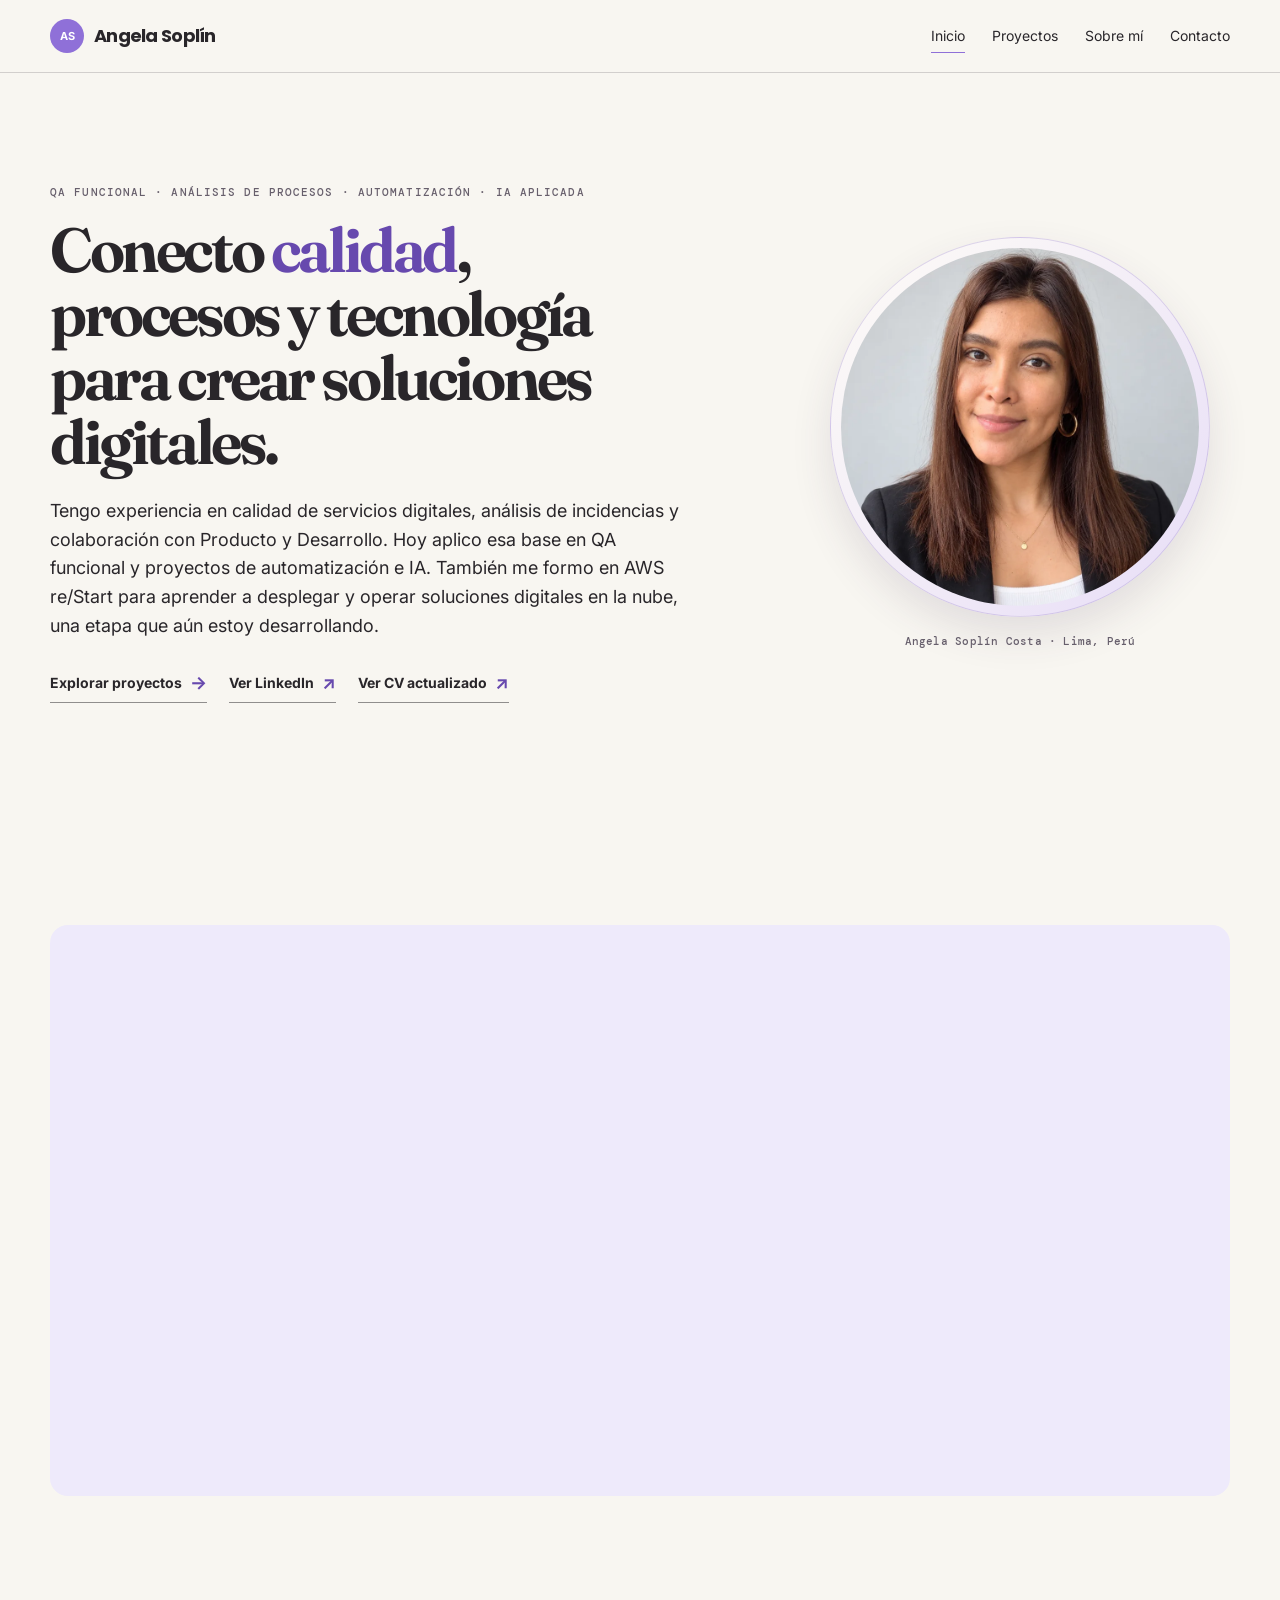
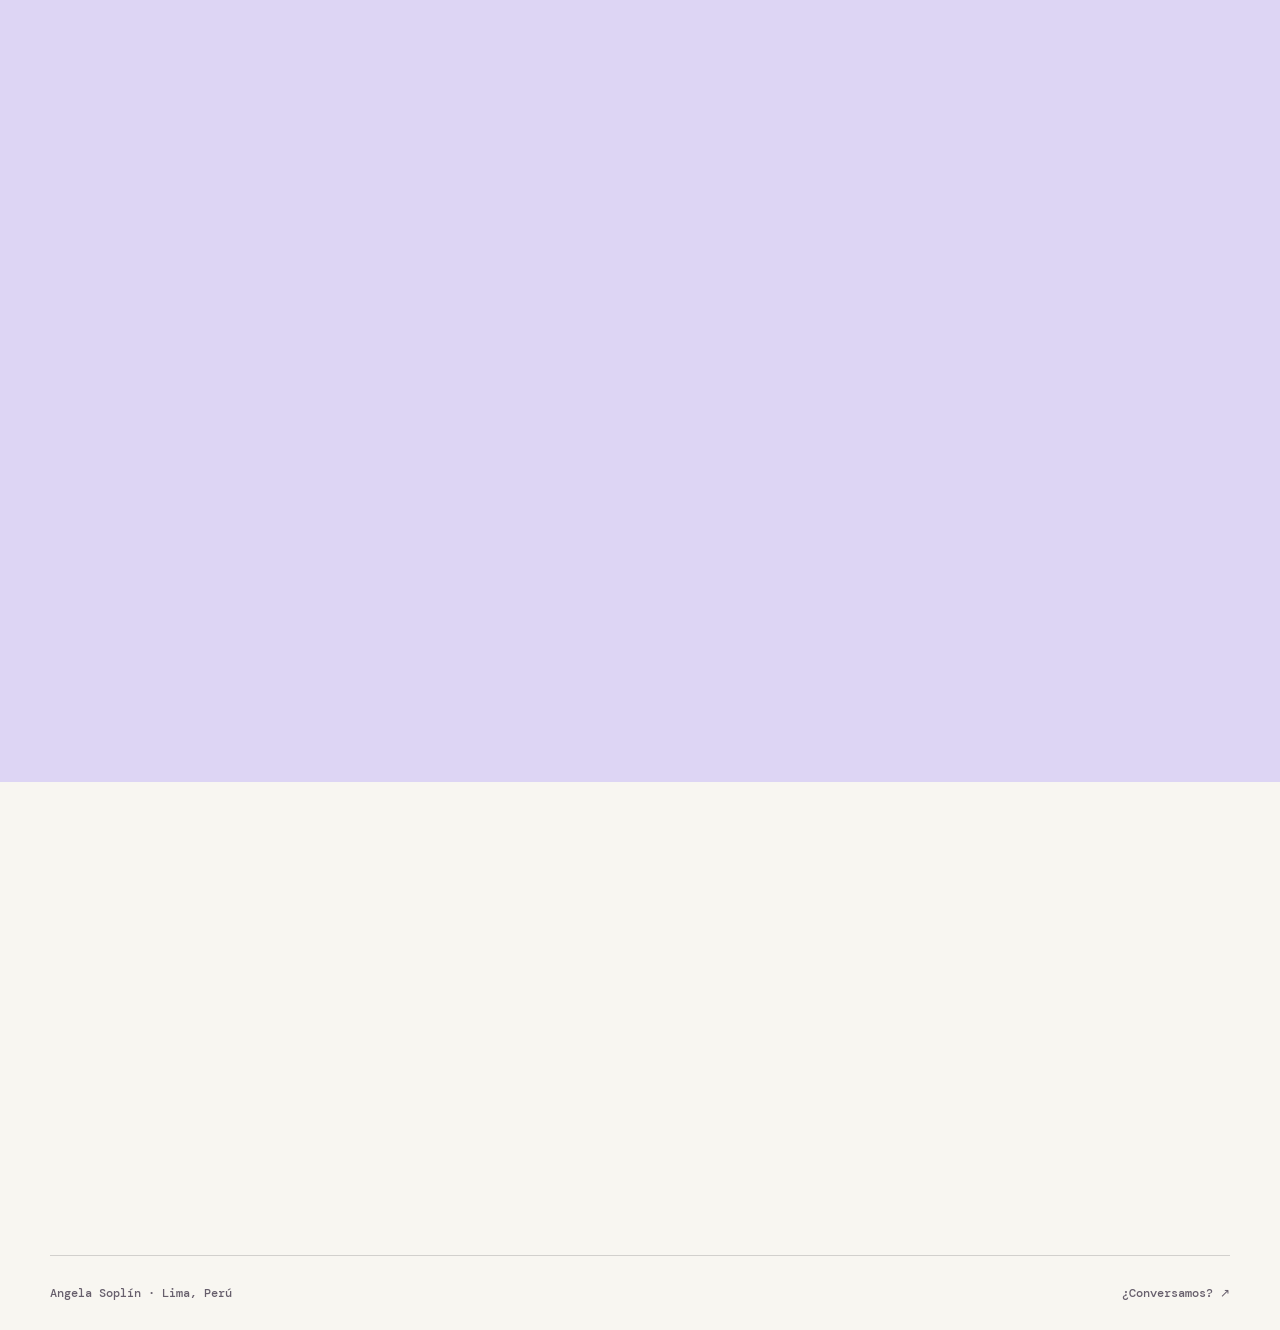
<file: index.html>
<!doctype html>
<html lang="es">
  <head>
    <meta charset="utf-8" />
    <meta name="viewport" content="width=device-width, initial-scale=1" />
    <title>Angela Soplín — QA funcional, análisis y soluciones digitales</title>
    <meta
      name="description"
      content="Portafolio de Angela Soplín: QA funcional E2E, análisis de incidencias, automatización de procesos y proyectos de IA aplicada. Casos EdTech, OCR y calidad digital."
    />
    <link rel="icon" href="assets/favicon.svg" type="image/svg+xml" />
    <link rel="preconnect" href="https://fonts.googleapis.com" />
    <link rel="preconnect" href="https://fonts.gstatic.com" crossorigin />
    <link
      href="https://fonts.googleapis.com/css2?family=DM+Mono:wght@400;500&family=Fraunces:opsz,wght@9..144,600;9..144,700&family=Inter:wght@400;500;600;700&family=Poppins:wght@600;700&display=swap"
      rel="stylesheet"
    />
    <link rel="stylesheet" href="css/styles.css" />
    <script src="assets/site-motion.js" defer></script>
  </head>
  <body>
    <a class="skip-link" href="#contenido">Saltar al contenido</a>

    <header class="site-header">
      <nav class="nav shell" aria-label="Navegación principal">
        <a class="brand" href="index.html" aria-label="Angela Soplín, inicio"
          ><i aria-hidden="true">AS</i>Angela Soplín</a
        >
        <div class="nav-links">
          <a class="active" href="index.html" aria-current="page">Inicio</a>
          <a href="#proyectos">Proyectos</a>
          <a href="sobre-mi.html">Sobre mí</a>
          <a href="contacto.html">Contacto</a>
        </div>
      </nav>
    </header>

    <main id="contenido">
      <section class="home-hero shell" data-reveal>
        <div>
          <p class="eyebrow">
            QA funcional · Análisis de procesos · Automatización · IA aplicada
          </p>
          <h1>
            Conecto <em>calidad</em>, procesos y tecnología para crear soluciones digitales.
          </h1>
          <p class="hero-copy">
            Tengo experiencia en calidad de servicios digitales, análisis de incidencias y colaboración con Producto y Desarrollo. Hoy aplico esa base en QA funcional y proyectos de automatización e IA. También me formo en AWS re/Start para aprender a desplegar y operar soluciones digitales en la nube, una etapa que aún estoy desarrollando.
          </p>
          <div class="hero-actions">
            <a class="editorial-link" href="#proyectos"
              >Explorar proyectos <span aria-hidden="true">→</span></a
            >
            <a
              class="editorial-link"
              href="https://www.linkedin.com/in/angela-soplin-costa/"
              target="_blank"
              rel="noopener"
              >Ver LinkedIn <span aria-hidden="true">↗</span></a>
            <a class="editorial-link" href="cv.html">Ver CV actualizado <span aria-hidden="true">↗</span></a
            >
          </div>
        </div>

        <aside class="home-portrait" aria-label="Retrato profesional de Angela">
          <div class="home-portrait-frame">
            <img src="assets/angela-home.webp" alt="Retrato profesional de Angela Soplín Costa" width="380" height="380" loading="eager" />
          </div>
          <span class="home-portrait-caption">Angela Soplín Costa · Lima, Perú</span>
        </aside>
      </section>

      <section class="trajectory" aria-labelledby="trayectoria-titulo">
        <div class="trajectory-panel shell">
          <div class="trajectory-copy" data-reveal>
            <p class="eyebrow">Trayectoria</p>
            <h2 class="section-title" id="trayectoria-titulo">
              De entender la operación a diseñar nuevas posibilidades.
            </h2>
            <p>
              Mi experiencia en CX, calidad e incidencias me llevó a las pruebas funcionales y al análisis de requerimientos. Ahora la complemento con formación en QA Automation, automatización e IA aplicada.
            </p>
          </div>

          <div class="timeline" aria-label="Evolución profesional de Angela">
            <div class="timeline-step" data-reveal>
              <b>2022</b><span>Operaciones</span
              ><small>Conocer el servicio desde dentro.</small>
            </div>
            <div class="timeline-step" data-reveal>
              <b>2023–2024</b><span>Experiencia y calidad</span
              ><small>Escuchar, ordenar y mejorar.</small>
            </div>
            <div class="timeline-step" data-reveal>
              <b>2024–2025</b><span>Voz del Cliente B2B</span
              ><small>Conectar señales con decisiones.</small>
            </div>
            <div class="timeline-step" data-reveal>
              <b>Hoy</b><span>Diseño, automatización e IA</span
              ><small>Crear y probar nuevas soluciones.</small>
            </div>
          </div>
          <div class="trajectory-companion" data-reveal><aside class="pixel-signature" aria-label="Firma visual de Angela"><div class="pixel-signature__portrait"><video autoplay muted loop playsinline preload="metadata" poster="assets/angela-pixel-poster.png" aria-label="Ilustración animada de Angela usando su laptop"><source src="assets/angela-pixel.webm" type="video/webm"></video></div><div class="pixel-signature__copy"><span class="pixel-signature__label">OBservar · CONECTAR · CREAR</span><p>Primero quiero <em>entender.</em></p></div></aside></div>
        </div>
      </section>

      <section
        class="projects"
        id="proyectos"
        aria-labelledby="proyectos-titulo"
      >
        <div class="shell">
          <div class="projects-heading">
            <div>
              <p class="eyebrow">Proyectos</p>
              <h2 class="section-title" id="proyectos-titulo">
                Proyectos de calidad, automatización y soluciones digitales.
              </h2>
            </div>
          </div>

          <div class="project-list">
            <article class="project-chapter" data-reveal>
              <div class="project-copy">
                <p class="project-index">01 · EdTech · QA funcional end-to-end</p>
                <h3>Validar el agendamiento como una experiencia completa.</h3>
                <p>
                  Realicé pruebas funcionales end-to-end del flujo de agendamiento
                  en una plataforma EdTech. Trabajé con escenarios BDD/Gherkin,
                  validaciones cross-browser y documentación de escenarios
                  PASS/FAIL y hallazgos funcionales.
                </p>
                <a class="editorial-link case-cta" href="edtech-qa.html"
                  >Explorar caso QA <span aria-hidden="true">→</span></a
                >
              </div>
              <div class="project-visual qa-editorial" aria-label="Resumen del caso de pruebas funcionales manuales de agendamiento">
                <div class="qa-editorial-head"><span class="qa-editorial-kicker">QA FUNCIONAL · E2E MANUAL</span><h4>Pruebas que <em>validan</em> la experiencia.</h4></div>
                <div class="qa-editorial-stages">
                  <div><span class="qa-stage-icon" aria-hidden="true">01</span><strong>Agendamiento</strong><small>Reglas de disponibilidad</small></div>
                  <div><span class="qa-stage-icon" aria-hidden="true">02</span><strong>Validación</strong><small>Resultado esperado vs. real</small></div>
                  <div><span class="qa-stage-icon" aria-hidden="true">03</span><strong>Hallazgos</strong><small>Evidencia y seguimiento</small></div>
                </div>
                <div class="qa-editorial-footer"><span>Flujo completo</span><span>BDD / Gherkin</span><span>Cross-browser</span></div>
              </div>
            </article>
            <article class="project-chapter" data-reveal>
              <div class="project-copy">
                <p class="project-index">
                  02 · Quipta · OCR y validación de datos
                </p>
                <h3>Quipta: del PDF a datos que puedes revisar.</h3>
                <p>
                  Probé un motor local que extrae tablas de presupuestos PDF hacia Excel, con reglas de validación y revisión humana. La experiencia web de Quipta continúa en diseño.
                </p>
                <a class="editorial-link case-cta" href="ocr-presupuestos.html"
                  >Explorar Quipta <span aria-hidden="true">→</span></a
                >
              </div>
              <div class="project-visual qa-editorial brand-project-visual" aria-label="Resumen visual de quipta · ocr y revisión">
                <div class="qa-editorial-head"><span class="qa-editorial-kicker">QUIPTA · OCR Y REVISIÓN</span><h4>Del PDF a datos para <em>revisión</em>.</h4></div>
                <div class="qa-editorial-stages"><div><span class="qa-stage-icon" aria-hidden="true">01</span><strong>Extracción</strong></div><div><span class="qa-stage-icon" aria-hidden="true">02</span><strong>Revisión</strong></div><div><span class="qa-stage-icon" aria-hidden="true">03</span><strong>Excel</strong></div></div>
                <div class="qa-editorial-footer"><span>OCRmyPDF</span><span>Tesseract</span><span>Validación humana</span></div>
              </div>
            </article>

            <article class="project-chapter" data-reveal>
              <div class="project-copy">
                <p class="project-index">
                  03 · Estar Bien · QA funcional y calidad digital
                </p>
                <h3>Ordenar el servicio también es cuidar.</h3>
                <p>
                  Participé en QA funcional, seguimiento de incidencias y mejora del flujo de atención, con criterios de criticidad, responsables y SLAs.
                </p>
                <a class="editorial-link case-cta" href="estar-bien.html"
                  >Explorar caso <span aria-hidden="true">→</span></a
                >
              </div>
              <div class="project-visual qa-editorial brand-project-visual" aria-label="Resumen visual de estar bien · calidad digital">
                <div class="qa-editorial-head"><span class="qa-editorial-kicker">ESTAR BIEN · CALIDAD DIGITAL</span><h4>De incidencias a <em>mejoras</em>.</h4></div>
                <div class="qa-editorial-stages"><div><span class="qa-stage-icon" aria-hidden="true">01</span><strong>Diagnóstico</strong></div><div><span class="qa-stage-icon" aria-hidden="true">02</span><strong>Coordinación</strong></div><div><span class="qa-stage-icon" aria-hidden="true">03</span><strong>Calidad</strong></div></div>
                <div class="qa-editorial-footer"><span>SQL / Cognito</span><span>Service Blueprint</span><span>CSAT</span></div>
              </div>
            </article>

            <article class="project-chapter" data-reveal>
              <div class="project-copy">
                <p class="project-index">04 · VolverIA · En desarrollo</p>
                <h3>Una conversación para acompañar la vuelta al trabajo.</h3>
                <p>
                  Diseñé y construí un agente que escucha, orienta con
                  información curada y reconoce cuándo debe derivar.
                </p>
                <a class="editorial-link case-cta" href="volveria.html"
                  >Explorar caso <span aria-hidden="true">→</span></a
                >
              </div>
              <div class="project-visual qa-editorial brand-project-visual" aria-label="Resumen visual de volveria · prototipo ia">
                <div class="qa-editorial-head"><span class="qa-editorial-kicker">VOLVERIA · PROTOTIPO IA</span><h4>Un regreso con <em>acompañamiento</em>.</h4></div>
                <div class="qa-editorial-stages"><div><span class="qa-stage-icon" aria-hidden="true">01</span><strong>Escucha</strong></div><div><span class="qa-stage-icon" aria-hidden="true">02</span><strong>Orientación</strong></div><div><span class="qa-stage-icon" aria-hidden="true">03</span><strong>Derivación</strong></div></div>
                <div class="qa-editorial-footer"><span>Telegram</span><span>n8n</span><span>IA aplicada</span></div>
              </div>
            </article>

            <article class="project-chapter" data-reveal>
              <div class="project-copy">
                <p class="project-index">05 · Centria · Voz del Cliente B2B</p>
                <h3>De hallazgos dispersos a un sistema trazable.</h3>
                <p>
                  Trabajé con encuestas VoC/NPS, análisis de resultados y seguimiento de observaciones en cuatro frentes B2B, coordinando acciones con los equipos involucrados.
                </p>
                <a class="editorial-link case-cta" href="centria.html"
                  >Explorar caso <span aria-hidden="true">→</span></a
                >
              </div>
              <div class="project-visual qa-editorial brand-project-visual" aria-label="Resumen visual de centria · voz del cliente">
                <div class="qa-editorial-head"><span class="qa-editorial-kicker">CENTRIA · VOZ DEL CLIENTE</span><h4>Escuchar para tomar <em>decisiones</em>.</h4></div>
                <div class="qa-editorial-stages"><div><span class="qa-stage-icon" aria-hidden="true">01</span><strong>Encuestas</strong></div><div><span class="qa-stage-icon" aria-hidden="true">02</span><strong>Análisis</strong></div><div><span class="qa-stage-icon" aria-hidden="true">03</span><strong>Seguimiento</strong></div></div>
                <div class="qa-editorial-footer"><span>Qualtrics</span><span>NPS</span><span>Salesforce</span></div>
              </div>
            </article>
          </div>

          <section class="selected-work" data-reveal aria-labelledby="piezas-titulo">
            <div class="selected-work-copy">
              <p class="eyebrow">Experiencia complementaria</p>
              <h2 class="section-title" id="piezas-titulo">Comunicación digital y mailing.</h2>
              <p>Una experiencia adicional en estructuración de contenido, piezas digitales y mailing HTML para GV Odontólogos. No forma parte de mis proyectos principales de QA y automatización.</p>
              <div class="selected-work-meta">
                <span>Comunicación digital</span><span>Emailing HTML</span><span>Diseño de contenido</span>
              </div>
              <a class="editorial-link case-cta" href="gv-odontologos.html">Ver experiencia complementaria <span aria-hidden="true">→</span></a>
            </div>
          </section>
        </div>
      </section>

      <section class="meet" aria-labelledby="conocer-titulo">
        <div class="meet-inner shell" data-reveal>
          <div>
            <p class="eyebrow">La persona detrás</p>
            <h2 id="conocer-titulo">Hola, soy Angela.</h2>
            <p class="meet-copy">
              Me interesa comprender lo que viven las personas y convertirlo en
              soluciones que puedan probarse, mejorarse y hacerse realidad.
            </p>
            <div class="meet-actions">
              <a class="editorial-link" href="sobre-mi.html"
                >Conoce más sobre mí <span aria-hidden="true">→</span></a
              >
              <a class="editorial-link" href="contacto.html"
                >Hablemos <span aria-hidden="true">→</span></a
              >
            </div>
          </div>
          
        </div>
      
      </section>
    </main>

    <footer class="home-footer shell">
      <p>Angela Soplín · Lima, Perú</p>
      <a href="contacto.html">¿Conversamos? ↗</a>
    </footer>
  
    <!-- Piloto de movimiento editorial: solo Home, sin librerías externas. -->
  </body>
</html>
</file>
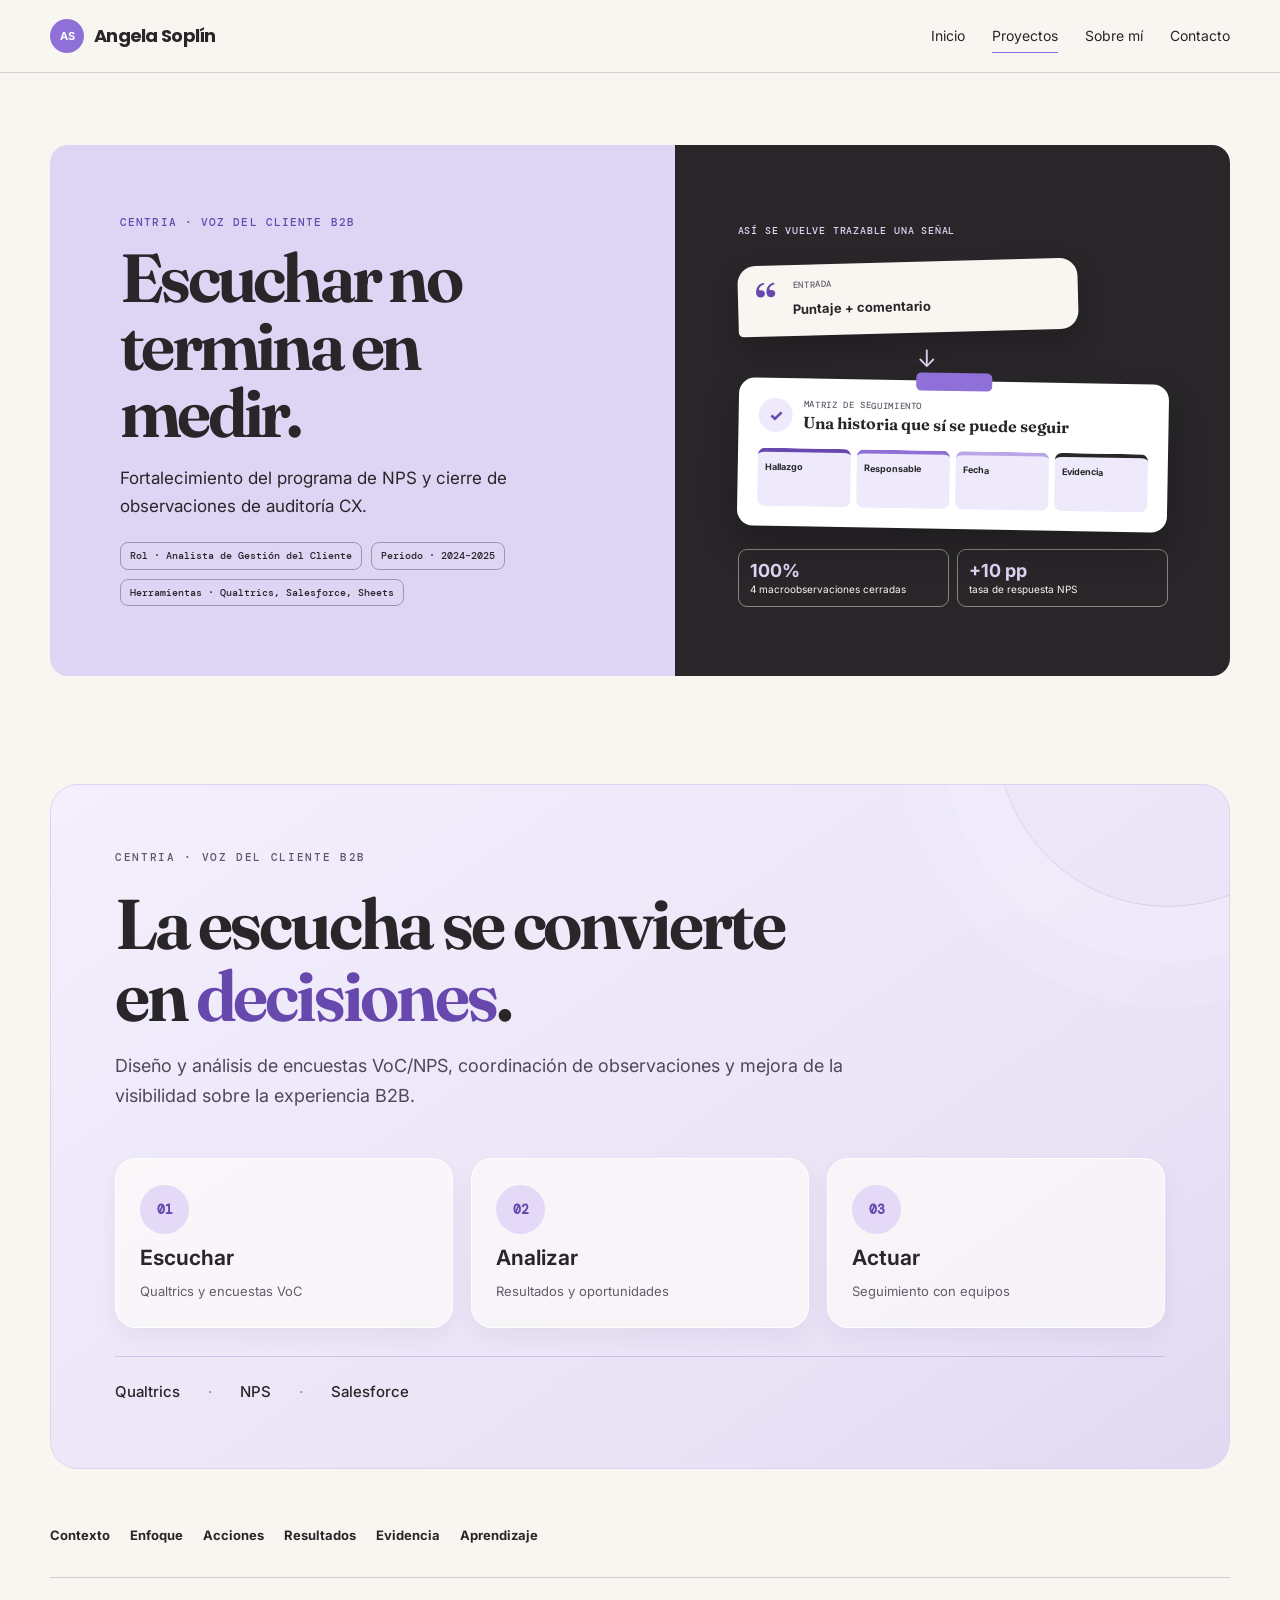
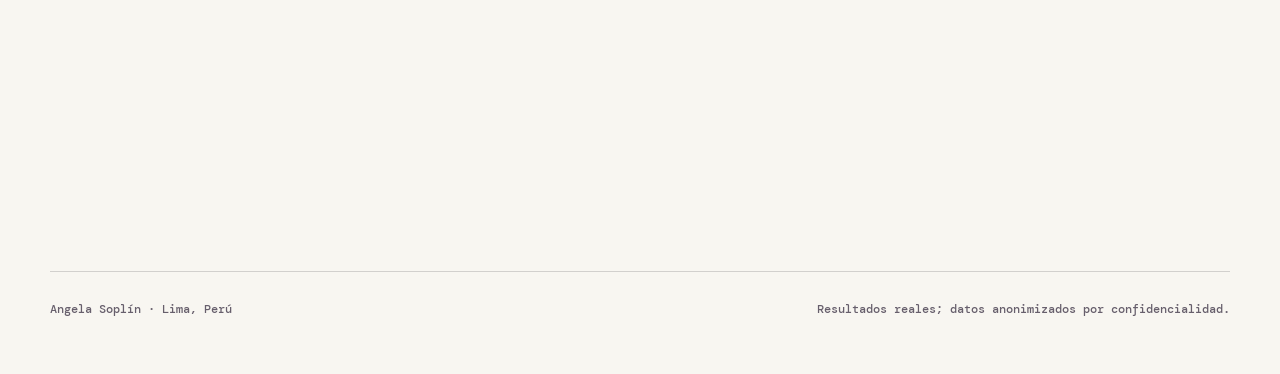
<file: centria.html>
<!doctype html>
<html lang="es">
  <head>
    <meta charset="utf-8" />
    <meta name="viewport" content="width=device-width, initial-scale=1" />
    <title>Centria — Voz del Cliente B2B | Angela Soplín</title>
    <meta
      name="description"
      content="Caso de Angela Soplín sobre Voz del Cliente B2B, trazabilidad, NPS y cierre de observaciones CX en Centria."
    />
    <link rel="icon" href="assets/favicon.svg" type="image/svg+xml" />
    <link rel="preconnect" href="https://fonts.googleapis.com" />
    <link rel="preconnect" href="https://fonts.gstatic.com" crossorigin />
    <link
      href="https://fonts.googleapis.com/css2?family=DM+Mono:wght@400;500&family=Fraunces:opsz,wght@9..144,600;9..144,700&family=Inter:wght@400;500;600;700&family=Poppins:wght@600;700&display=swap"
      rel="stylesheet"
    />
    <link rel="stylesheet" href="css/styles.css" />
    <script src="assets/site-motion.js" defer></script>
  </head>
  <body class="centria-page">
    <a class="skip-link" href="#contenido">Saltar al contenido</a>
    <header class="site-header">
      <nav class="nav shell" aria-label="Navegación principal">
        <a class="brand" href="index.html"
          ><i aria-hidden="true">AS</i>Angela Soplín</a
        >
        <div class="nav-links">
          <a href="index.html">Inicio</a>
          <a class="active" href="index.html#proyectos" aria-current="page"
            >Proyectos</a
          >
          <a href="sobre-mi.html">Sobre mí</a>
          <a href="contacto.html">Contacto</a>
        </div>
      </nav>
    </header>

    <main class="case-main shell" id="contenido">
      <section class="case-hero">
        <div class="case-hero-inner">
          <div class="case-hero-copy">
            <p class="eyebrow">Centria · Voz del Cliente B2B</p>
            <h1>Escuchar no termina en medir.</h1>
            <p>
              Fortalecimiento del programa de NPS y cierre de observaciones de
              auditoría CX.
            </p>
            <div class="case-meta">
              <span>Rol · Analista de Gestión del Cliente</span>
              <span>Periodo · 2024–2025</span>
              <span>Herramientas · Qualtrics, Salesforce, Sheets</span>
            </div>
          </div>
          <div
            class="case-cover"
            aria-label="De una señal del cliente a un cierre verificable"
          >
            <div class="centria-system">
              <p class="visual-label">Así se vuelve trazable una señal</p>

              <div class="signal-note">
                <span aria-hidden="true">“</span>
                <div>
                  <small>Entrada</small>
                  <strong>Puntaje + comentario</strong>
                </div>
              </div>

              <div class="system-arrow" aria-hidden="true">↓</div>

              <div class="tracking-sheet">
                <div class="tracking-sheet-head">
                  <span aria-hidden="true">✓</span>
                  <div>
                    <small>Matriz de seguimiento</small>
                    <strong>Una historia que sí se puede seguir</strong>
                  </div>
                </div>
                <div class="tracking-fields">
                  <span>Hallazgo</span>
                  <span>Responsable</span>
                  <span>Fecha</span>
                  <span>Evidencia</span>
                </div>
              </div>

              <div class="system-outcome">
                <span><b>100%</b> 4 macroobservaciones cerradas</span>
                <span><b>+10 pp</b> tasa de respuesta NPS</span>
              </div>
            </div>
          </div>
        </div>
      </section>
<section class="brand-case-highlight" aria-label="Resumen visual del proyecto"><div class="brand-case-highlight__header"><span class="brand-case-highlight__eyebrow">CENTRIA · VOZ DEL CLIENTE B2B</span><h2>La escucha se convierte en <em>decisiones</em>.</h2><p>Diseño y análisis de encuestas VoC/NPS, coordinación de observaciones y mejora de la visibilidad sobre la experiencia B2B.</p></div><div class="brand-case-highlight__cards"><div class="brand-case-highlight__card"><span class="brand-case-highlight__num">01</span><strong>Escuchar</strong><small>Qualtrics y encuestas VoC</small></div><div class="brand-case-highlight__card"><span class="brand-case-highlight__num">02</span><strong>Analizar</strong><small>Resultados y oportunidades</small></div><div class="brand-case-highlight__card"><span class="brand-case-highlight__num">03</span><strong>Actuar</strong><small>Seguimiento con equipos</small></div></div><div class="brand-case-highlight__strip"><span>Qualtrics</span><span>NPS</span><span>Salesforce</span></div></section>


      <nav class="case-nav" aria-label="Contenido del caso">
        <a href="#contexto">Contexto</a><a href="#enfoque">Enfoque</a
        ><a href="#acciones">Acciones</a><a href="#resultado">Resultados</a
        ><a href="#evidencia">Evidencia</a
        ><a href="#aprendizaje">Aprendizaje</a>
      </nav>

      <section class="case-snapshot" aria-label="Resumen del caso">
        <div>
          <span>El reto</span>
          <strong>Señales y evidencias dispersas</strong>
        </div>
        <div>
          <span>La decisión</span>
          <strong>Conectar medición, responsables y cierre</strong>
        </div>
        <div>
          <span>El cambio</span>
          <strong>Más participación y trazabilidad</strong>
        </div>
      </section>

      <article>
        <section class="story" id="contexto">
          <div class="story-label">01 · Contexto</div>
          <div class="story-content">
            <h2>
              La intención de escuchar existía; la trazabilidad, no siempre.
            </h2>
            <p class="story-intro">
              Al incorporarme había cuatro macroobservaciones de auditoría CX
              abiertas. Cada una reunía tareas, responsables y evidencias
              distintas.
            </p>
            <p>
              Además, los comentarios de clientes no siempre se convertían en
              planes de acción con responsable, fecha, estado y evidencia
              consolidada. Había también espacio para elevar la participación en
              las encuestas de NPS relacional B2B.
            </p>
          </div>
        </section>

        <section class="story" id="enfoque">
          <div class="story-label">02 · Enfoque</div>
          <div class="story-content">
            
            <h2>El problema no era solo medir.</h2>
            <p class="story-intro">
              La señal necesitaba una historia verificable: qué ocurrió, quién
              actuaría y qué cambió después.
            </p>
            <p>
              Abordé el trabajo en dos frentes conectados: ordenar el
              seguimiento de las observaciones pendientes y fortalecer el
              recorrido del feedback, desde la medición hasta el Close the Loop.
            </p>
            <div class="detail-grid">
              <div class="detail-card">
                <p class="mono-label">Investigación</p>
                <h3>Reunir las señales</h3>
                <p>
                  Analicé puntajes, participación y verbatims por segmento y
                  periodo, junto con señales de otros canales.
                </p>
              </div>
              <div class="detail-card">
                <p class="mono-label">Análisis</p>
                <h3>Encontrar patrones</h3>
                <p>
                  Categoricé comentarios abiertos para comprender qué explicaba
                  las notas y qué fricciones se repetían.
                </p>
              </div>
              <div class="detail-card">
                <p class="mono-label">Ideación</p>
                <h3>Reducir la fricción</h3>
                <p>
                  Formulé mejoras sobre el instrumento, la confidencialidad, el
                  contenido y la cadencia de envío.
                </p>
              </div>
              <div class="detail-card">
                <p class="mono-label">Propuesta</p>
                <h3>Hacer visible la respuesta</h3>
                <p>
                  Conecté medición, seguimiento, evidencia y comunicación de
                  cierre en un mismo ciclo.
                </p>
              </div>
            </div>
          </div>
        </section>

        <div class="pixel-story-interlude" aria-label="Reflexión de Angela"><aside class="pixel-signature pixel-signature--in-story" aria-label="Firma visual de Angela"><div class="pixel-signature__portrait"><video autoplay muted loop playsinline preload="metadata" poster="assets/angela-pixel-poster.png" aria-label="Ilustración animada de Angela usando su laptop"><source src="assets/angela-pixel.webm" type="video/webm"></video></div><div class="pixel-signature__copy"><span class="pixel-signature__label">OBservar · CONECTAR · CREAR</span><p>Escuchar es el primer paso para <em>mejorar.</em></p></div></aside></div>
<section class="story" id="acciones">
          <div class="story-label">03 · Acciones</div>
          <div class="story-content">
            <h2>De la dispersión a un sistema compartido.</h2>
            <div class="action-path">
              <section class="action-step">
                <div class="action-number">01</div>
                <div>
                  <p class="mono-label">Ordenar lo pendiente</p>
                  <h3>Convertir observaciones en compromisos visibles.</h3>
                  <p>
                    Construí una matriz con causa, acción, responsable, fecha,
                    estado y evidencia. Complementé el seguimiento en Salesforce
                    y reconstruí las líneas de tiempo de cada caso.
                  </p>
                  <div class="action-tags">
                    <span>Matriz</span><span>Salesforce</span
                    ><span>Evidencias</span>
                  </div>
                </div>
              </section>
              <section class="action-step">
                <div class="action-number">02</div>
                <div>
                  <p class="mono-label">Leer la señal</p>
                  <h3>Entender qué había detrás del puntaje.</h3>
                  <p>
                    Monitoreé participación, calificaciones y comentarios en
                    Qualtrics. Analicé verbatims y patrones por segmento y
                    periodo para orientar las conversaciones con las áreas.
                  </p>
                  <div class="action-tags">
                    <span>NPS</span><span>Qualtrics</span><span>Verbatims</span>
                  </div>
                </div>
              </section>
              <section class="action-step">
                <div class="action-number">03</div>
                <div>
                  <p class="mono-label">Cerrar el circuito</p>
                  <h3>Hacer visible qué se hizo con el feedback.</h3>
                  <p>
                    Ajusté contenido, periodicidad, confidencialidad y
                    recordatorios de la encuesta. Con el equipo formalizamos
                    pautas de respuesta y presenté avances y evidencias a los
                    responsables.
                  </p>
                  <div class="action-tags">
                    <span>Encuesta</span><span>Close the Loop</span
                    ><span>Cierre</span>
                  </div>
                </div>
              </section>
            </div>
          </div>
        </section>

        <section class="story" id="resultado">
          <div class="story-label">04 · Resultados</div>
          <div class="story-content">
            <h2>
              Más participación y mayor capacidad para demostrar el cambio.
            </h2>
            <p>
              Los resultados corresponden al periodo en el que participé y
              combinan coordinación, seguimiento y trabajo con las áreas
              responsables.
            </p>
            <div class="metric-row">
              <div class="metric">
                <b>100%</b
                ><small
                  >de las cuatro macroobservaciones de auditoría CX llevadas a
                  cierre</small
                >
              </div>
              <div class="metric">
                <b>+10 pp</b
                ><small
                  >en la tasa de respuesta del NPS B2B durante seis meses</small
                >
              </div>
              <div class="metric">
                <b>≈ +5 pts</b
                ><small>de recuperación del NPS entre mediciones</small>
              </div>
            </div>
          </div>
        </section>

        <section class="story" id="evidencia">
          <div class="story-label">05 · Evidencia</div>
          <div class="story-content">
            <h2>Medir era una forma de hacer visible el servicio.</h2>
            <p class="story-intro">
              Esta lámina recrea el criterio del instrumento: recoger la
              recomendación y entender qué dimensión concreta requería
              atención.
            </p>
            <figure class="evidence">
              <div class="case-proof centria-proof">
                <div class="proof-heading">
                  <p class="mono-label">Instrumento de escucha · recreado</p>
                  <h3>Una pregunta abre la conversación; las dimensiones explican qué hacer después.</h3>
                </div>
                <div class="survey-prompt">
                  <span>Recomendación</span>
                  <strong>¿Qué tan probable es que recomiendes el servicio?</strong>
                  <div class="survey-scale" aria-label="Escala de recomendación de 0 a 10">
                    <i>0</i><i>1</i><i>2</i><i>3</i><i>4</i><i>5</i><i>6</i><i>7</i><i>8</i><i>9</i><i>10</i>
                  </div>
                </div>
                <div class="dimension-list" aria-label="Dimensiones evaluadas">
                  <span>Calidad</span><span>Expertise</span><span>Atención oportuna</span><span>Valor</span><span>Relacionamiento</span><span>Gestión integrada</span><span>Flexibilidad</span>
                </div>
                <div class="proof-footer">
                  <span>Escuchar</span><b aria-hidden="true">→</b><span>Priorizar</span><b aria-hidden="true">→</b><span>Dar seguimiento</span>
                </div>
              </div>
              <figcaption>
                Recreación basada en las dimensiones que estructuré para
                orientar la lectura de la Voz del Cliente.
              </figcaption>
            </figure>
          </div>
        </section>

        <section class="story" id="aprendizaje">
          <div class="story-label">06 · Aprendizaje</div>
          <div class="story-content">
            <div class="reflection">
              <p>
                Escuchar es apenas el inicio. La Voz del Cliente gana fuerza
                cuando cada comentario puede recorrer un camino legible hasta
                una decisión.
              </p>
            </div>
          </div>
        </section>
      
</article>
    </main>

    <footer class="case-footer shell">
      <div class="case-footer-top">
        <h2>Cada señal necesita una respuesta que pueda seguirse.</h2>
        <a class="editorial-link case-cta" href="estar-bien.html"
          >Siguiente caso: Estar Bien <span aria-hidden="true">→</span></a
        >
      </div>
      <div class="footer-bottom">
        <p>Angela Soplín · Lima, Perú</p>
        <p>Resultados reales; datos anonimizados por confidencialidad.</p>
      </div>
    </footer>
  </body>
</html>
</file>
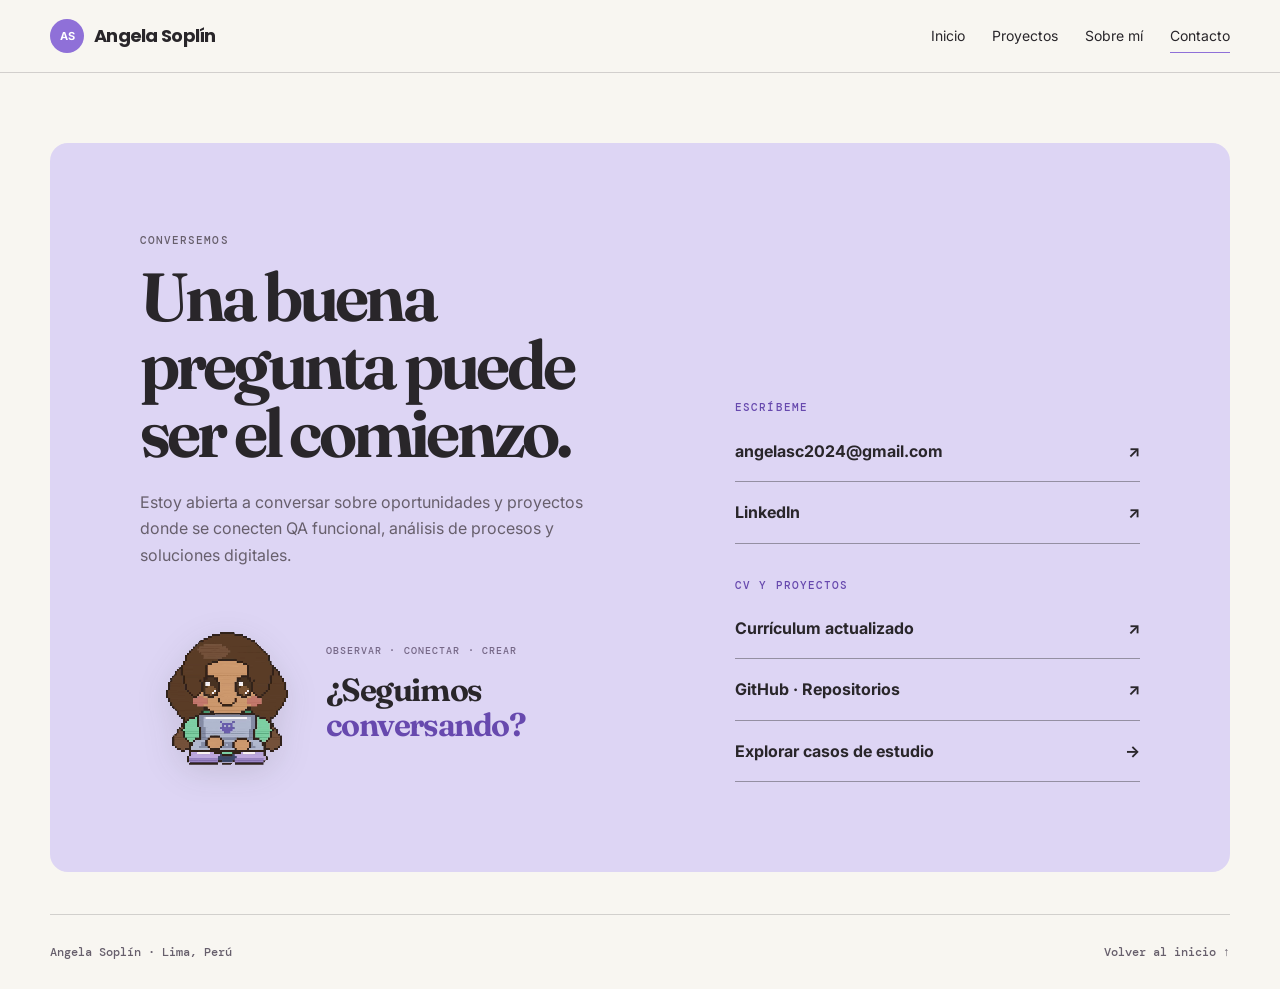
<file: contacto.html>
<!doctype html>
<html lang="es">
  <head>
    <meta charset="utf-8" />
    <meta name="viewport" content="width=device-width, initial-scale=1" />
    <title>Contacto — Angela Soplín</title>
    <meta
      name="description"
      content="Contacto profesional de Angela Soplín, profesional enfocada en QA funcional, análisis de incidencias y soluciones digitales."
    />
    <link rel="icon" href="assets/favicon.svg" type="image/svg+xml" />
    <link rel="preconnect" href="https://fonts.googleapis.com" />
    <link rel="preconnect" href="https://fonts.gstatic.com" crossorigin />
    <link
      href="https://fonts.googleapis.com/css2?family=DM+Mono:wght@400;500&family=Fraunces:opsz,wght@9..144,600;9..144,700&family=Inter:wght@400;500;600;700&family=Poppins:wght@600;700&display=swap"
      rel="stylesheet"
    />
    <link rel="stylesheet" href="css/styles.css" />
    <script src="assets/site-motion.js" defer></script>
  </head>
  <body class="contact-page">
    <a class="skip-link" href="#contenido">Saltar al contenido</a>
    <header class="site-header">
      <nav class="nav shell" aria-label="Navegación principal">
        <a class="brand" href="index.html"
          ><i aria-hidden="true">AS</i>Angela Soplín</a
        >
        <div class="nav-links">
          <a href="index.html">Inicio</a
          ><a href="index.html#proyectos">Proyectos</a
          ><a href="sobre-mi.html">Sobre mí</a
          ><a class="active" href="contacto.html" aria-current="page"
            >Contacto</a
          >
        </div>
      </nav>
    </header>

    <main class="shell" id="contenido">
      <section class="contact">
        <div class="contact-box">
          <div class="contact-intro">
            <p class="eyebrow">Conversemos</p>
            <h1>Una buena pregunta puede ser el comienzo.</h1>
            <p class="contact-copy">
              Estoy abierta a conversar sobre oportunidades y proyectos donde
              se conecten QA funcional, análisis de procesos y soluciones digitales.
            </p>
            <aside class="pixel-signature contact-pixel-signature" aria-label="Una invitación de Angela">
              <div class="pixel-signature__portrait">
                <video autoplay muted loop playsinline preload="metadata" poster="assets/angela-pixel-poster.png" aria-label="Ilustración animada de Angela con laptop">
                  <source src="assets/angela-pixel.webm" type="video/webm" />
                </video>
              </div>
              <div class="pixel-signature__copy">
                <span class="pixel-signature__label">OBSERVAR · CONECTAR · CREAR</span>
                <p>¿Seguimos <em>conversando?</em></p>
              </div>
            </aside>
          </div>
          <div class="contact-links">
            <p class="mono-label">Escríbeme</p>
            <a class="contact-link-main" href="mailto:angelasc2024@gmail.com"
              ><span>angelasc2024@gmail.com</span><span>↗</span></a
            >
            <a
              href="https://www.linkedin.com/in/angela-soplin-costa/"
              target="_blank"
              rel="noopener"
              ><span>LinkedIn</span><span>↗</span></a
            >
            <p class="mono-label contact-resources-label">CV y proyectos</p>
            <a href="cv.html"><span>Currículum actualizado</span><span>↗</span></a>
            <a href="https://github.com/AngelaSoplinCosta" target="_blank" rel="noopener"><span>GitHub · Repositorios</span><span>↗</span></a>
            <a href="index.html#proyectos"><span>Explorar casos de estudio</span><span>→</span></a>
          </div>
        </div>
      </section>
      <div class="footer-bottom contact-footer">
        <p>Angela Soplín · Lima, Perú</p>
        <a href="index.html">Volver al inicio ↑</a>
      </div>
    </main>
  </body>
</html>
</file>
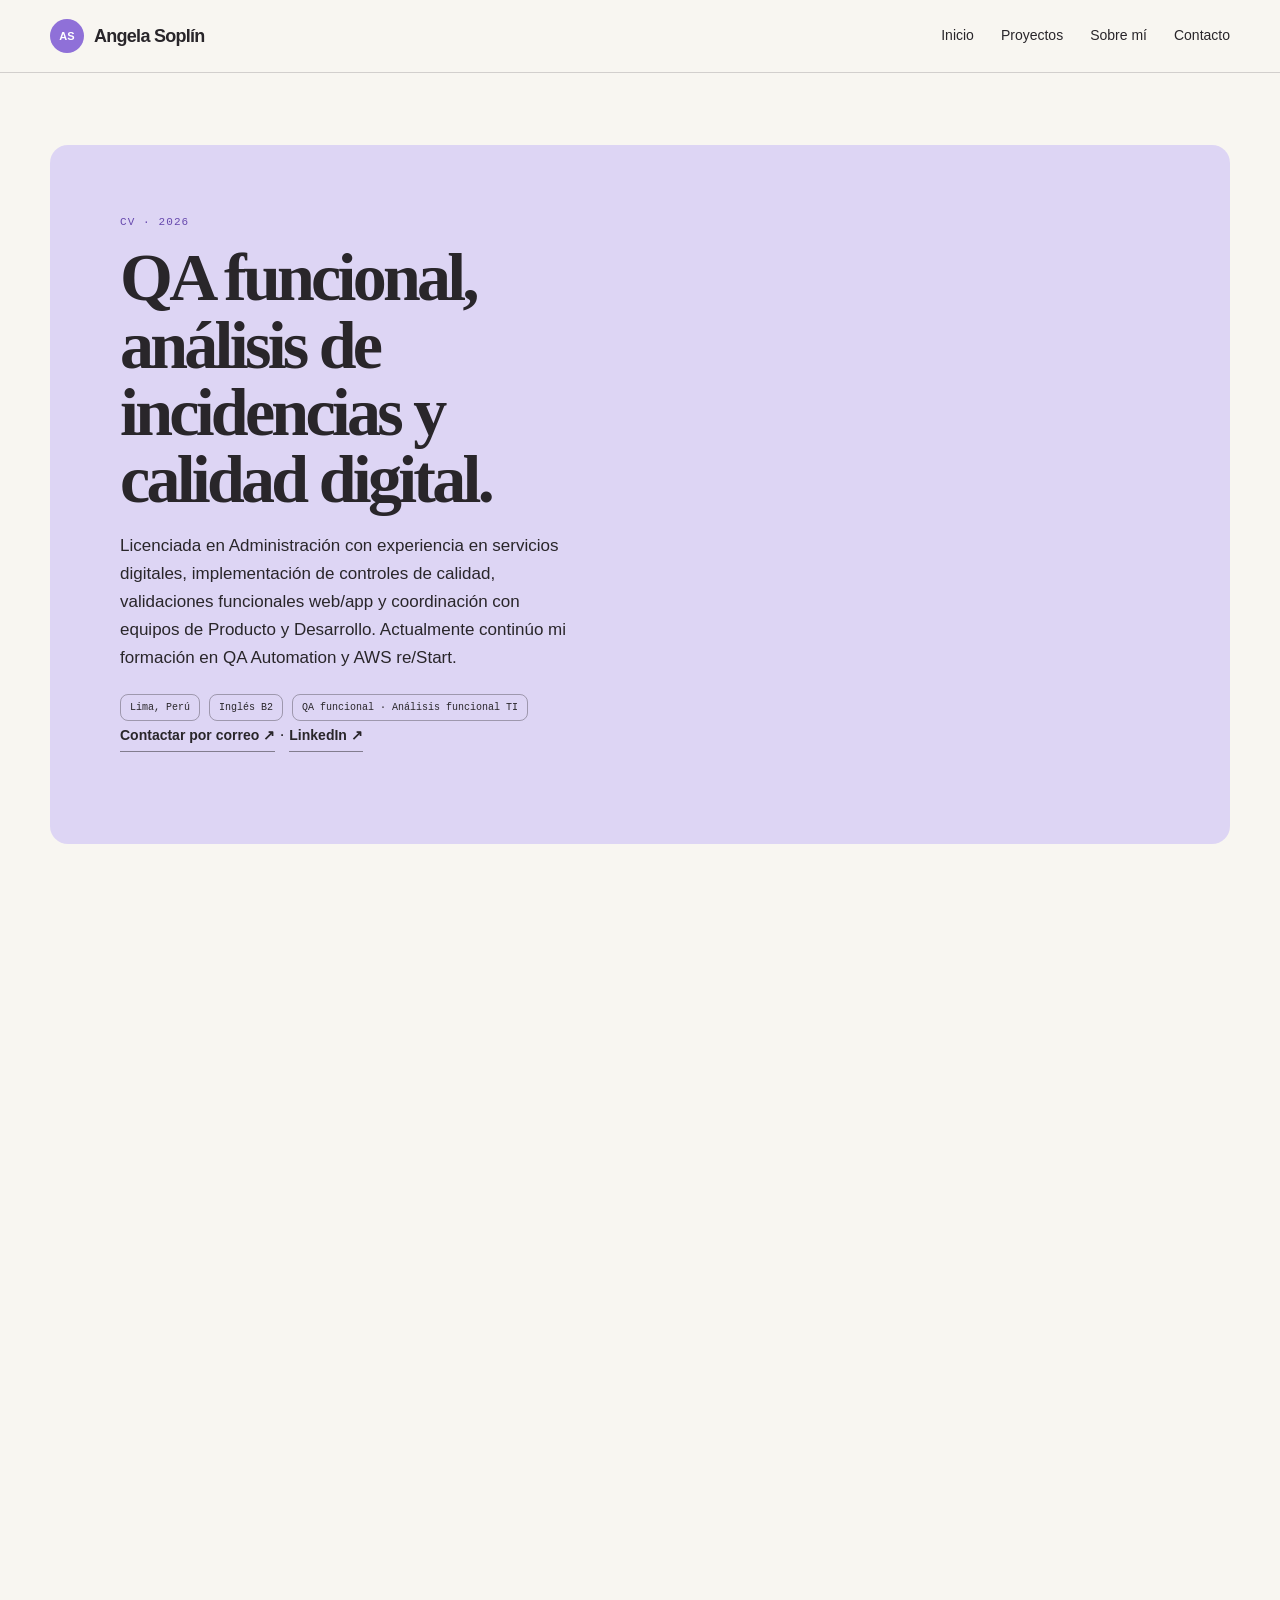
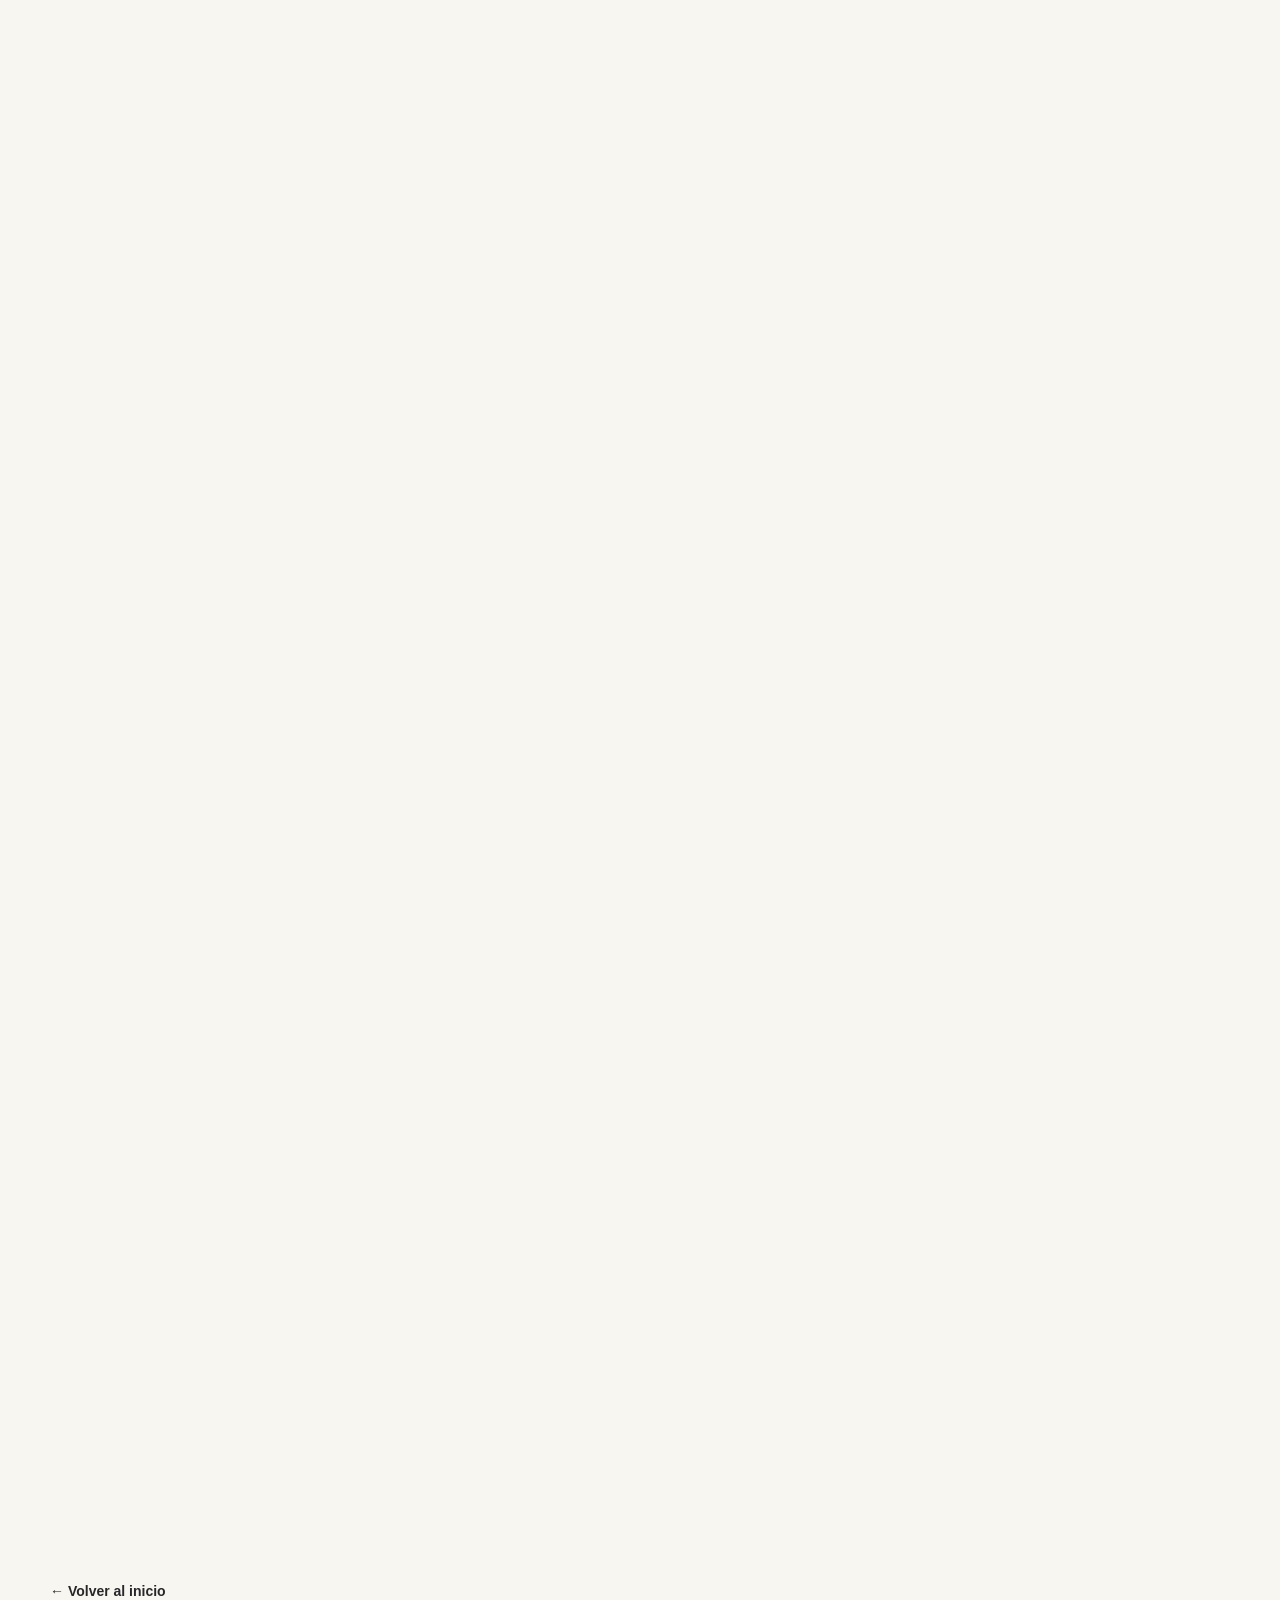
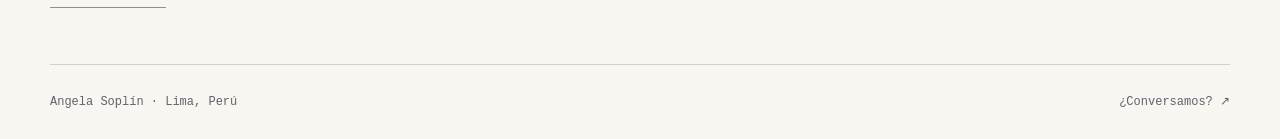
<file: cv.html>
<!doctype html>
<html lang="es"><head><meta charset="utf-8"><meta name="viewport" content="width=device-width,initial-scale=1"><title>CV profesional — Angela Soplín Costa</title><meta name="description" content="Currículum profesional de Angela Soplín: QA funcional, análisis de incidencias, calidad digital y proyectos tecnológicos."><link rel="icon" href="assets/favicon.svg" type="image/svg+xml"><link rel="stylesheet" href="css/styles.css">  <script src="assets/site-motion.js" defer></script>
  </head>
<body class="case-page"><a class="skip-link" href="#contenido">Saltar al contenido</a><header class="site-header"><nav class="nav shell" aria-label="Navegación principal"><a class="brand" href="index.html"><i aria-hidden="true">AS</i>Angela Soplín</a><div class="nav-links"><a href="index.html">Inicio</a><a href="index.html#proyectos">Proyectos</a><a href="sobre-mi.html">Sobre mí</a><a href="contacto.html">Contacto</a></div></nav></header>
<main class="case-main shell" id="contenido">
<section class="case-hero"><div class="case-hero-inner"><div class="case-hero-copy"><p class="eyebrow">CV · 2026</p><h1>QA funcional, análisis de incidencias y calidad digital.</h1><p>Licenciada en Administración con experiencia en servicios digitales, implementación de controles de calidad, validaciones funcionales web/app y coordinación con equipos de Producto y Desarrollo. Actualmente continúo mi formación en QA Automation y AWS re/Start.</p><div class="case-meta"><span>Lima, Perú</span><span>Inglés B2</span><span>QA funcional · Análisis funcional TI</span></div><p><a class="editorial-link" href="mailto:angelasc2024@gmail.com">Contactar por correo ↗</a> · <a class="editorial-link" href="https://www.linkedin.com/in/angela-soplin-costa/" target="_blank" rel="noopener">LinkedIn ↗</a></p></div></div></section>
<article>
<section class="story"><div class="story-label">01 · Competencias</div><div class="story-content"><h2>Validación, análisis y mejora de servicios digitales.</h2><p><strong>QA:</strong> pruebas funcionales E2E manuales, casos de prueba, BDD/Gherkin, reglas de negocio, criterios de aceptación, reporte de defectos, verificación de correcciones y Jira.</p><p><strong>Datos y calidad:</strong> SQL aplicado al diagnóstico de incidencias, consulta de usuarios en Amazon Cognito, Service Blueprint, AS-IS/TO-BE, CSAT, NPS, MTTR, Qualtrics, Salesforce y Excel.</p></div></section>
<section class="story"><div class="story-label">02 · Experiencia</div><div class="story-content"><h2>Experiencia profesional.</h2><div class="detail-grid"><div class="detail-card"><p class="mono-label">Dic 2024 – Jun 2025</p><h3>Centria · Analista de Gestión del Cliente</h3><p>Diseñé y desplegué encuestas VoC/NPS y dashboards en Qualtrics; participé en ajustes de frecuencia y confidencialidad asociados a un aumento aproximado del 10 % en la tasa de respuesta. Realicé seguimiento de observaciones en cuatro frentes B2B, contribuyendo al cierre del 100 % de las observaciones registradas, con apoyo de Salesforce.</p></div><div class="detail-card"><p class="mono-label">Feb 2023 – Feb 2024</p><h3>Estar Bien · Analista de Calidad</h3><p>Participé en la implementación del modelo de calidad, análisis de recorridos AS-IS/TO-BE, diagnóstico funcional con SQL y Amazon Cognito y validación de correcciones. Coordiné con Producto, Desarrollo y proveedores tecnológicos. Contribuí a reducir un 40 % las derivaciones innecesarias a Desarrollo y a mejorar el CSAT de sesiones con especialistas del 75 % al 90 %.</p></div><div class="detail-card"><p class="mono-label">Nov 2022 – Ene 2023</p><h3>Estar Bien · Asistente de Calidad</h3><p>Gestioné unas 92 incidencias mensuales y analicé patrones en videollamadas, agendamiento y acceso. Contribuí a mejorar el seguimiento de casos y a reducir aproximadamente un 20 % el MTTR con el equipo.</p></div><div class="detail-card"><p class="mono-label">Jun – Oct 2022</p><h3>Konecta · Atención al Cliente y Soporte</h3><p>Atendí consultas e incidencias del servicio Estar Bien; propuse mejoras en guiones de comunicación, claridad de respuestas y tiempos de atención.</p></div></div></div></section>
<section class="story"><div class="story-label">03 · Proyectos</div><div class="story-content"><h2>Proyectos y evidencia técnica.</h2><p><a class="editorial-link" href="edtech-qa.html">EdTech · QA E2E manual ↗</a> — colaboración puntual con diseño y ejecución de escenarios BDD/Gherkin de agendamiento.</p><p><a class="editorial-link" href="ocr-presupuestos.html">Quipta · OCR de presupuestos ↗</a> — motor local de extracción y validación por campo, con experiencia web en diseño.</p><p><a class="editorial-link" href="volveria.html">VolverIA ↗</a> — prototipo conversacional con Telegram, n8n e IA, en desarrollo.</p></div></section>
<section class="story"><div class="story-label">04 · Formación</div><div class="story-content"><h2>Aprendizaje continuo.</h2><p><strong>Universitaria:</strong> Licenciada en Administración — USMP, 2026.</p><p><strong>Certificaciones:</strong> Microsoft Certified: AI Business Professional (AB-370), 2026; Scrum Fundamentals, 2024.</p><p><strong>Formación:</strong> Análisis de Datos Aplicado al Negocio y Agentes de IA y Automatización — Laboratoria, 2026; Transformación Digital con IA y Automatización — NODO/Desafío Latam, 2026; UX — IDAT, 2025.</p><p><strong>En curso:</strong> AWS re/Start — Manantial; QA Automation — Desafío Latam.</p><p><strong>Idiomas:</strong> Español nativo; inglés B2.</p></div></section>
</article><p><a class="editorial-link" href="index.html">← Volver al inicio</a></p></main><footer class="home-footer shell"><p>Angela Soplín · Lima, Perú</p><a href="contacto.html">¿Conversamos? ↗</a></footer></body></html>
</file>
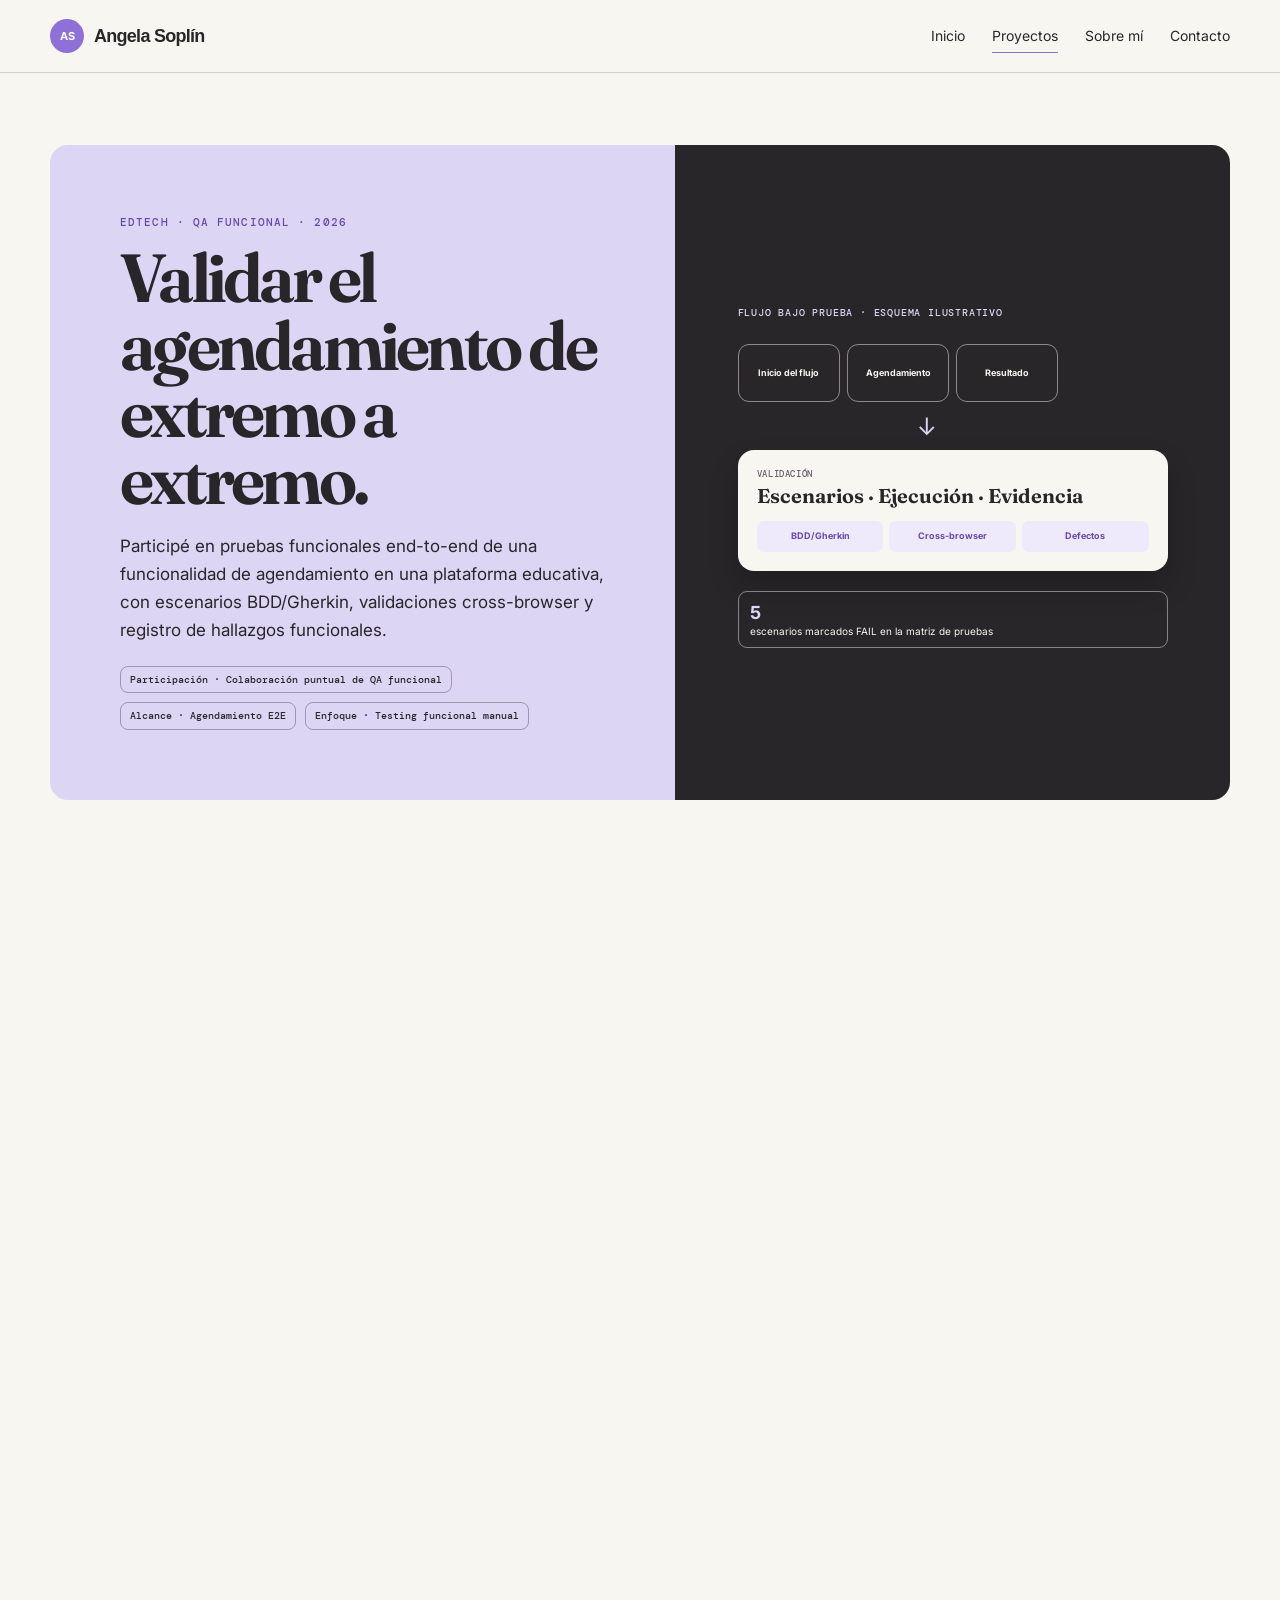
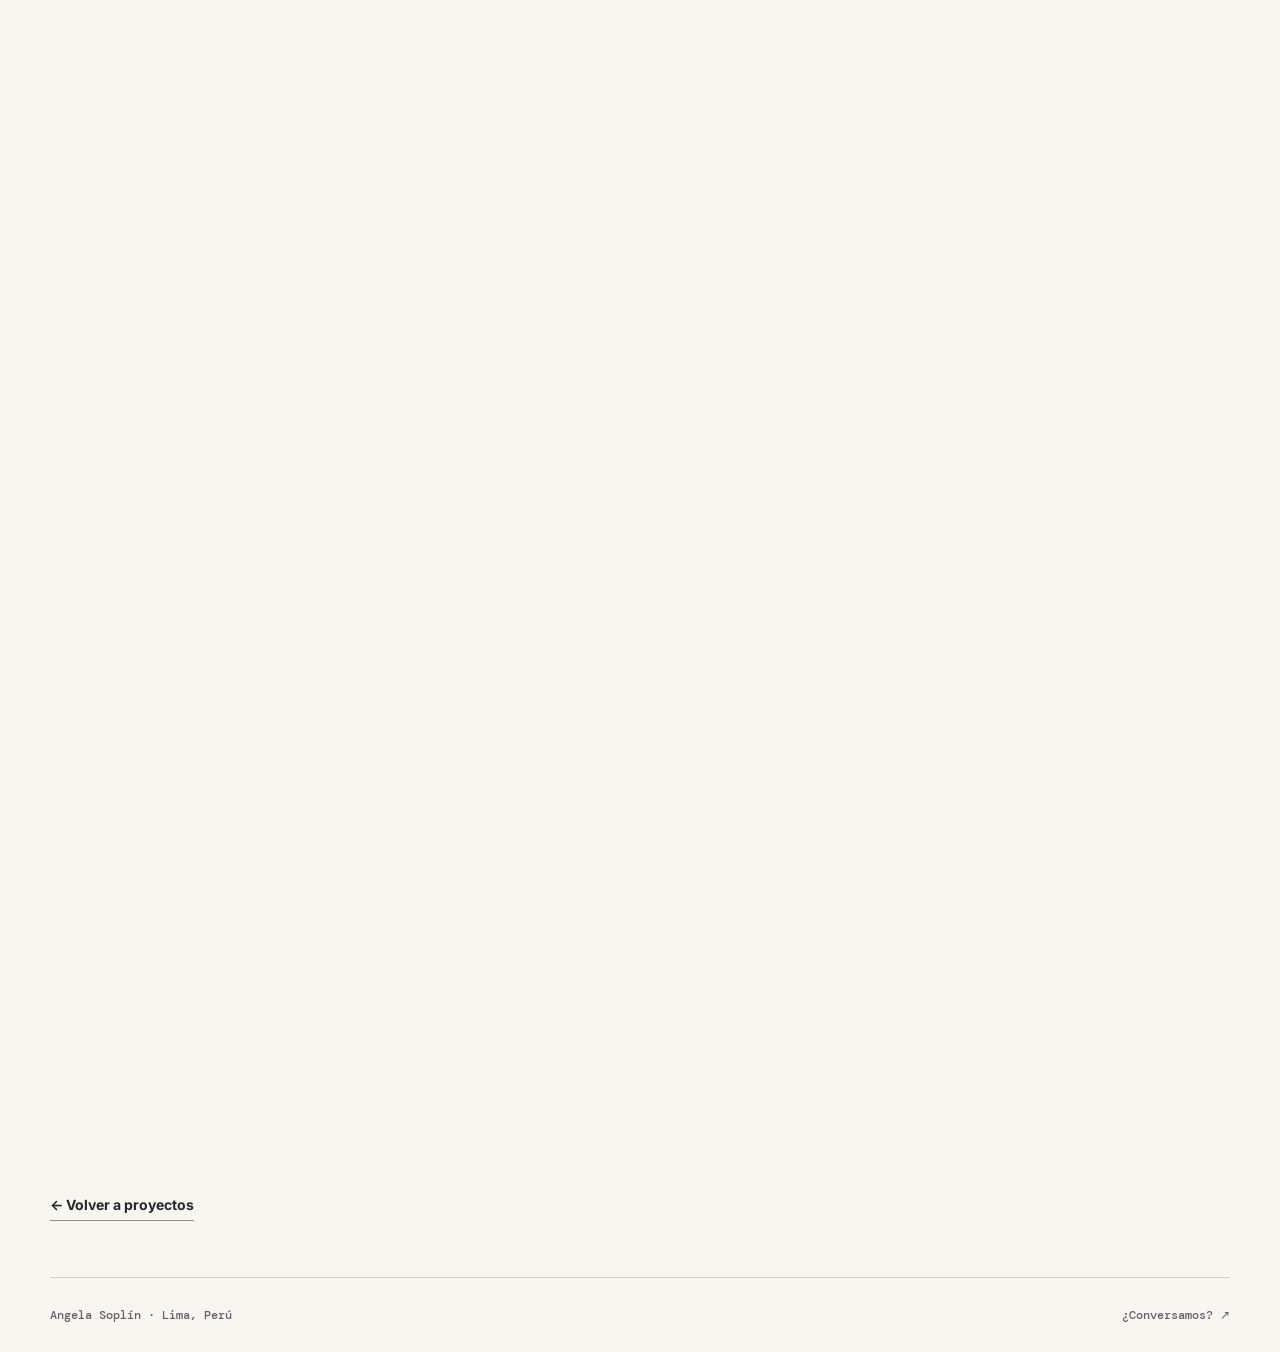
<file: edtech-qa.html>
<!doctype html>
<html lang="es">
<head>
<meta charset="utf-8" />
<meta name="viewport" content="width=device-width, initial-scale=1" />
<title>EdTech — QA funcional E2E | Angela Soplín</title>
<meta name="description" content="Caso de QA funcional end-to-end sobre el agendamiento en una plataforma EdTech, con BDD/Gherkin, validaciones cross-browser y escenarios de prueba y hallazgos documentados." />
<link rel="icon" href="assets/favicon.svg" type="image/svg+xml" />
<link rel="preconnect" href="https://fonts.googleapis.com" />
<link rel="preconnect" href="https://fonts.gstatic.com" crossorigin />
<link href="https://fonts.googleapis.com/css2?family=DM+Mono:wght@400;500&family=Fraunces:opsz,wght@9..144,600,700&family=Inter:wght@400;500;600;700&display=swap" rel="stylesheet" />
<link rel="stylesheet" href="css/styles.css" />
  <script src="assets/site-motion.js" defer></script>
  </head>
<body class="case-page">
<a class="skip-link" href="#contenido">Saltar al contenido</a>
<header class="site-header"><nav class="nav shell" aria-label="Navegación principal"><a class="brand" href="index.html"><i aria-hidden="true">AS</i>Angela Soplín</a><div class="nav-links"><a href="index.html">Inicio</a><a class="active" href="index.html#proyectos" aria-current="page">Proyectos</a><a href="sobre-mi.html">Sobre mí</a><a href="contacto.html">Contacto</a></div></nav></header>
<main class="case-main shell" id="contenido">
<section class="case-hero"><div class="case-hero-inner"><div class="case-hero-copy">
<p class="eyebrow">EdTech · QA funcional · 2026</p>
<h1>Validar el agendamiento de extremo a extremo.</h1>
<p>Participé en pruebas funcionales end-to-end de una funcionalidad de agendamiento en una plataforma educativa, con escenarios BDD/Gherkin, validaciones cross-browser y registro de hallazgos funcionales.</p>
<div class="case-meta"><span>Participación · Colaboración puntual de QA funcional</span><span>Alcance · Agendamiento E2E</span><span>Enfoque · Testing funcional manual</span></div>
</div><div class="case-cover"><div class="care-system"><p class="visual-label">Flujo bajo prueba · esquema ilustrativo</p><div class="care-sources"><span>Inicio del flujo</span><span>Agendamiento</span><span>Resultado</span></div><div class="system-arrow" aria-hidden="true">↓</div><div class="triage-card"><small>Validación</small><strong>Escenarios · Ejecución · Evidencia</strong><div><span>BDD/Gherkin</span><span>Cross-browser</span><span>Defectos</span></div></div><div class="system-outcome"><span><b>5</b> escenarios marcados FAIL en la matriz de pruebas</span></div></div></div></div></section>
<section class="brand-case-highlight" aria-label="Resumen visual del proyecto"><div class="brand-case-highlight__header"><span class="brand-case-highlight__eyebrow">QA FUNCIONAL · E2E MANUAL</span><h2>Pruebas que <em>aseguran</em> la experiencia.</h2><p>Colaboración puntual en validación funcional de agendamiento, con escenarios documentados y pruebas entre navegadores.</p></div><div class="brand-case-highlight__cards"><div class="brand-case-highlight__card"><span class="brand-case-highlight__num">01</span><strong>Agendamiento</strong><small>Disponibilidad y reglas del flujo</small></div><div class="brand-case-highlight__card"><span class="brand-case-highlight__num">02</span><strong>Validación</strong><small>Esperado frente a observado</small></div><div class="brand-case-highlight__card"><span class="brand-case-highlight__num">03</span><strong>Hallazgos</strong><small>Evidencia de escenarios FAIL</small></div></div><div class="brand-case-highlight__strip"><span>Flujo completo</span><span>BDD/Gherkin</span><span>Cross-browser</span></div></section>

<section class="case-snapshot" aria-label="Resumen"><div><span>Objetivo</span><strong>Comprobar el funcionamiento del agendamiento completo</strong></div><div><span>Método</span><strong>Pruebas funcionales E2E y escenarios BDD/Gherkin</strong></div><div><span>Resultado</span><strong>Escenarios PASS/FAIL registrados y hallazgos documentados</strong></div></section>
<article>
<section class="story"><div class="story-label">01 · Contexto</div><div class="story-content"><h2>La funcionalidad debía validarse como flujo completo.</h2><p class="story-intro">La revisión se centró en el comportamiento funcional del agendamiento desde la perspectiva del usuario, considerando el resultado del recorrido completo y no únicamente pantallas o componentes aislados.</p></div></section>
<section class="story"><div class="story-label">02 · Mi contribución</div><div class="story-content"><h2>Preparación de escenarios, ejecución y comunicación de hallazgos.</h2><div class="detail-grid"><div class="detail-card"><p class="mono-label">Escenarios</p><h3>BDD / Gherkin</h3><p>Trabajo con escenarios de comportamiento para organizar condiciones, acciones y resultados esperados.</p></div><div class="detail-card"><p class="mono-label">Validación</p><h3>Pruebas E2E funcionales</h3><p>Validación del flujo de agendamiento y revisiones cross-browser en Chrome, Firefox y Safari.</p></div><div class="detail-card"><p class="mono-label">Hallazgos</p><h3>Registro de defectos</h3><p>Registro de resultados esperados y reales, estado de cada escenario y observaciones para el seguimiento de hallazgos.</p></div></div></div></section>
<section class="story"><div class="story-label">03 · Evidencia de QA</div><div class="story-content"><h2>Un plan de pruebas y una matriz de casos ejecutados.</h2><p class="story-intro">El plan define alcance, riesgos, reglas de negocio, criterios de aceptación, navegadores y el recorrido happy path. La matriz documenta escenarios en formato GIVEN / WHEN / THEN, datos de prueba, resultado esperado, resultado real, estado PASS/FAIL y notas.</p><div class="detail-grid"><div class="detail-card"><p class="mono-label">Regla y riesgo</p><h3>Disponibilidad del tutor</h3><p>Se registró FAIL al intentar agendar en un rango ya ocupado y en un rango parcialmente disponible: el sistema permitió crear sesiones que debían bloquearse.</p></div><div class="detail-card"><p class="mono-label">Regla de negocio</p><h3>Selección obligatoria</h3><p>Un escenario marcado FAIL mostró que se podía completar el agendamiento sin tutor seleccionado.</p></div><div class="detail-card"><p class="mono-label">Validación temporal</p><h3>Horarios y fechas</h3><p>Se documentaron escenarios para hora de inicio y fin, días fuera del período y agendamiento en horarios pasados.</p></div></div><p><strong>Lectura de la evidencia:</strong> hay cinco filas marcadas FAIL en la matriz compartida. Esto describe escenarios fallidos y no implica necesariamente cinco defectos únicos. Otros escenarios constan como PASS y algunos registros no tienen estado final.</p><p>Los documentos de trabajo se mantienen fuera de la web pública hasta revisar y anonimizar cualquier dato o evidencia interna.</p></div></section>
<div class="pixel-story-interlude" aria-label="Reflexión de Angela"><aside class="pixel-signature pixel-signature--in-story" aria-label="Firma visual de Angela"><div class="pixel-signature__portrait"><video autoplay muted loop playsinline preload="metadata" poster="assets/angela-pixel-poster.png" aria-label="Ilustración animada de Angela usando su laptop"><source src="assets/angela-pixel.webm" type="video/webm"></video></div><div class="pixel-signature__copy"><span class="pixel-signature__label">OBservar · CONECTAR · CREAR</span><p>Probar también es <em>entender</em> el recorrido.</p></div></aside></div>
<section class="story"><div class="story-label">04 · Muestra de diseño de pruebas</div><div class="story-content"><h2>Cómo traduzco una regla de negocio en un escenario verificable.</h2><p class="story-intro">Ejemplo anonimizado y reconstruido a partir de una regla documentada en el plan de pruebas; no es una captura literal del sistema ni una transcripción de la matriz original.</p><div class="detail-grid"><div class="detail-card"><p class="mono-label">Regla de negocio</p><h3>Disponibilidad del tutor</h3><p>No debería permitirse crear una sesión si el tutor no dispone del rango horario seleccionado.</p></div><div class="detail-card"><p class="mono-label">Diseño de escenario</p><h3>Given / When / Then</h3><p><strong>Dado</strong> un tutor sin disponibilidad en el intervalo elegido, <strong>cuando</strong> el alumno intenta confirmar la sesión, <strong>entonces</strong> el sistema debe impedir la creación e informar del conflicto.</p></div><div class="detail-card"><p class="mono-label">Qué se verifica</p><h3>Resultado esperado vs. real</h3><p>La matriz registra un escenario fallido en el que el sistema permitió agendar en un rango ocupado. El caso comunica el hallazgo sin reproducir datos internos.</p></div></div><p><strong>Alcance:</strong> Google Calendar se señaló como integración de una fase posterior en el plan. No se afirma que esa integración estuviera validada de extremo a extremo.</p></div></section>
<section class="story"><div class="story-label">05 · Alcance y evidencia</div><div class="story-content"><h2>Testing E2E no significa necesariamente automatización.</h2><p>Este caso documenta pruebas funcionales manuales de extremo a extremo. No se presenta como una suite automatizada con Playwright o Selenium ni se atribuye una corrección de defectos que no esté documentada.</p><p>Por confidencialidad, no se incluyen capturas ni datos internos de la plataforma. La matriz revisada respalda ejemplos de casos y hallazgos descritos de forma anonimizada en esta página. El plan y la matriz son documentos de trabajo, no una certificación laboral. En una entrevista puedo explicar criterios, pasos de reproducción, resultado esperado y resultado observado sin revelar información del cliente.</p></div></section>
<section class="story"><div class="story-label">06 · Habilidades transferibles</div><div class="story-content"><h2>De comprender un problema a validar su comportamiento.</h2><p>Mi experiencia previa en incidencias y calidad de servicios digitales me ayudó a abordar pruebas funcionales con atención al impacto del defecto sobre la experiencia del usuario y a comunicar los hallazgos de manera clara.</p></div></section>

</article><p><a class="editorial-link" href="index.html#proyectos">← Volver a proyectos</a></p>
</main><footer class="home-footer shell"><p>Angela Soplín · Lima, Perú</p><a href="contacto.html">¿Conversamos? ↗</a></footer>
</body></html>
</file>
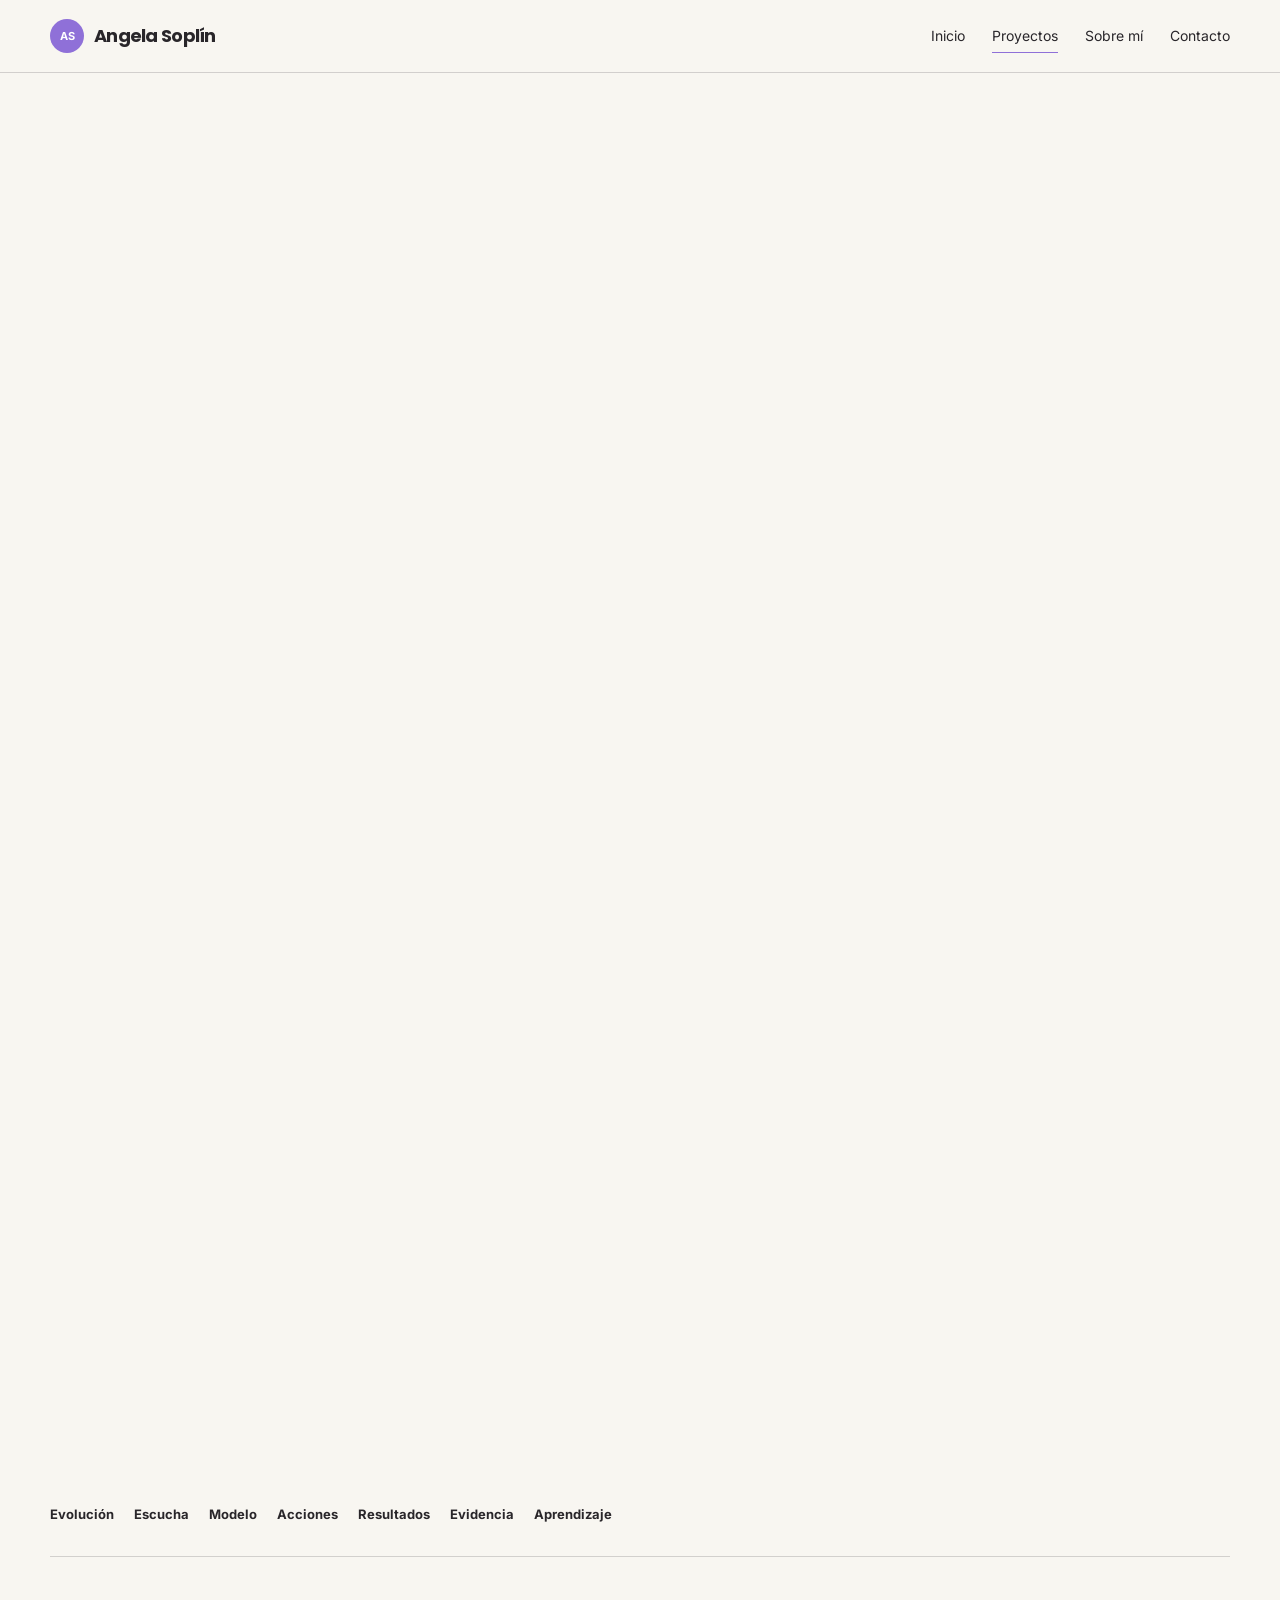
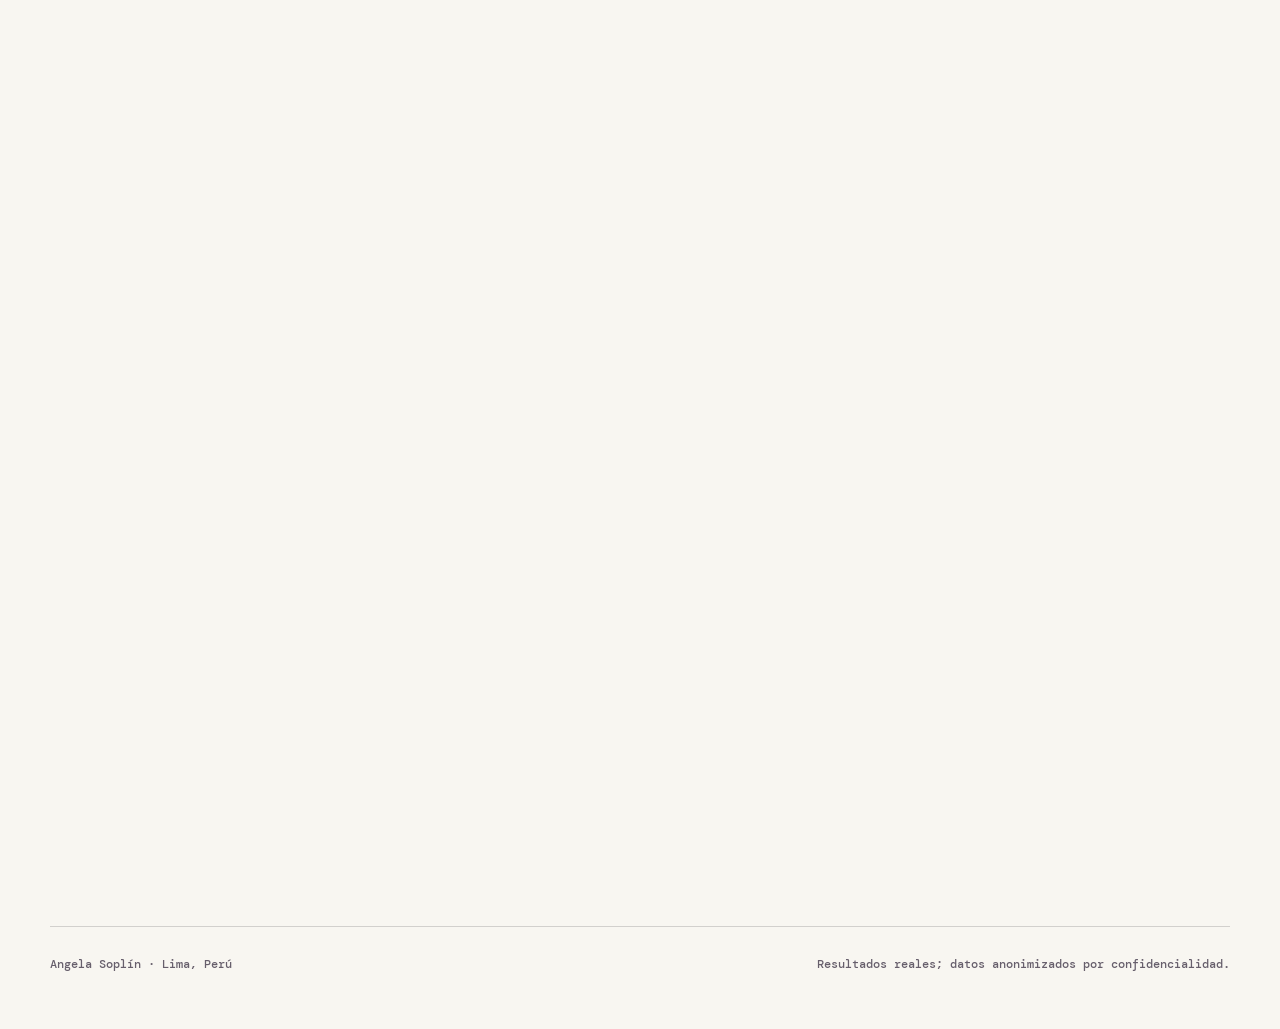
<file: estar-bien.html>
<!doctype html>
<html lang="es">
  <head>
    <meta charset="utf-8" />
    <meta name="viewport" content="width=device-width, initial-scale=1" />
    <title>Estar Bien — Calidad y gestión de incidencias | Angela Soplín</title>
    <meta
      name="description"
      content="Caso de Angela Soplín sobre escucha del usuario, calidad y diseño de un modelo trazable de incidencias para Estar Bien de Rímac Seguros."
    />
    <link rel="icon" href="assets/favicon.svg" type="image/svg+xml" />
    <link rel="preconnect" href="https://fonts.googleapis.com" />
    <link rel="preconnect" href="https://fonts.gstatic.com" crossorigin />
    <link
      href="https://fonts.googleapis.com/css2?family=DM+Mono:wght@400;500&family=Fraunces:opsz,wght@9..144,600;9..144,700&family=Inter:wght@400;500;600;700&family=Poppins:wght@600;700&display=swap"
      rel="stylesheet"
    />
    <link rel="stylesheet" href="css/styles.css" />
    <script src="assets/site-motion.js" defer></script>
  </head>
  <body class="estar-bien-page">
    <a class="skip-link" href="#contenido">Saltar al contenido</a>
    <header class="site-header">
      <nav class="nav shell" aria-label="Navegación principal">
        <a class="brand" href="index.html"
          ><i aria-hidden="true">AS</i>Angela Soplín</a
        >
        <div class="nav-links">
          <a href="index.html">Inicio</a
          ><a class="active" href="index.html#proyectos" aria-current="page"
            >Proyectos</a
          ><a href="sobre-mi.html">Sobre mí</a
          ><a href="contacto.html">Contacto</a>
        </div>
      </nav>
    </header>

    <main class="case-main shell" id="contenido">
      <section class="case-hero">
        <div class="case-hero-inner">
          <div class="case-hero-copy">
            <p class="eyebrow">Estar Bien · Rímac Seguros</p>
            <h1>Orden para cuidar.</h1>
            <p>
              De las pruebas funcionales y el análisis de incidencias a mejoras coordinadas con Producto y Desarrollo, con criterios de criticidad y seguimiento.
            </p>
            <div class="case-meta">
              <span>Rol · Asistente → Analista de Experiencia y Calidad</span>
              <span>Periodo · 2022–2024</span>
              <span>Foco · QA funcional, calidad e incidencias</span>
            </div>
          </div>
          <div
            class="case-cover"
            aria-label="De señales dispersas a una respuesta coordinada"
          >
            <div class="care-system">
              <p class="visual-label">Del hallazgo a la respuesta</p>
              <div class="care-sources" aria-label="Fuentes de información">
                <span>Encuestas</span><span>WhatsApp</span><span>QA</span
                ><span>Plataforma</span>
              </div>
              <div class="system-arrow" aria-hidden="true">↓</div>
              <div class="triage-card">
                <small>Lenguaje compartido</small>
                <strong>Tipificar + priorizar</strong>
                <div>
                  <span>Tipo</span><span>Criticidad</span><span>Journey</span>
                </div>
              </div>
              <div class="care-response">
                <span><b>01</b> Responsable</span>
                <span><b>02</b> SLA</span>
                <span><b>03</b> Seguimiento</span>
              </div>
              <div class="system-outcome">
                <span><b>75% → 90%</b> CSAT de sesiones</span>
                <span><b>−20%</b> tiempo medio de resolución</span>
              </div>
            </div>
          </div>
        </div>
      </section>
<section class="brand-case-highlight" aria-label="Resumen visual del proyecto"><div class="brand-case-highlight__header"><span class="brand-case-highlight__eyebrow">ESTAR BIEN · CALIDAD DIGITAL</span><h2>Calidad que conecta operación y <em>experiencia</em>.</h2><p>Del análisis de incidencias a la coordinación de mejoras y validaciones funcionales en una plataforma de servicios digitales.</p></div><div class="brand-case-highlight__cards"><div class="brand-case-highlight__card"><span class="brand-case-highlight__num">01</span><strong>Incidencias</strong><small>Acceso, citas y sesiones</small></div><div class="brand-case-highlight__card"><span class="brand-case-highlight__num">02</span><strong>Seguimiento</strong><small>Coordinación entre equipos</small></div><div class="brand-case-highlight__card"><span class="brand-case-highlight__num">03</span><strong>Mejora</strong><small>Calidad y criterios de atención</small></div></div><div class="brand-case-highlight__strip"><span>SQL y Cognito</span><span>Service Blueprint</span><span>CSAT / MTTR</span></div></section>


      <nav class="case-nav" aria-label="Contenido del caso">
        <a href="#evolucion">Evolución</a><a href="#escucha">Escucha</a
        ><a href="#modelo">Modelo</a><a href="#acciones">Acciones</a
        ><a href="#resultado">Resultados</a><a href="#evidencia">Evidencia</a
        ><a href="#aprendizaje">Aprendizaje</a>
      </nav>

      <section class="case-snapshot" aria-label="Resumen del caso">
        <div>
          <span>El reto</span>
          <strong>Feedback y casos sin una vista común</strong>
        </div>
        <div>
          <span>La decisión</span>
          <strong>Crear criterios, responsables y tiempos visibles</strong>
        </div>
        <div>
          <span>El cambio</span>
          <strong>Menos recurrencia y resolución más clara</strong>
        </div>
      </section>

      <article>
        <section class="story" id="evolucion">
          <div class="story-label">01 · Evolución</div>
          <div class="story-content">
            <h2>El caso reúne dos etapas de una misma transformación.</h2>
            <p class="story-intro">
              Primero ayudé a reunir la voz del usuario y hacer visibles los
              patrones. Después participé en convertir esos hallazgos en un
              sistema de gestión más claro.
            </p>
            <div class="detail-grid">
              <div class="detail-card">
                <p class="mono-label">Etapa 1</p>
                <h3>Escucha y calidad</h3>
                <p>
                  Programas de escucha, validación funcional de flujos web y app, consolidación de hallazgos y seguimiento de mejoras con equipos internos.
                </p>
              </div>
              <div class="detail-card">
                <p class="mono-label">Etapa 2</p>
                <h3>Incidencias y SLAs</h3>
                <p>
                  Tipificación, criticidad, consultas SQL, validaciones funcionales,
                  seguimiento de correcciones y criterios de escalamiento.
                </p>
              </div>
            </div>
          </div>
        </section>

        <section class="story" id="escucha">
          <div class="story-label">02 · Escucha</div>
          <div class="story-content">
            <h2>El feedback estaba disperso en al menos cuatro fuentes.</h2>
            <p class="story-intro">
              Estar Bien ofrecía sesiones con especialistas por web y app.
              Encuestas, WhatsApp, controles de calidad y validaciones de
              plataforma mostraban fragmentos distintos de la experiencia.
            </p>
            <p>
              Sin una vista consolidada era difícil ver patrones, ubicar el
              momento del journey afectado o saber qué área debía atender cada
              hallazgo.
            </p>
            <div class="detail-grid">
              <div class="detail-card">
                <p class="mono-label">A1</p>
                <h3>Programas de escucha</h3>
                <p>
                  Apoyé Usuario Misterioso y Embajadores de Calidad; diseñé
                  encuestas en Typeform y coordiné convocatorias por WhatsApp.
                </p>
              </div>
              <div class="detail-card">
                <p class="mono-label">A2</p>
                <h3>Consolidación</h3>
                <p>
                  Unifiqué señales con categorías de journey, recurrencia,
                  impacto y área responsable.
                </p>
              </div>
              <div class="detail-card">
                <p class="mono-label">A3</p>
                <h3>Clustering</h3>
                <p>
                  Agrupé hallazgos en Miro para reconocer puntos de dolor y
                  oportunidades.
                </p>
              </div>
              <div class="detail-card">
                <p class="mono-label">A4</p>
                <h3>QA funcional</h3>
                <p>
                  Validé navegación, usabilidad, textos y funcionamiento en web
                  y app, con seguimiento posterior.
                </p>
              </div>
            </div>
          </div>
        </section>

        <div class="pixel-story-interlude" aria-label="Reflexión de Angela"><aside class="pixel-signature pixel-signature--in-story" aria-label="Firma visual de Angela"><div class="pixel-signature__portrait"><video autoplay muted loop playsinline preload="metadata" poster="assets/angela-pixel-poster.png" aria-label="Ilustración animada de Angela usando su laptop"><source src="assets/angela-pixel.webm" type="video/webm"></video></div><div class="pixel-signature__copy"><span class="pixel-signature__label">OBservar · CONECTAR · CREAR</span><p>Mejorar comienza por entender las <em>fricciones.</em></p></div></aside></div>
<section class="story" id="modelo">
          <div class="story-label">03 · Problema</div>
          <div class="story-content">
            
            <h2>92 incidencias al mes: encontrar patrones para resolver mejor.</h2>
            <p class="story-intro">
              Fallas tecnológicas, errores de uso, consultas y solicitudes de
              mejora se gestionaban con criterios poco claros.
            </p>
            <p>
              La necesidad de mejorar la trazabilidad y la coordinación generaba
              duplicidad, reprocesos y escalaciones innecesarias. Esto era
              especialmente sensible en recorridos como inicio de sesión, agendamiento y
              videollamadas con especialistas. Para investigar fallas consulté registros con SQL y datos de usuarios en Amazon Cognito; también coordiné el seguimiento con Desarrollo y proveedores como Kushki y Clínica Internacional.
            </p>
          </div>
        </section>

        <section class="story" id="acciones">
          <div class="story-label">04 · Solución</div>
          <div class="story-content">
            <h2>Dar nombre al problema antes de intentar resolverlo.</h2>
            <p>
              El objetivo fue alinear a CX, Operaciones, Producto y Tecnología
              para que cada caso llegara al equipo correcto con la información
              necesaria.
            </p>
            <div class="action-path">
              <section class="action-step">
                <div class="action-number">01</div>
                <div>
                  <p class="mono-label">Comprender el sistema</p>
                  <h3>Ver dónde se perdía la información.</h3>
                  <p>
                    Levanté el flujo AS-IS y actualicé el Service Blueprint para
                    hacer visibles la duplicidad, las escalaciones sin contexto
                    y las responsabilidades poco claras.
                  </p>
                  <div class="action-tags">
                    <span>AS-IS</span><span>Blueprint</span><span>Journey</span>
                  </div>
                </div>
              </section>
              <section class="action-step">
                <div class="action-number">02</div>
                <div>
                  <p class="mono-label">Crear un idioma común</p>
                  <h3>Definir qué era cada caso y qué tan urgente resultaba.</h3>
                  <p>
                    Diseñé cinco niveles de tipificación y criticidad según
                    causa, impacto, alcance, journey afectado y continuidad del
                    servicio.
                  </p>
                  <div class="action-tags">
                    <span>Tipificación</span><span>Criticidad</span
                    ><span>5 niveles</span>
                  </div>
                </div>
              </section>
              <section class="action-step">
                <div class="action-number">03</div>
                <div>
                  <p class="mono-label">Coordinar la respuesta</p>
                  <h3>Asignar responsables, tiempos y seguimiento.</h3>
                  <p>
                    Definí y coordiné el flujo TO-BE, estructuré el registro en
                    Sheets y Jira y documenté protocolos. Se acordaron 1–2 horas
                    de respuesta inicial y un día como objetivo para casos
                    críticos.
                  </p>
                  <div class="action-tags">
                    <span>TO-BE</span><span>Jira + Sheets</span><span>SLAs</span>
                  </div>
                </div>
              </section>
            </div>
          </div>
        </section>

        <section class="story" id="resultado">
          <div class="story-label">05 · Resultados</div>
          <div class="story-content">
            <h2>Resolver con mayor claridad dejó espacio para aprender.</h2>
            <p>
              Los cambios fueron resultado del trabajo coordinado entre CX,
              Operaciones, Producto y Tecnología durante el periodo.
            </p>
            <div class="metric-row">
              <div class="metric">
                <b>75% → 90%</b
                ><small
                  >CSAT de sesiones con especialistas durante las mejoras</small
                >
              </div>
              <div class="metric">
                <b>−20%</b><small>en tiempo medio de resolución</small>
              </div>
              <div class="metric">
                <b>−40%</b><small>en derivaciones innecesarias a Desarrollo</small>
              </div>
            </div>
          </div>
        </section>

        <section class="story" id="evidencia">
          <div class="story-label">06 · Evidencia</div>
          <div class="story-content">
            <h2>La escucha debía convertirse en una respuesta posible.</h2>
            <p class="story-intro">
              Esta visualización resume el modelo que ayudé a ordenar: una
              señal no terminaba en el registro; debía llegar a una persona,
              una prioridad y un seguimiento.
            </p>
            <figure class="evidence">
              <div class="case-proof care-proof">
                <div class="proof-heading">
                  <p class="mono-label">Modelo de gestión · recreado</p>
                  <h3>De señales dispersas a un acuerdo común para actuar.</h3>
                </div>
                <div class="care-proof-sources">
                  <span>Encuestas</span><span>Sesiones</span><span>QA</span><span>Incidencias</span>
                </div>
                <div class="care-proof-main">
                  <div>
                    <small>01 · Ordenar</small>
                    <strong>Tipificar el caso</strong>
                    <p>¿Qué ocurrió y en qué momento del servicio?</p>
                  </div>
                  <div>
                    <small>02 · Priorizar</small>
                    <strong>Definir criticidad</strong>
                    <p>¿Qué necesita atención primero y por qué?</p>
                  </div>
                  <div>
                    <small>03 · Coordinar</small>
                    <strong>Asignar y seguir</strong>
                    <p>Responsable, SLA y evidencia de cierre.</p>
                  </div>
                </div>
                <div class="proof-footer">
                  <span>Menos ambigüedad</span><b aria-hidden="true">→</b><span>Respuestas más consistentes</span>
                </div>
              </div>
              <figcaption>
                Recreación del modelo de calidad y seguimiento; no contiene
                capturas ni información operativa del programa.
              </figcaption>
            </figure>
          </div>
        </section>

        <section class="story" id="aprendizaje">
          <div class="story-label">07 · Aprendizaje</div>
          <div class="story-content">
            <div class="reflection">
              <p>
                Los protocolos pueden ser una forma de empatía: reducen la
                incertidumbre para el equipo y para la persona que espera una
                respuesta.
              </p>
            </div>
          </div>
        </section>
      
</article>
    </main>

    <footer class="case-footer shell">
      <div class="case-footer-top">
        <h2>Una conversación también puede diseñarse con cuidado.</h2>
        <a class="editorial-link case-cta" href="volveria.html"
          >Siguiente caso: VolverIA <span aria-hidden="true">→</span></a
        >
      </div>
      <div class="footer-bottom">
        <p>Angela Soplín · Lima, Perú</p>
        <p>Resultados reales; datos anonimizados por confidencialidad.</p>
      </div>
    </footer>
  </body>
</html>
</file>
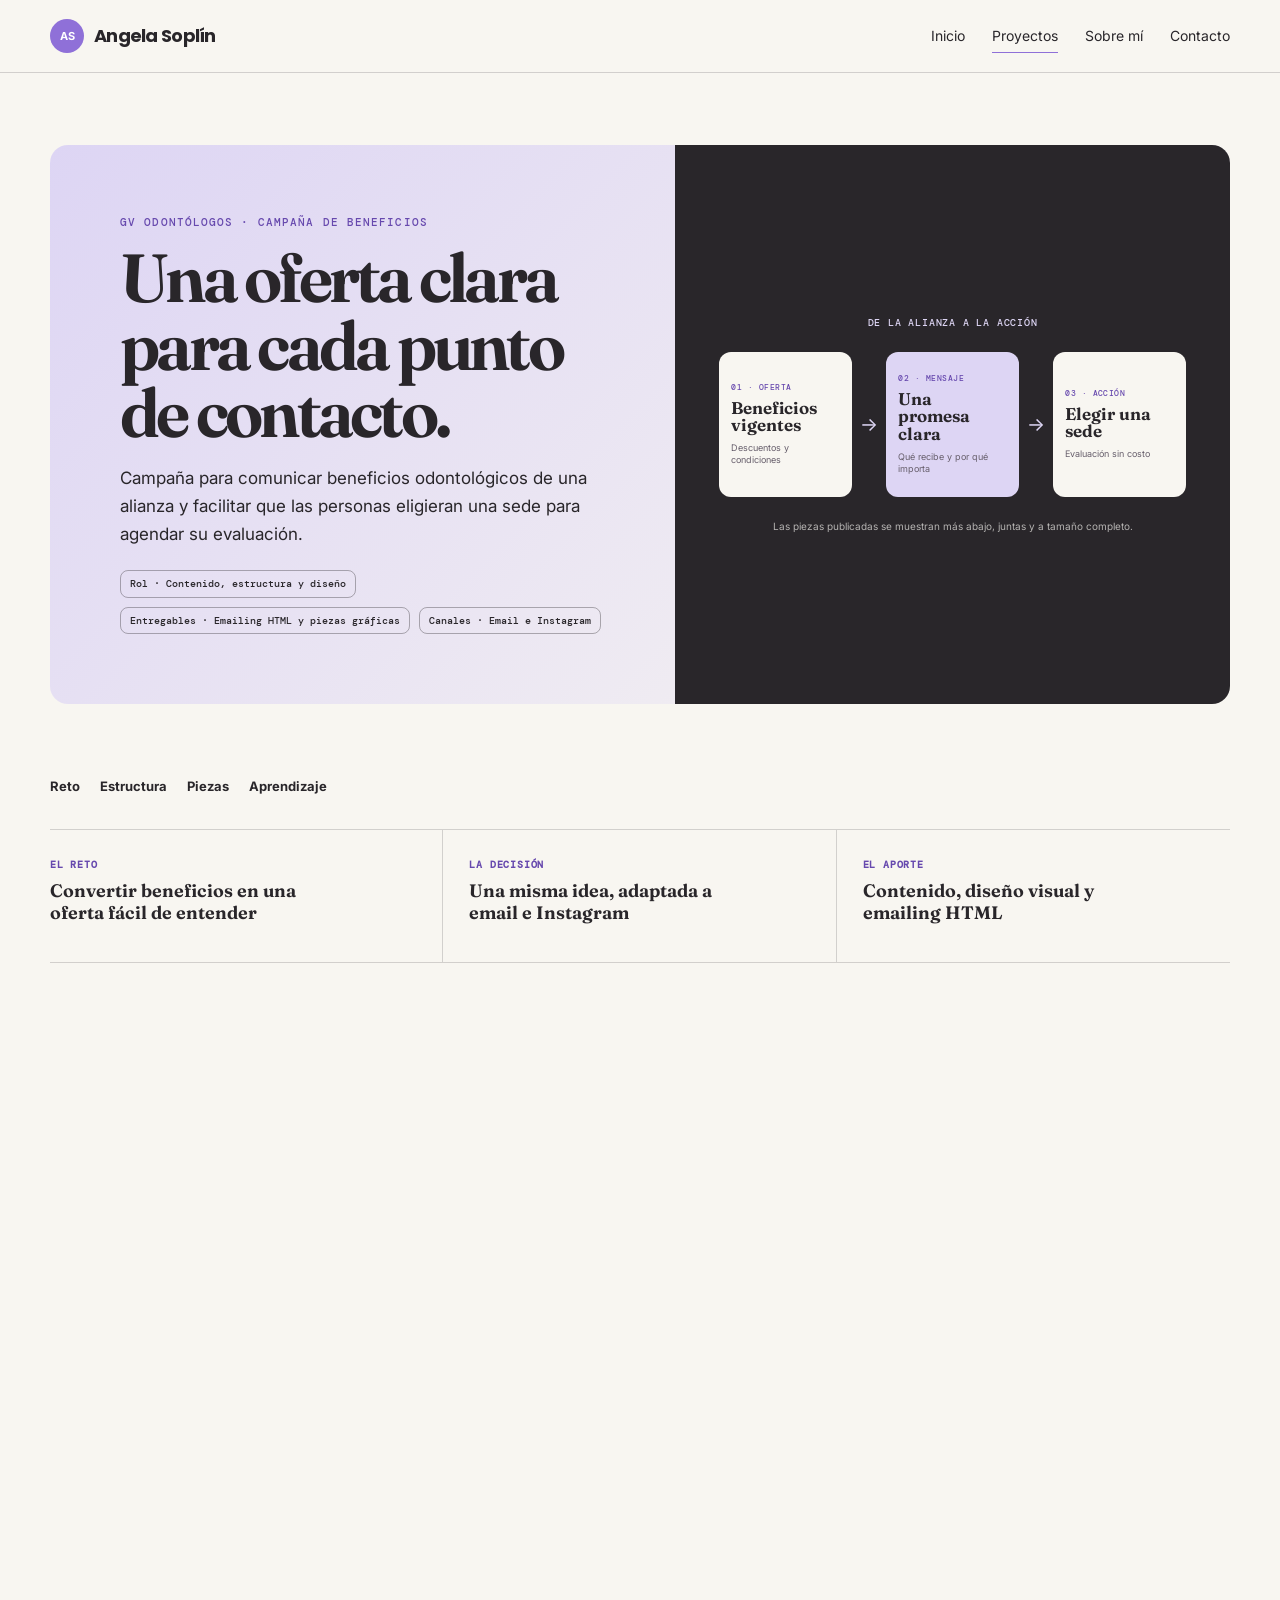
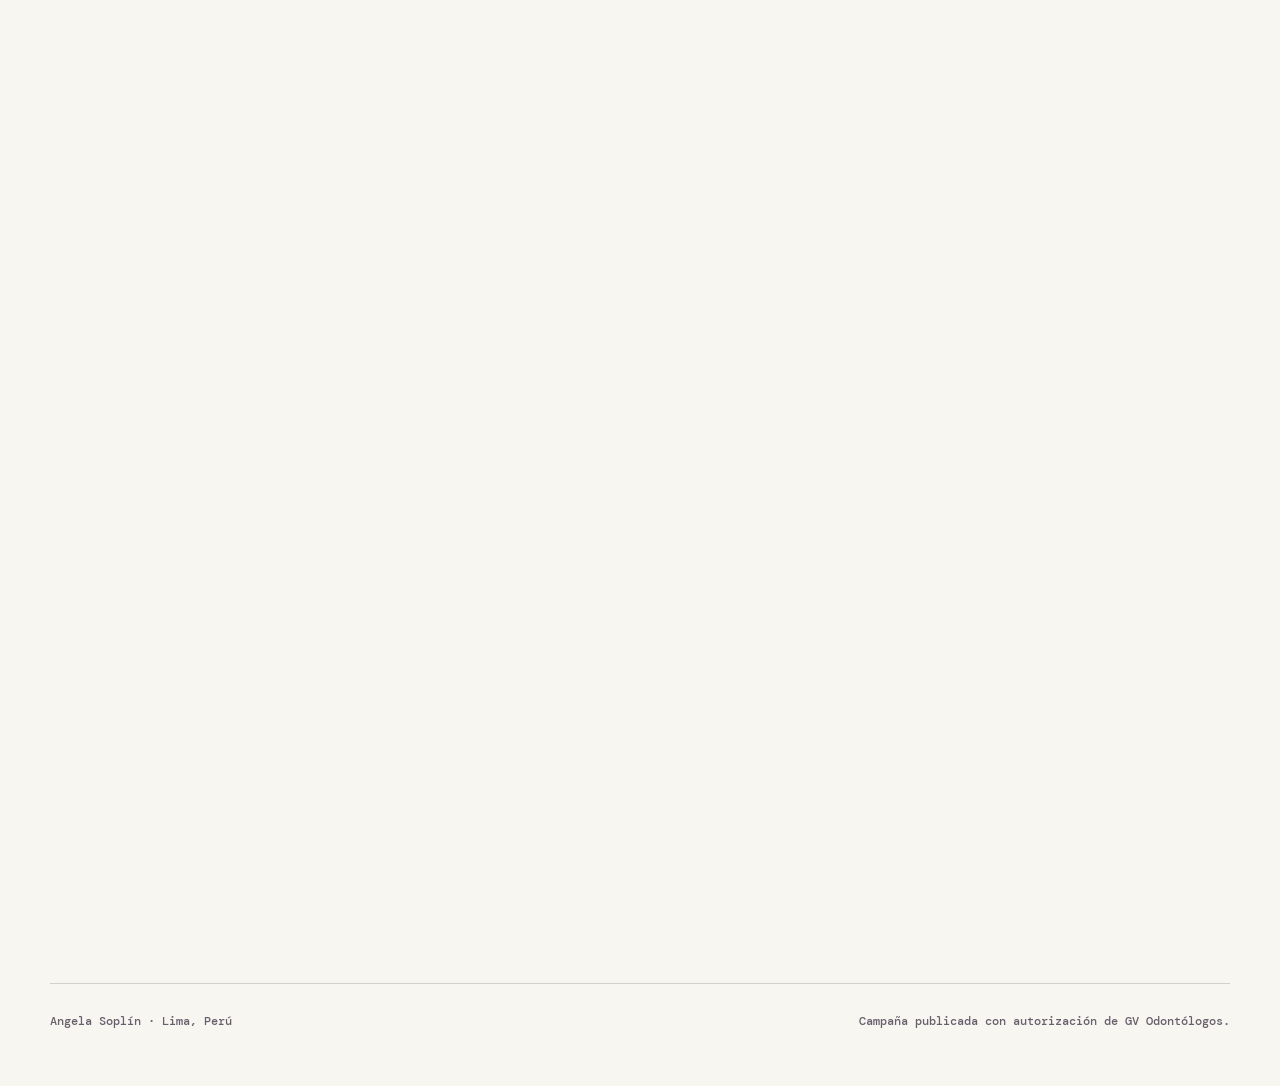
<file: gv-odontologos.html>
<!doctype html>
<html lang="es">
  <head>
    <meta charset="utf-8" />
    <meta name="viewport" content="width=device-width, initial-scale=1" />
    <title>GV Odontólogos — Campaña de beneficios | Angela Soplín</title>
    <meta
      name="description"
      content="Caso de Angela Soplín sobre contenidos, diseño visual y desarrollo de emailing para una campaña de beneficios de GV Odontólogos."
    />
    <link rel="icon" href="assets/favicon.svg" type="image/svg+xml" />
    <link rel="preconnect" href="https://fonts.googleapis.com" />
    <link rel="preconnect" href="https://fonts.gstatic.com" crossorigin />
    <link
      href="https://fonts.googleapis.com/css2?family=DM+Mono:wght@400;500&family=Fraunces:opsz,wght@9..144,600;9..144,700&family=Inter:wght@400;500;600;700&family=Poppins:wght@600;700&display=swap"
      rel="stylesheet"
    />
    <link rel="stylesheet" href="css/styles.css" />
    <script src="assets/site-motion.js" defer></script>
  </head>
  <body class="gv-campaign-page">
    <a class="skip-link" href="#contenido">Saltar al contenido</a>
    <header class="site-header">
      <nav class="nav shell" aria-label="Navegación principal">
        <a class="brand" href="index.html"
          ><i aria-hidden="true">AS</i>Angela Soplín</a
        >
        <div class="nav-links">
          <a href="index.html">Inicio</a>
          <a class="active" href="index.html#proyectos" aria-current="page"
            >Proyectos</a
          >
          <a href="sobre-mi.html">Sobre mí</a>
          <a href="contacto.html">Contacto</a>
        </div>
      </nav>
    </header>

    <main class="case-main shell" id="contenido">
      <section class="case-hero gv-case-hero">
        <div class="case-hero-inner">
          <div class="case-hero-copy">
            <p class="eyebrow">GV Odontólogos · Campaña de beneficios</p>
            <h1>Una oferta clara para cada punto de contacto.</h1>
            <p>
              Campaña para comunicar beneficios odontológicos de una alianza y
              facilitar que las personas eligieran una sede para agendar su
              evaluación.
            </p>
            <div class="case-meta">
              <span>Rol · Contenido, estructura y diseño</span>
              <span>Entregables · Emailing HTML y piezas gráficas</span>
              <span>Canales · Email e Instagram</span>
            </div>
          </div>
          <div class="case-cover gv-case-cover" aria-label="Resumen visual de la estructura de la campaña">
            <p class="visual-label">De la alianza a la acción</p>
            <div class="gv-hero-composition" aria-hidden="true">
              <div><small>01 · Oferta</small><b>Beneficios vigentes</b><span>Descuentos y condiciones</span></div>
              <i>→</i>
              <div><small>02 · Mensaje</small><b>Una promesa clara</b><span>Qué recibe y por qué importa</span></div>
              <i>→</i>
              <div><small>03 · Acción</small><b>Elegir una sede</b><span>Evaluación sin costo</span></div>
            </div>
            <p class="gv-hero-note">Las piezas publicadas se muestran más abajo, juntas y a tamaño completo.</p>
          </div>
        </div>
      </section>

      <nav class="case-nav" aria-label="Contenido del caso">
        <a href="#reto">Reto</a><a href="#estructura">Estructura</a
        ><a href="#piezas">Piezas</a><a href="#aprendizaje">Aprendizaje</a>
      </nav>

      <section class="case-snapshot" aria-label="Resumen del caso">
        <div>
          <span>El reto</span>
          <strong>Convertir beneficios en una oferta fácil de entender</strong>
        </div>
        <div>
          <span>La decisión</span>
          <strong>Una misma idea, adaptada a email e Instagram</strong>
        </div>
        <div>
          <span>El aporte</span>
          <strong>Contenido, diseño visual y emailing HTML</strong>
        </div>
      </section>

      <article>
        <section class="story" id="reto">
          <div class="story-label">01 · Reto</div>
          <div class="story-content">
            <h2>La información debía motivar y orientar en pocos segundos.</h2>
            <p class="story-intro">
              Recibí los descuentos vigentes de la alianza. Mi tarea fue darles
              forma: ordenar la oferta, hacer comprensible cada beneficio y
              llevar a las personas hacia una evaluación sin costo.
            </p>
          </div>
        </section>

        <section class="story" id="estructura">
          <div class="story-label">02 · Estructura</div>
          <div class="story-content">
            <div class="case-proof campaign-proof">
              <div class="proof-heading">
                <p class="mono-label">Decisiones de comunicación</p>
                <h3>Primero el motivo; después, la oferta y la acción.</h3>
              </div>
              <div class="campaign-steps">
                <div><b>01</b><strong>Conectar</strong><span>Una frase y una identidad visual pensadas para el público de la alianza.</span></div>
                <div><b>02</b><strong>Ordenar</strong><span>Descuentos y precios comparables para facilitar la decisión.</span></div>
                <div><b>03</b><strong>Orientar</strong><span>CTA por sede para convertir interés en una siguiente acción concreta.</span></div>
              </div>
            </div>
          </div>
        </section>

        <section class="story" id="piezas">
          <div class="story-label">03 · Piezas</div>
          <div class="story-content">
            <h2>Una campaña pensada para verse bien y llegar a una acción.</h2>
            <p class="story-intro">
              Diseñé las piezas gráficas de la campaña y construí también el
              emailing en HTML. Las gráficas fueron las que tuvieron mayor uso
              dentro de la comunicación.
            </p>
            <div class="campaign-detail-showcase">
              <figure>
                <a href="assets/gv-odontologos-instagram-story.jpg" target="_blank" rel="noopener">
                  <img src="assets/gv-odontologos-instagram-story.jpg" alt="Historia de Instagram de la campaña GV Odontólogos" loading="lazy" />
                </a>
                <figcaption>Historia de Instagram · abre la pieza completa</figcaption>
              </figure>
              <figure>
                <a href="assets/gv-odontologos-emailing.png" target="_blank" rel="noopener">
                  <img src="assets/gv-odontologos-emailing.png" alt="Vista móvil del emailing de la campaña GV Odontólogos" loading="lazy" />
                </a>
                <figcaption>Emailing responsive · abre la pieza completa</figcaption>
              </figure>
            </div>
            <p class="asset-permission-note">Piezas publicadas con autorización de GV Odontólogos.</p>
          </div>
        </section>

        <section class="story" id="aprendizaje">
          <div class="story-label">04 · Aprendizaje</div>
          <div class="story-content">
            <div class="reflection">
              <p>Una oferta comunica mejor cuando cada elemento ayuda a decidir: qué beneficio existe, por qué importa y cuál es el siguiente paso.</p>
            </div>
          </div>
        </section>
      </article>
    </main>

    <footer class="case-footer shell">
      <div class="case-footer-top">
        <h2>Las ideas también toman forma cuando alguien puede usarlas.</h2>
        <a class="editorial-link case-cta" href="contacto.html">Hablemos <span aria-hidden="true">→</span></a>
      </div>
      <div class="footer-bottom">
        <p>Angela Soplín · Lima, Perú</p>
        <p>Campaña publicada con autorización de GV Odontólogos.</p>
      </div>
    </footer>
  </body>
</html>
</file>
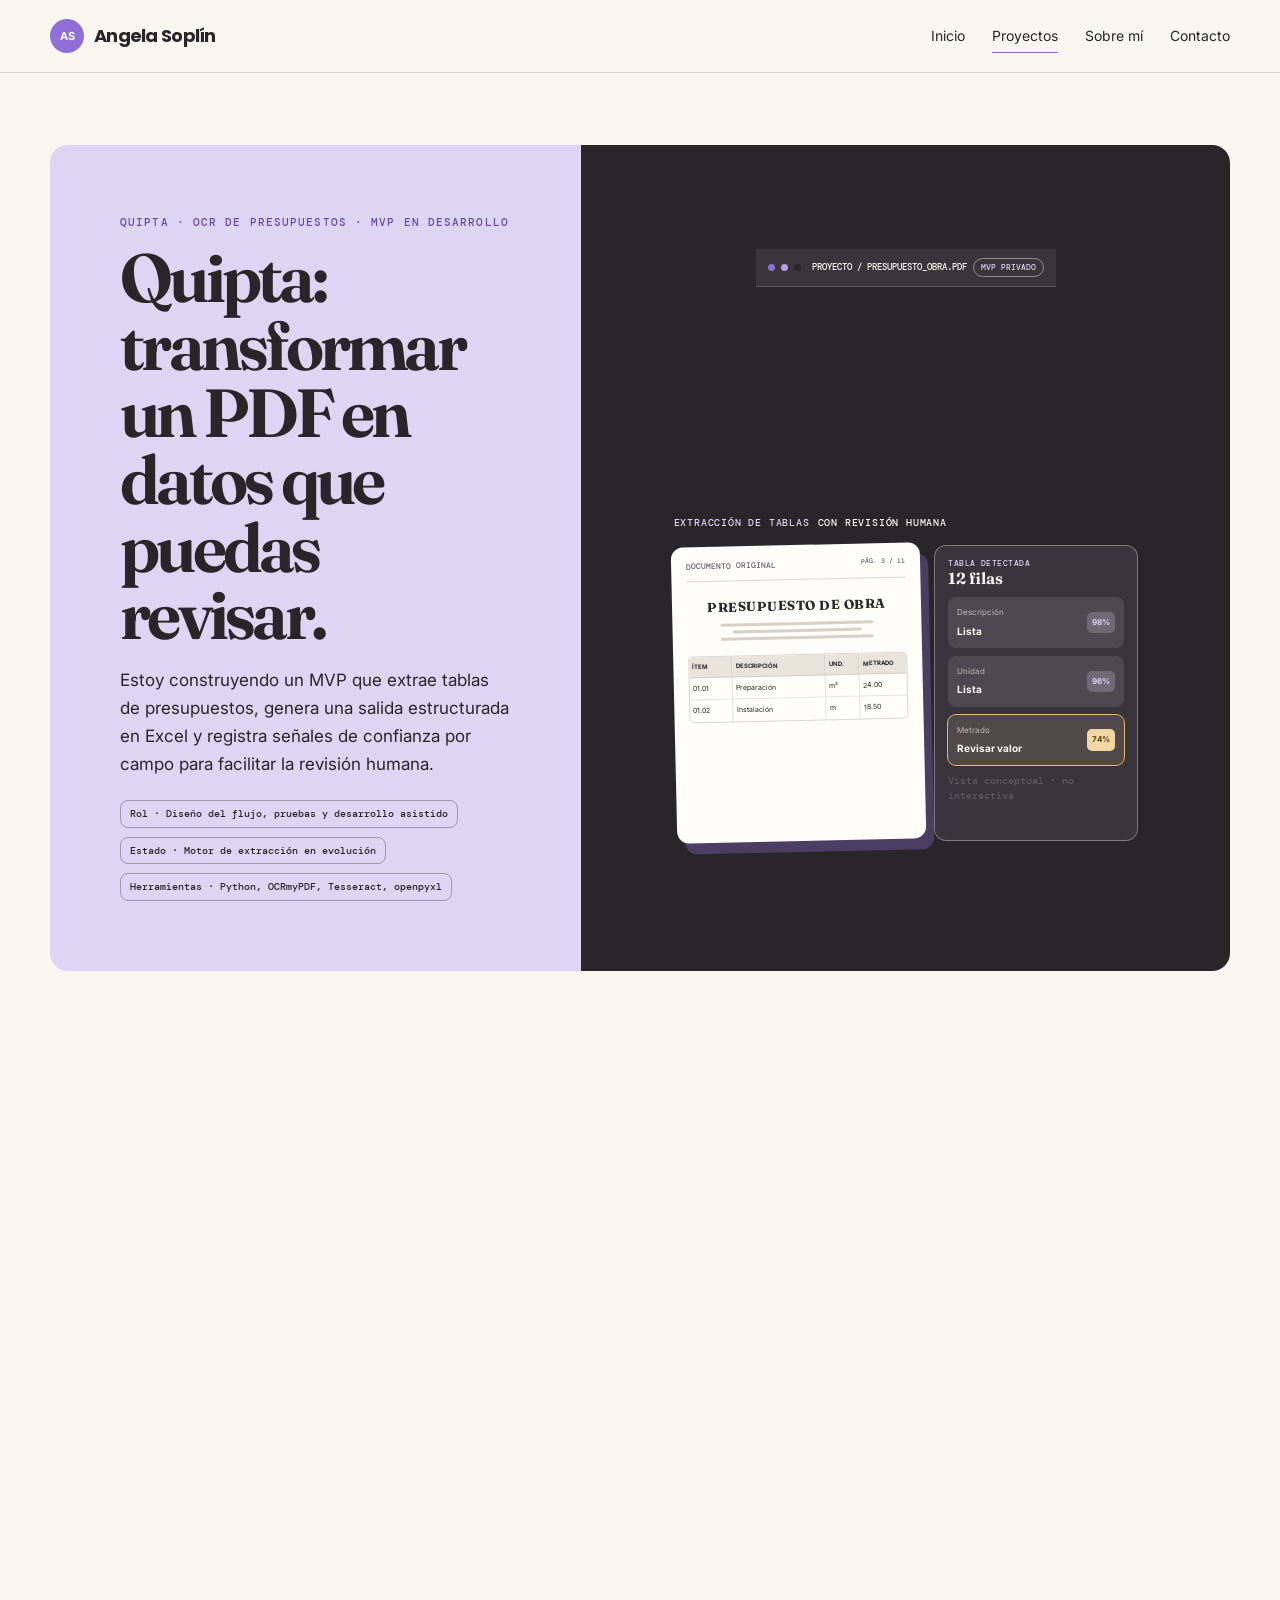
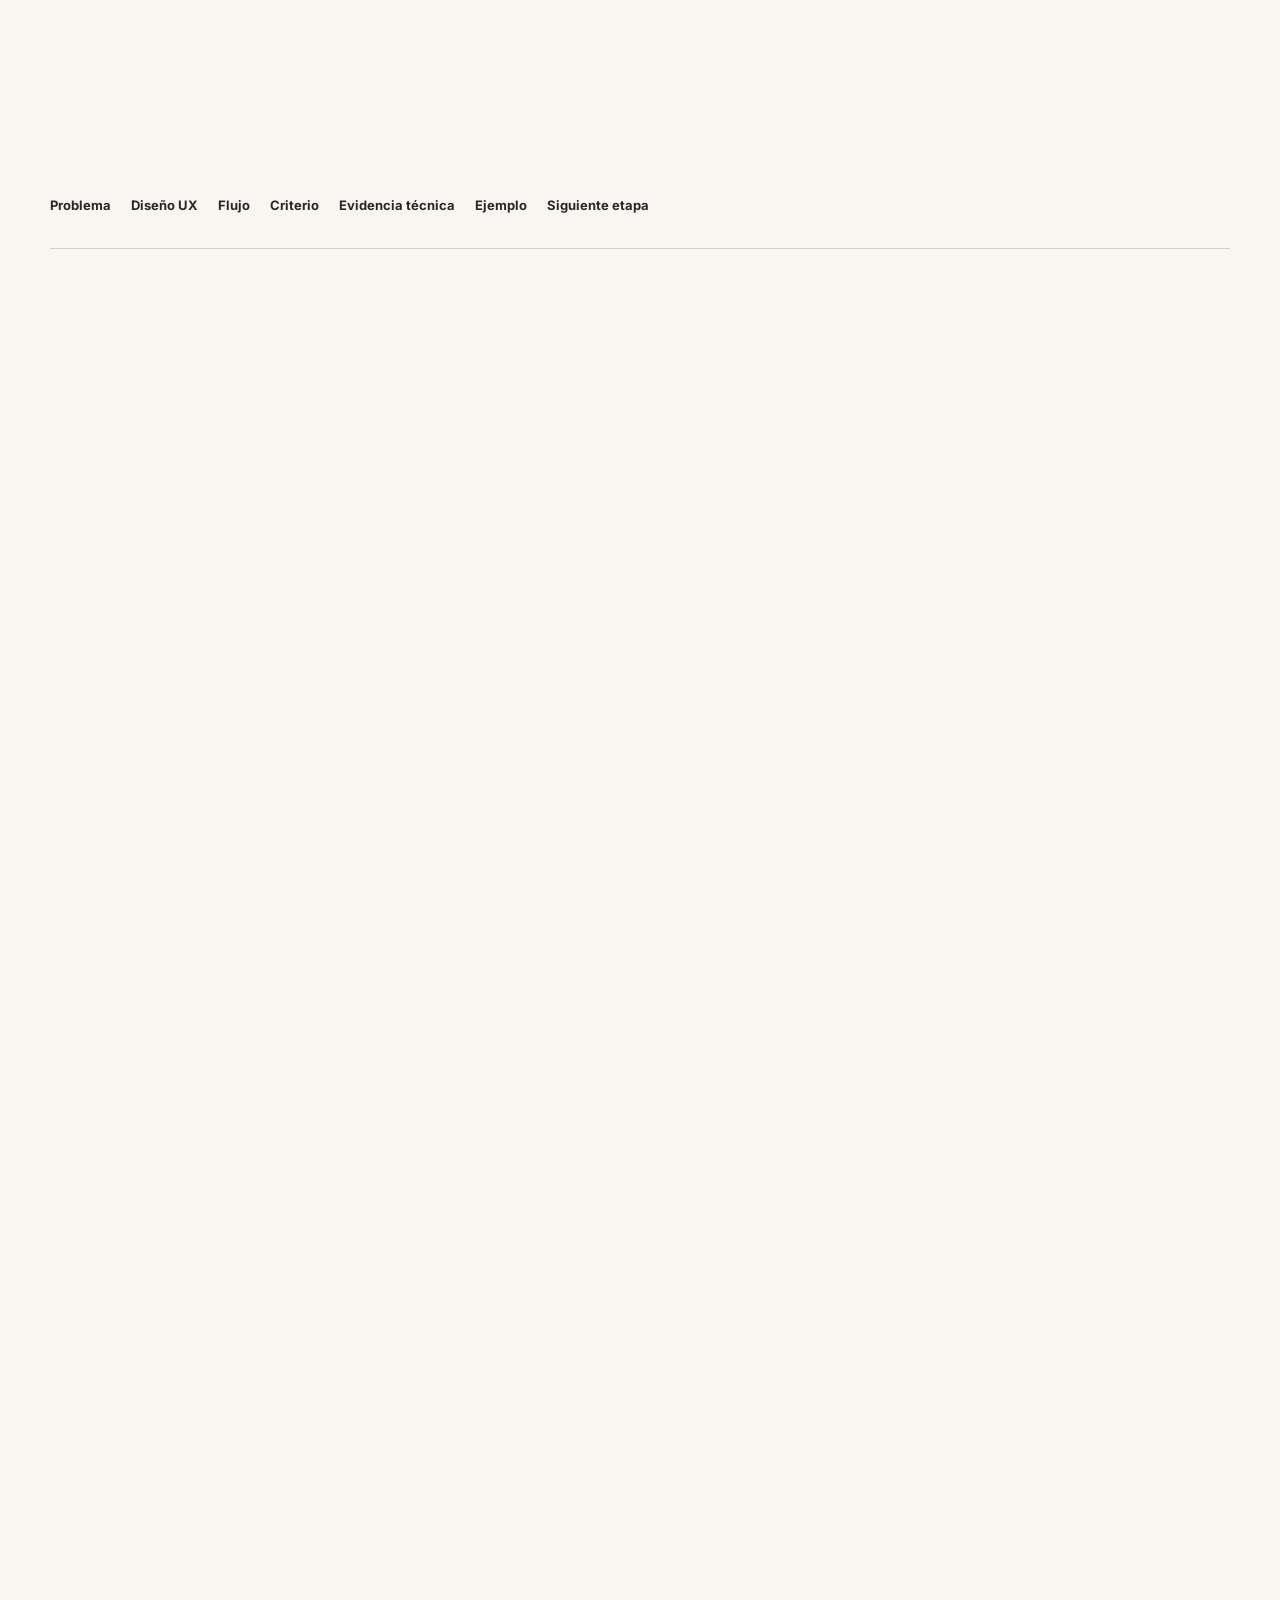
<file: ocr-presupuestos.html>
<!doctype html>
<html lang="es">
  <head>
    <meta charset="utf-8" />
    <meta name="viewport" content="width=device-width, initial-scale=1" />
    <title>Quipta — OCR y validación de presupuestos | Angela Soplín</title>
    <meta name="description" content="Quipta: motor local de OCR para presupuestos escaneados, validación por campo y experiencia propuesta de revisión humana." />
    <link rel="icon" href="assets/favicon.svg" type="image/svg+xml" />
    <link rel="preconnect" href="https://fonts.googleapis.com" />
    <link rel="preconnect" href="https://fonts.gstatic.com" crossorigin />
    <link href="https://fonts.googleapis.com/css2?family=DM+Mono:wght@400;500&family=Fraunces:opsz,wght@9..144,600;9..144,700&family=Inter:wght@400;500;600;700&family=Poppins:wght@600;700&display=swap" rel="stylesheet" />
    <link rel="stylesheet" href="css/styles.css" />
    <script src="assets/site-motion.js" defer></script>
  </head>
  <body class="ocr-page">
    <a class="skip-link" href="#contenido">Saltar al contenido</a>
    <header class="site-header">
      <nav class="nav shell" aria-label="Navegación principal">
        <a class="brand" href="index.html"><i aria-hidden="true">AS</i>Angela Soplín</a>
        <div class="nav-links">
          <a href="index.html">Inicio</a>
          <a class="active" href="index.html#proyectos" aria-current="page">Proyectos</a>
          <a href="sobre-mi.html">Sobre mí</a>
          <a href="contacto.html">Contacto</a>
        </div>
      </nav>
    </header>

    <main class="case-main shell" id="contenido">
      <section class="case-hero ocr-case-hero">
        <div class="case-hero-inner">
          <div class="case-hero-copy">
            <p class="eyebrow">Quipta · OCR de presupuestos · MVP en desarrollo</p>
            <h1>Quipta: transformar un PDF en datos que puedas revisar.</h1>
            <p>
              Estoy construyendo un MVP que extrae tablas de presupuestos,
              genera una salida estructurada en Excel y registra señales de
              confianza por campo para facilitar la revisión humana.
            </p>
            <div class="case-meta">
              <span>Rol · Diseño del flujo, pruebas y desarrollo asistido</span>
              <span>Estado · Motor de extracción en evolución</span>
              <span>Herramientas · Python, OCRmyPDF, Tesseract, openpyxl</span>
            </div>
          </div>
          <div class="case-cover ocr-cover-app" aria-label="Interfaz ilustrada del MVP de OCR">
            <div class="ocr-browser-bar"><span></span><span></span><span></span><b>proyecto / presupuesto_obra.pdf</b><em>MVP privado</em></div>
            <div class="ocr-cover-body">
              <div class="ocr-cover-label"><span>Extracción de tablas</span><b>con revisión humana</b></div>
              <div class="ocr-cover-workspace">
                <div class="ocr-source-preview">
                  <div class="ocr-source-head"><span>Documento original</span><small>pág. 3 / 11</small></div>
                  <p class="ocr-source-title">PRESUPUESTO DE OBRA</p>
                  <div class="ocr-source-lines"><i></i><i></i><i></i></div>
                  <div class="ocr-source-table"><b>Ítem</b><b>Descripción</b><b>Und.</b><b>Metrado</b><span>01.01</span><span>Preparación</span><span>m²</span><span>24.00</span><span>01.02</span><span>Instalación</span><span>m</span><span>18.50</span></div>
                </div>
                <div class="ocr-review-drawer">
                  <p><span>Tabla detectada</span><b>12 filas</b></p>
                  <div class="ocr-drawer-row"><div><small>Descripción</small><strong>Lista</strong></div><i>98%</i></div>
                  <div class="ocr-drawer-row"><div><small>Unidad</small><strong>Lista</strong></div><i>96%</i></div>
                  <div class="ocr-drawer-row pending"><div><small>Metrado</small><strong>Revisar valor</strong></div><i>74%</i></div>
                  <span class="visual-label">Vista conceptual · no interactiva</span>
                </div>
              </div>
            </div>
          </div>
        </div>
      </section>
<section class="brand-case-highlight" aria-label="Resumen visual del proyecto"><div class="brand-case-highlight__header"><span class="brand-case-highlight__eyebrow">QUIPTA · OCR Y REVISIÓN HUMANA</span><h2>Del PDF a datos para <em>revisión</em>.</h2><p>Motor local que estructura presupuestos escaneados y permite revisar los campos antes de exportar. La interfaz web continúa en diseño.</p></div><div class="brand-case-highlight__cards"><div class="brand-case-highlight__card"><span class="brand-case-highlight__num">01</span><strong>Extracción</strong><small>OCR y datos estructurados</small></div><div class="brand-case-highlight__card"><span class="brand-case-highlight__num">02</span><strong>Revisión</strong><small>Confianza por campo</small></div><div class="brand-case-highlight__card"><span class="brand-case-highlight__num">03</span><strong>Exportación</strong><small>Archivo Excel revisable</small></div></div><div class="brand-case-highlight__strip"><span>OCRmyPDF</span><span>Tesseract</span><span>openpyxl / Excel</span></div></section>


      <nav class="case-nav" aria-label="Contenido del caso">
        <a href="#problema">Problema</a><a href="#experiencia-quipta">Diseño UX</a><a href="#flujo">Flujo</a><a href="#criterio">Criterio</a><a href="#evidencia-tecnica">Evidencia técnica</a><a href="#ejemplo-sintetico">Ejemplo</a><a href="#proximo">Siguiente etapa</a>
      </nav>

      <section class="case-snapshot" aria-label="Resumen del proyecto">
        <div><span>El problema</span><strong>Tablas escaneadas que toman tiempo en transcribirse</strong></div>
        <div><span>La idea</span><strong>Extraer y revisar antes de convertir en Excel</strong></div>
        <div><span>El enfoque</span><strong>Automatización con trazabilidad por campo</strong></div>
      </section>

      <article>
        <section class="story" id="problema">
          <div class="story-label">01 · Problema</div>
          <div class="story-content">
            <h2>La extracción tiene que ahorrar trabajo sin ocultar incertidumbre.</h2>
            <p class="story-intro">En presupuestos escaneados, una tabla puede terminar copiada a mano en una hoja de cálculo. Este MVP busca reducir esa fricción sin borrar la revisión humana: la persona puede ver qué se extrajo y dónde conviene mirar de nuevo.</p>
          </div>
        </section>


        <section class="story" id="experiencia-quipta">
          <div class="story-label">02 · Diseño de experiencia</div>
          <div class="story-content">
            <h2>Quipta: del PDF a una revisión asistida.</h2>
            <p class="story-intro">Diseñé un recorrido de cuatro momentos: cargar el documento, organizar los datos extraídos, revisar los campos con incertidumbre y configurar las columnas del resultado.</p>
            <div class="detail-grid">
              <div class="detail-card"><p class="mono-label">01 · Carga</p><h3>Elegir documento</h3><p>Seleccionar un presupuesto PDF e indicar el tipo documental.</p></div>
              <div class="detail-card"><p class="mono-label">02 · Datos</p><h3>Resultados estructurados</h3><p>Presentar los campos identificados y destacar los que requieren comprobación.</p></div>
              <div class="detail-card"><p class="mono-label">03 · Revisión</p><h3>Decisión humana</h3><p>Comparar el fragmento de origen con el valor detectado o sugerido, sin aceptar cambios automáticamente.</p></div>
              <div class="detail-card"><p class="mono-label">04 · Configuración</p><h3>Columnas y exportación</h3><p>Permitir la selección y ordenamiento de columnas antes de la salida final; esta parte sigue en diseño.</p></div>
            </div>
            <p><strong>Estado:</strong> recorrido y pantallas conceptuales de Quipta; no son capturas de un producto web terminado. La exportación del motor local y la interfaz propuesta tienen alcances distintos.</p>
          </div>
        </section>

        <section class="story" id="flujo">
          <div class="story-label">03 · Flujo del MVP</div>
          <div class="story-content">
            <div class="case-proof ocr-workbench">
              <div class="ocr-workbench-head"><div><p class="mono-label">Prototipo visual · datos sintéticos</p><h3>Del documento a una tabla que aún puedes revisar.</h3></div><span>Vista ilustrada</span></div>
              <div class="ocr-workbench-grid">
                <aside class="ocr-steps" aria-label="Pasos del flujo">
                  <p class="is-active"><b>01</b> Subir documento</p><p><b>02</b> Extraer tabla</p><p><b>03</b> Revisar campos</p><p><b>04</b> Exportar</p>
                </aside>
                <div class="ocr-table-panel">
                  <div class="ocr-panel-top"><div><small>presupuesto_ejemplo.pdf · pág. 3</small><strong>Tabla extraída</strong></div><span>3 filas de ejemplo</span></div>
                  <div class="ocr-review-tabs"><b>Resultado</b><span>Documento</span><span>Reglas de extracción</span></div>
                  <div class="ocr-grid-scroll" role="region" tabindex="0" aria-label="Tabla ilustrativa desplazable horizontalmente"><div class="ocr-grid-table" role="img" aria-label="Ejemplo ficticio de tabla extraída con una celda marcada para revisión">
                    <div class="ocr-grid-head">Ítem</div><div class="ocr-grid-head">Descripción</div><div class="ocr-grid-head">Unidad</div><div class="ocr-grid-head">Metrado</div>
                    <div>01.01</div><div>Preparación del área</div><div>m²</div><div>24.00</div>
                    <div>01.02</div><div>Instalación base</div><div>m</div><div class="needs-review">18.50 <small>revisar</small></div>
                    <div>01.03</div><div>Acabado final</div><div>und</div><div>12.00</div>
                  </div></div>
                  <div class="ocr-review-insight"><span>Campo seleccionado</span><p><b>Metrado</b> fue detectado, pero su confianza baja deja una señal para revisar el valor junto al documento.</p></div>
                  <div class="ocr-export-row"><span>La fila marcada conserva su señal de revisión.</span><span class="visual-label">Exportación · paso ilustrativo</span></div>
                </div>
              </div>
            </div>
          </div>
        </section>

        <div class="pixel-story-interlude" aria-label="Reflexión de Angela"><aside class="pixel-signature pixel-signature--in-story" aria-label="Firma visual de Angela"><div class="pixel-signature__portrait"><video autoplay muted loop playsinline preload="metadata" poster="assets/angela-pixel-poster.png" aria-label="Ilustración animada de Angela usando su laptop"><source src="assets/angela-pixel.webm" type="video/webm"></video></div><div class="pixel-signature__copy"><span class="pixel-signature__label">OBservar · CONECTAR · CREAR</span><p>Automatizar también implica saber qué <em>revisar.</em></p></div></aside></div>
<section class="story" id="criterio">
          <div class="story-label">04 · Criterio</div>
          <div class="story-content">
            <h2>La automatización debía hacer visible su confianza.</h2>
            <p class="story-intro">No basta con devolver una tabla. El motor registra cómo obtuvo campos como código, unidad y metrado para que la persona sepa qué revisar antes de continuar.</p>
            <div class="ocr-trust-grid">
              <div><span>Campo</span><strong>Código de partida</strong><em>Detectado con alta confianza</em></div>
              <div><span>Campo</span><strong>Unidad</strong><em>Detectada con alta confianza</em></div>
              <div><span>Campo</span><strong>Metrado</strong><em class="attention">Marcado para revisión</em></div>
            </div>
          </div>
        </section>

        <section class="story" id="evidencia-tecnica"><div class="story-label">05 · Evidencia técnica</div><div class="story-content"><h2>Qué funciona hoy y qué sigue en diseño.</h2><div class="detail-grid"><div class="detail-card"><p class="mono-label">Motor probado</p><h3>PDF escaneado → datos estructurados</h3><p>Probé un flujo local de OCR y extracción de tablas de presupuestos con OCRmyPDF, Tesseract, pdfplumber y openpyxl. El resultado se organiza para revisión en Excel.</p></div><div class="detail-card"><p class="mono-label">Validación</p><h3>Revisión por campo</h3><p>El proceso distingue método y confianza de extracción por campo y admite correcciones humanas. Estos controles ayudan a detectar valores que requieren comprobación.</p></div><div class="detail-card"><p class="mono-label">Pendiente</p><h3>Aplicación web y plantillas</h3><p>La interfaz de esta página es una representación visual con datos ficticios. La selección y reorganización de columnas y la experiencia web siguen como siguientes pasos.</p></div></div><p>El repositorio del motor es privado; no se presentan los valores ilustrativos de confianza de esta página como métricas medidas sobre datos reales.</p></div></section>

        <section class="story" id="ejemplo-sintetico">
          <div class="story-label">06 · Ejemplo sintético</div>
          <div class="story-content">
            <h2>Una tabla de prueba para explicar cómo se revisan los datos.</h2>
            <p class="story-intro">Este ejemplo fue creado exclusivamente para el portafolio. No contiene datos de clientes ni representa una ejecución en vivo del motor OCR. Permite visualizar una comprobación aritmética antes de aceptar un valor extraído.</p>
            <div class="ocr-grid-scroll" role="region" tabindex="0" aria-label="Ejemplo sintético de validación de presupuesto, desplazable horizontalmente">
              <table class="demo-validation-table">
                <caption>Presupuesto ficticio · cantidades y precios en soles (S/)</caption>
                <thead><tr><th scope="col">Partida</th><th scope="col">Descripción</th><th scope="col">Metrado</th><th scope="col">Precio unit.</th><th scope="col">Parcial mostrado</th><th scope="col">Validación</th></tr></thead>
                <tbody>
                  <tr><td>01.01</td><td>Preparación del área</td><td>24.00</td><td>150.00</td><td>3,600.00</td><td><span class="demo-validation-ok">Coincide</span></td></tr>
                  <tr><td>01.02</td><td>Instalación base</td><td>18.50</td><td>120.00</td><td>2,210.00</td><td><span class="demo-validation-warning">Revisar · esperado 2,220.00</span></td></tr>
                  <tr><td>01.03</td><td>Acabado final</td><td>12.00</td><td>75.00</td><td>900.00</td><td><span class="demo-validation-ok">Coincide</span></td></tr>
                </tbody>
              </table>
            </div>
            <div class="detail-grid">
              <div class="detail-card"><p class="mono-label">01 · Regla</p><h3>Comprobar el parcial</h3><p>En este ejemplo, el parcial calculado es metrado × precio unitario. Se contrasta con el valor que aparece en la tabla.</p></div>
              <div class="detail-card"><p class="mono-label">02 · Hallazgo</p><h3>La fila 01.02 no coincide</h3><p>18.50 × 120.00 = 2,220.00, pero la muestra contiene 2,210.00. La diferencia de S/ 10.00 queda señalada para revisión humana.</p></div>
              <div class="detail-card"><p class="mono-label">03 · Decisión</p><h3>No corregir a ciegas</h3><p>Se revisa el documento de origen antes de confirmar el valor. Una señal de inconsistencia no identifica por sí sola qué campo está equivocado.</p></div>
            </div>
            <p><strong>Alcance de esta muestra:</strong> las cifras y el error se introdujeron deliberadamente para ilustrar criterios de validación. No son tasas de precisión, resultados de un test automatizado ni mediciones del motor.</p>
          </div>
        </section>

        <section class="story" id="proximo">
          <div class="story-label">07 · Siguiente etapa</div>
          <div class="story-content">
            <h2>Primero presupuestos; después, una experiencia que se adapte.</h2>
            <p class="story-intro">El motor actual se enfoca en presupuestos. La siguiente etapa es llevarlo a una experiencia web donde sea posible elegir y renombrar columnas, guardar plantillas y exportar el resultado. Paralelamente, mi formación en AWS re/Start me ayuda a explorar cómo alojar una futura demostración de Quipta en la nube, con controles de costos y seguridad. Aún no es un despliegue realizado.</p>
            <a class="editorial-link case-cta" href="contacto.html">Hablemos del proyecto <span aria-hidden="true">→</span></a>
          </div>
        </section>
      
</article>
    </main>

    <footer class="case-footer"><div class="shell case-footer-top"><div><p class="eyebrow">Siguiente proyecto</p><h2>Validar un flujo de agendamiento.</h2></div><a class="editorial-link case-cta" href="edtech-qa.html">Ver caso QA EdTech <span aria-hidden="true">→</span></a></div></footer>
  </body>
</html>
</file>
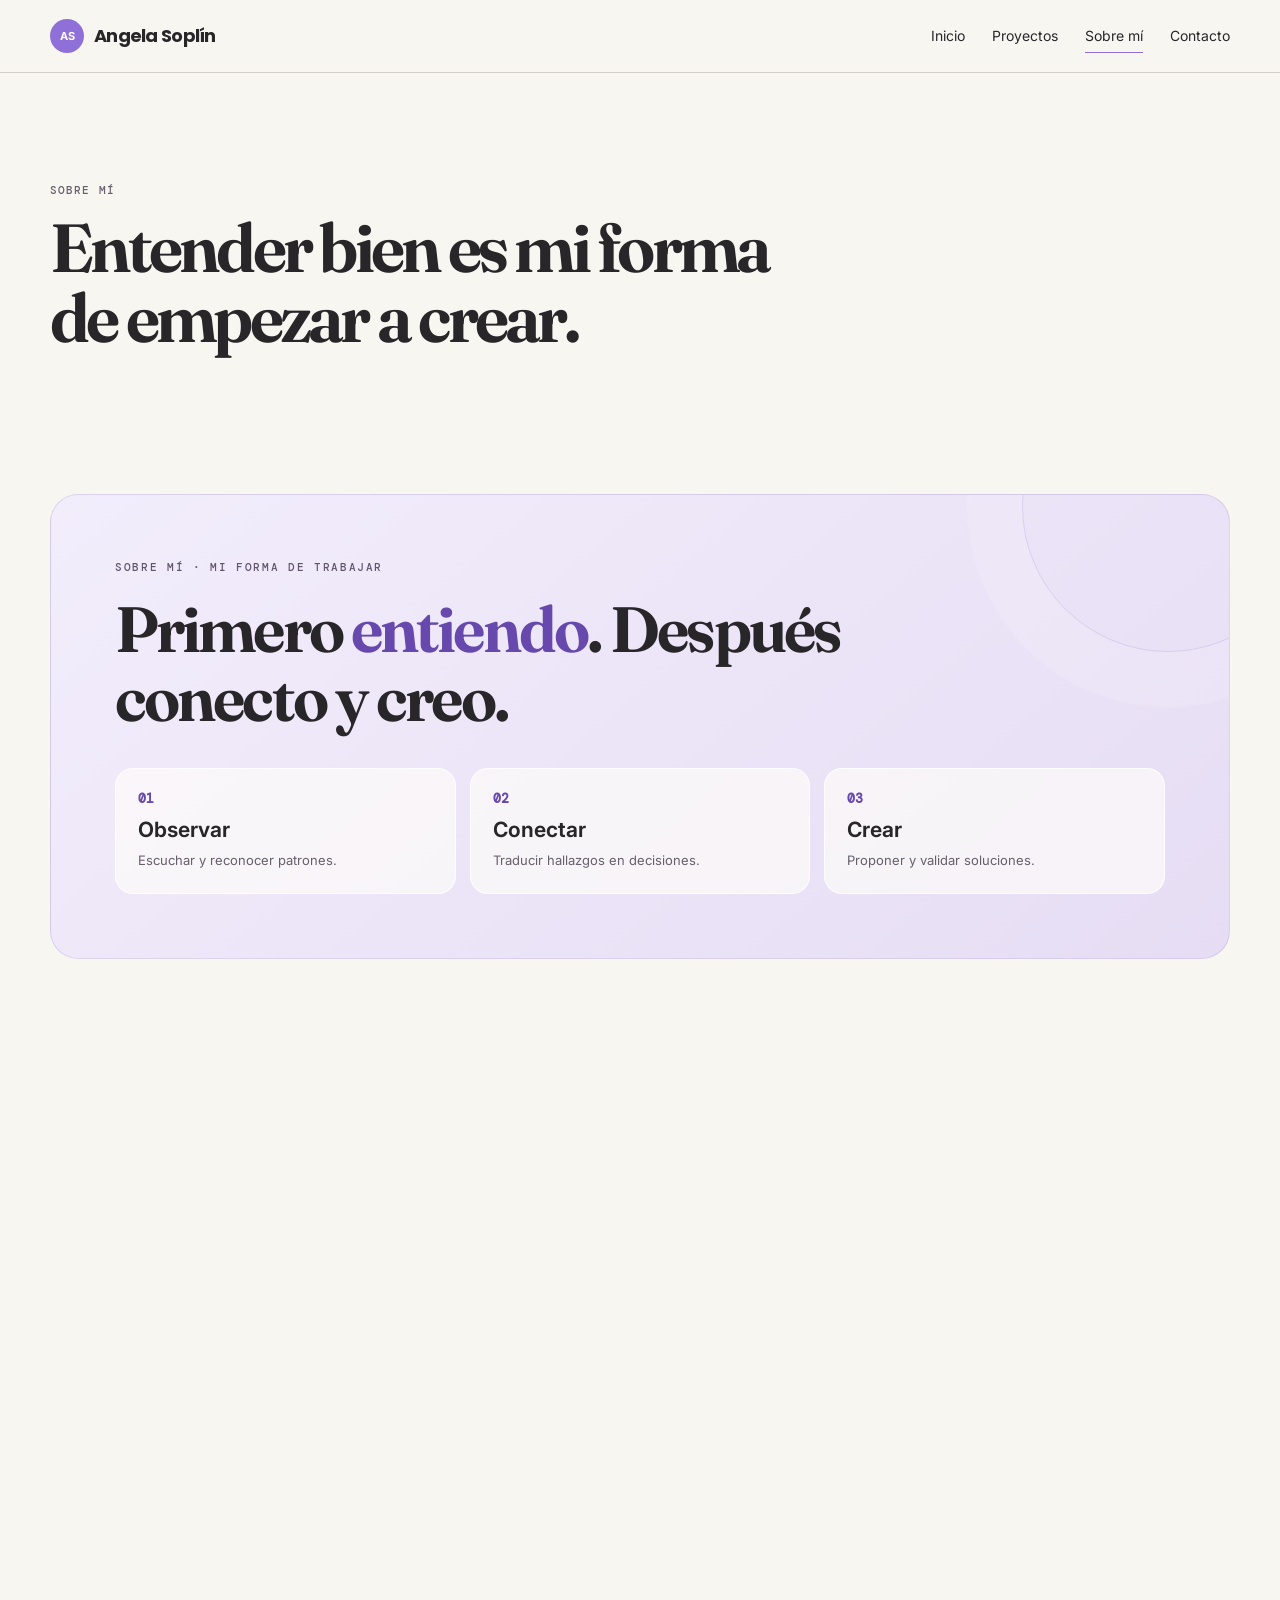
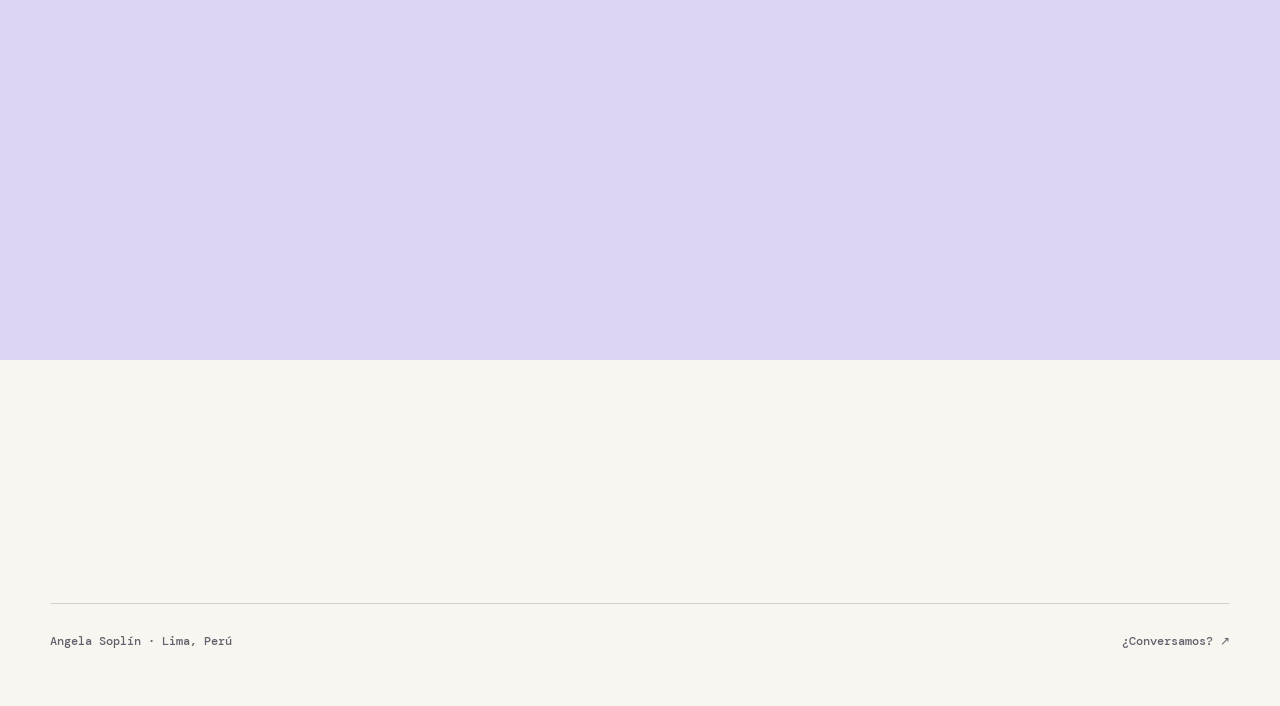
<file: sobre-mi.html>
<!doctype html>
<html lang="es">
  <head>
    <meta charset="utf-8" />
    <meta name="viewport" content="width=device-width, initial-scale=1" />
    <title>Sobre mí — Angela Soplín</title>
    <meta
      name="description"
      content="Conoce la trayectoria y forma de trabajo de Angela Soplín: experiencia del cliente, calidad, Service Design y soluciones digitales."
    />
    <link rel="icon" href="assets/favicon.svg" type="image/svg+xml" />
    <link rel="preconnect" href="https://fonts.googleapis.com" />
    <link rel="preconnect" href="https://fonts.gstatic.com" crossorigin />
    <link
      href="https://fonts.googleapis.com/css2?family=DM+Mono:wght@400;500&family=Fraunces:opsz,wght@9..144,600;9..144,700&family=Inter:wght@400;500;600;700&family=Poppins:wght@600;700&display=swap"
      rel="stylesheet"
    />
    <link rel="stylesheet" href="css/styles.css" />
    <script src="assets/site-motion.js" defer></script>
  </head>
  <body class="about-page">
    <a class="skip-link" href="#contenido">Saltar al contenido</a>
    <header class="site-header">
      <nav class="nav shell" aria-label="Navegación principal">
        <a class="brand" href="index.html"
          ><i aria-hidden="true">AS</i>Angela Soplín</a
        >
        <div class="nav-links">
          <a href="index.html">Inicio</a
          ><a href="index.html#proyectos">Proyectos</a
          ><a class="active" href="sobre-mi.html" aria-current="page"
            >Sobre mí</a
          ><a href="contacto.html">Contacto</a>
        </div>
      </nav>
    </header>

    <main id="contenido">
      <section class="page-intro shell">
        <p class="eyebrow">Sobre mí</p>
        <h1 class="page-title">
          Entender bien es mi forma de empezar a crear.
        </h1>
      </section>

      <section class="about-brand-intro shell" aria-label="Principios de trabajo"><span class="brand-case-highlight__eyebrow">SOBRE MÍ · MI FORMA DE TRABAJAR</span><h2>Primero <em>entiendo</em>. Después conecto y creo.</h2><div class="about-brand-principles"><div><b>01</b><strong>Observar</strong><small>Escuchar y reconocer patrones.</small></div><div><b>02</b><strong>Conectar</strong><small>Traducir hallazgos en decisiones.</small></div><div><b>03</b><strong>Crear</strong><small>Proponer y validar soluciones.</small></div></div></section>
      <section class="about-grid shell">
        <figure class="about-photo">
          <img
            src="assets/angela-sobre-mi.webp"
            alt="Retrato de Angela Soplín"
          />
          <figcaption class="about-signature">Angela Soplín</figcaption>
        </figure>
        <div class="about-copy">
          <h2>
            Mi recorrido empezó en la operación y fue creciendo hacia el diseño
            de soluciones.
          </h2>
          <p>
            Trabajé en Experiencia del Cliente, calidad y Voz del Cliente. Ahí
            aprendí que una incidencia no es solo un ticket y que un indicador
            no explica por sí solo lo que vive una persona.
          </p>
          <p>
            Hoy conecto esa experiencia con QA funcional, análisis de requerimientos y proyectos de automatización e IA. Continúo formándome en QA Automation y AWS re/Start. Estoy aprendiendo fundamentos de Cloud, Linux, Bash y servicios de AWS para, más adelante, desplegar y operar proyectos propios en la nube; todavía no presento esas capacidades como experiencia profesional de ingeniería Cloud.
          </p>
          <p>
            Me siento cómoda escuchando, ordenando lo complejo y convirtiendo
            señales dispersas en una forma clara de avanzar.
          </p>
          <div
            class="questions"
            aria-label="Preguntas que guían el trabajo de Angela"
          >
            <div>
              <b>01</b
              ><span>¿Qué se repite cuando el feedback parece aislado?</span>
            </div>
            <div>
              <b>02</b
              ><span
                >¿Qué necesita realmente la persona detrás del problema?</span
              >
            </div>
            <div>
              <b>03</b
              ><span
                >¿Qué podemos crear para que una mejora sí llegue a
                ocurrir?</span
              >
            </div>
          </div>
        </div>
      </section>

      <div class="pixel-story-interlude" aria-label="Reflexión de Angela"><aside class="pixel-signature pixel-signature--in-story" aria-label="Firma visual de Angela"><div class="pixel-signature__portrait"><video autoplay muted loop playsinline preload="metadata" poster="assets/angela-pixel-poster.png" aria-label="Ilustración animada de Angela usando su laptop"><source src="assets/angela-pixel.webm" type="video/webm"></video></div><div class="pixel-signature__copy"><span class="pixel-signature__label">OBservar · CONECTAR · CREAR</span><p>Aquí empecé a <em>conectar</em> los puntos.</p></div></aside></div>
<section class="about-path shell" aria-labelledby="recorrido-title">
        <div class="about-path-heading">
          <p class="eyebrow">Mi recorrido</p>
          <h2 id="recorrido-title">Una mirada que fue ampliándose.</h2>
        </div>
        <div class="about-path-steps">
          <article>
            <span>01 · Operación</span>
            <h3>Entender el servicio desde adentro.</h3>
            <p>
              Empecé cerca de los casos, las consultas y las personas que
              necesitaban una respuesta concreta.
            </p>
          </article>
          <article>
            <span>02 · CX y calidad</span>
            <h3>Conectar señales con decisiones.</h3>
            <p>
              Aprendí a reunir feedback, reconocer patrones y coordinar mejoras
              entre distintas áreas.
            </p>
          </article>
          <article>
            <span>03 · Diseño y tecnología</span>
            <h3>Convertir lo comprendido en una solución.</h3>
            <p>
              Hoy exploro Service Design, automatización e IA para crear y
              probar nuevas formas de responder.
            </p>
          </article>
        </div>
      </section>

      <section class="statement">
        <div class="statement-inner shell">
          <blockquote>
            No quiero quedarme solo en detectar problemas. Me interesa convertir
            lo que comprendo en algo que pueda probarse, aprender y mejorar.
          </blockquote>
          
        </div>
      </section>
    </main>

    <footer class="case-footer shell">
      <div class="case-footer-top">
        <h2>Si algo de este recorrido conecta contigo, conversemos.</h2>
        <a class="editorial-link case-cta" href="contacto.html"
          >Ir a contacto <span aria-hidden="true">→</span></a
        >
      </div>
      <div class="footer-bottom">
        <p>Angela Soplín · Lima, Perú</p>
        <a href="contacto.html">¿Conversamos? ↗</a>
      </div>
    </footer>
  </body>
</html>
</file>
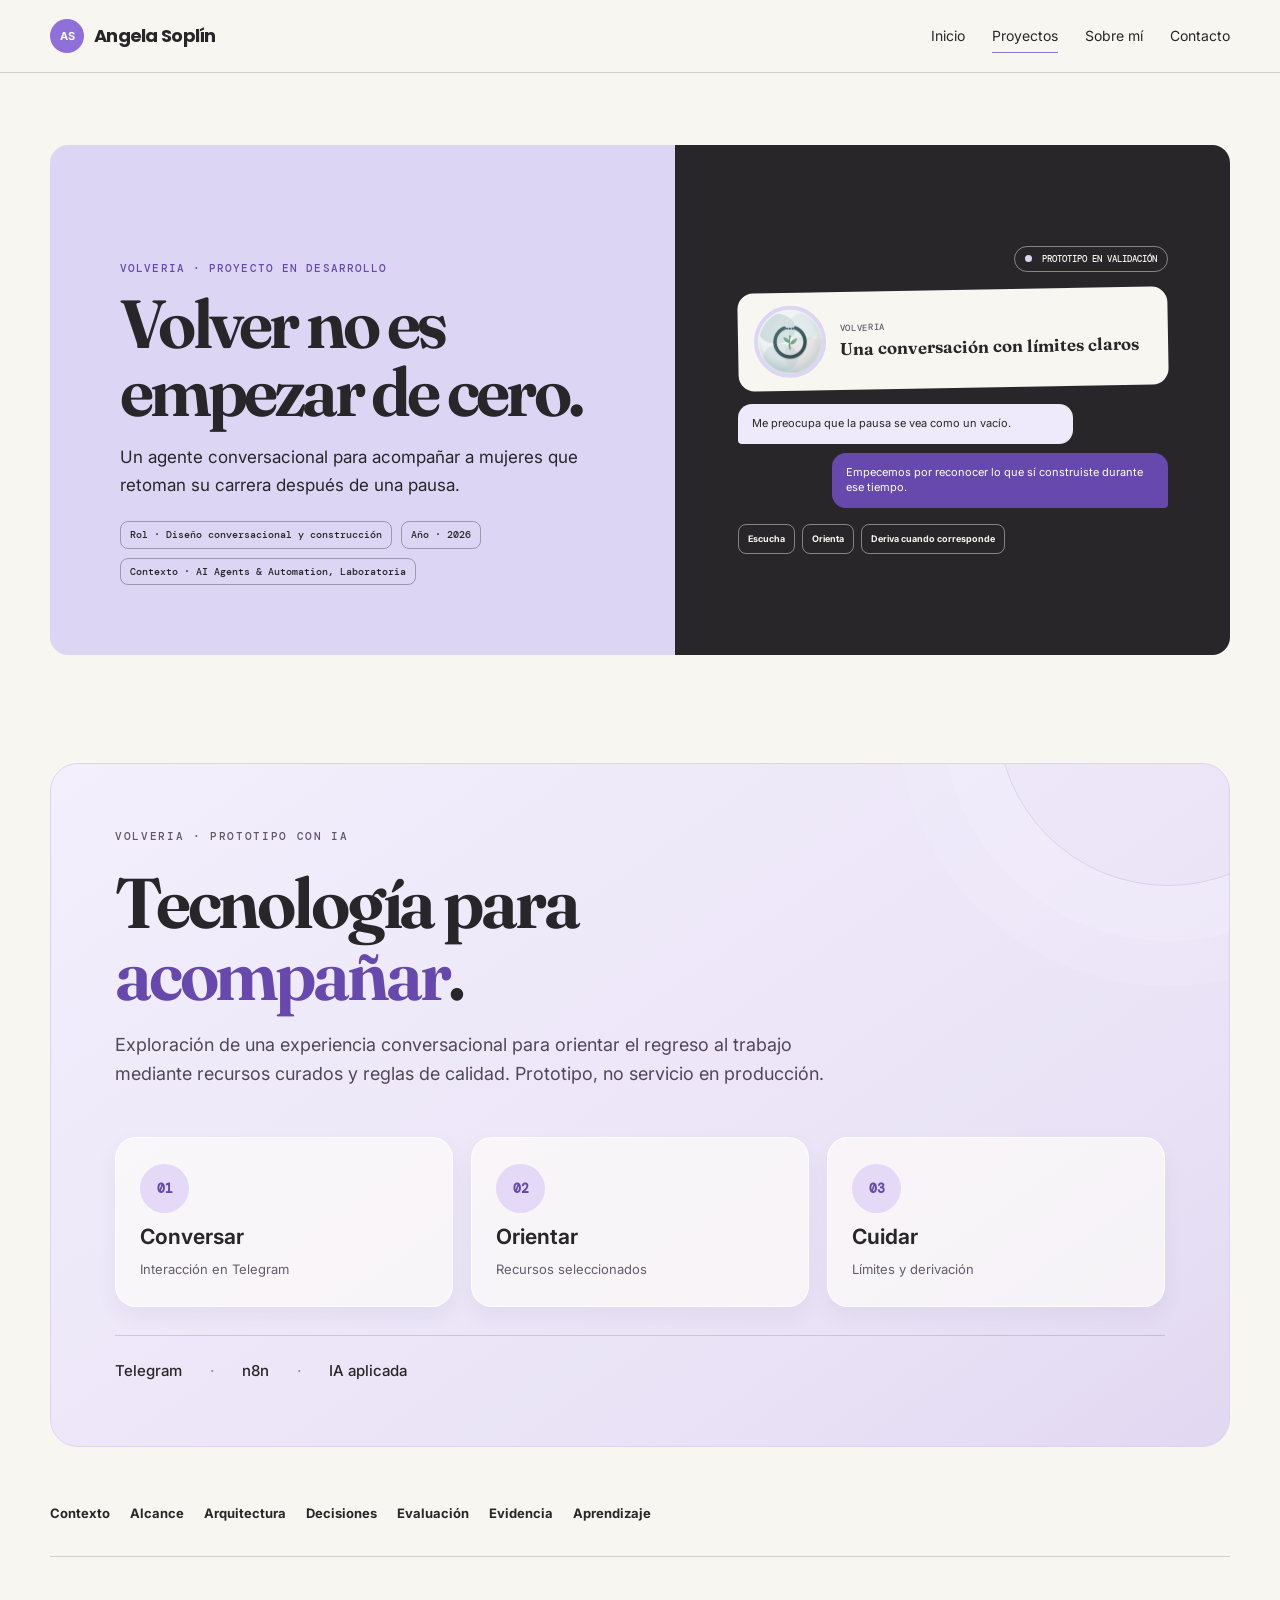
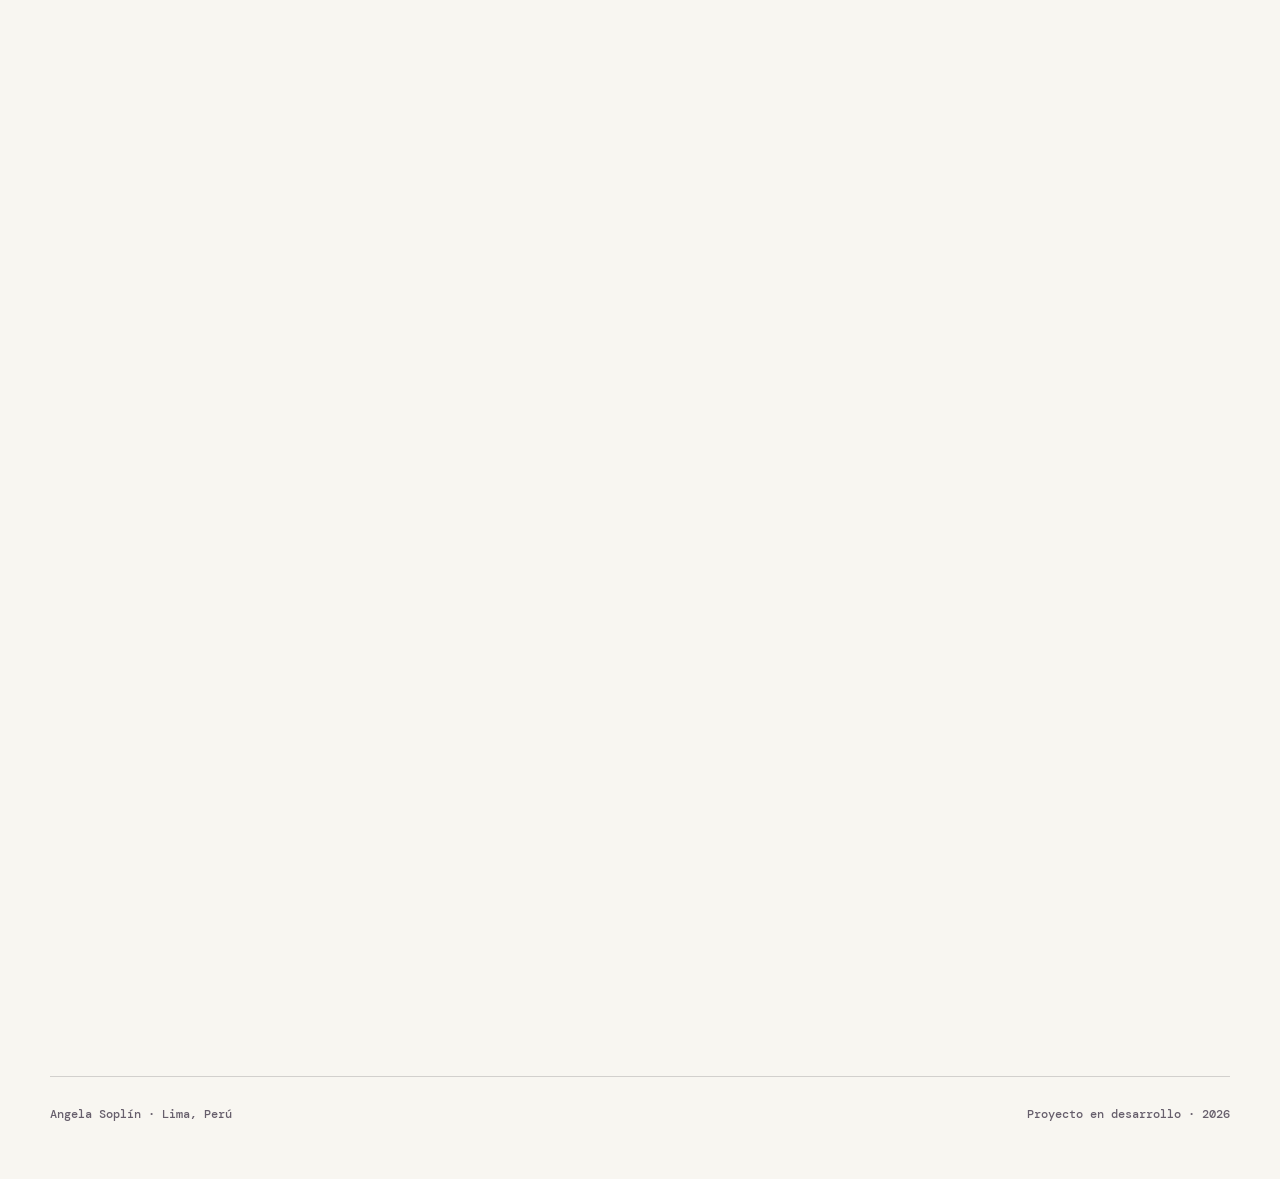
<file: volveria.html>
<!doctype html>
<html lang="es">
  <head>
    <meta charset="utf-8" />
    <meta name="viewport" content="width=device-width, initial-scale=1" />
    <title>VolverIA — Diseño conversacional e IA | Angela Soplín</title>
    <meta
      name="description"
      content="VolverIA es un agente conversacional en desarrollo para acompañar a mujeres que retoman su carrera después de una pausa."
    />
    <link rel="icon" href="assets/favicon.svg" type="image/svg+xml" />
    <link rel="preconnect" href="https://fonts.googleapis.com" />
    <link rel="preconnect" href="https://fonts.gstatic.com" crossorigin />
    <link
      href="https://fonts.googleapis.com/css2?family=DM+Mono:wght@400;500&family=Fraunces:opsz,wght@9..144,600;9..144,700&family=Inter:wght@400;500;600;700&family=Poppins:wght@600;700&display=swap"
      rel="stylesheet"
    />
    <link rel="stylesheet" href="css/styles.css" />
    <script src="assets/site-motion.js" defer></script>
  </head>
  <body class="volveria-page">
    <a class="skip-link" href="#contenido">Saltar al contenido</a>
    <header class="site-header">
      <nav class="nav shell" aria-label="Navegación principal">
        <a class="brand" href="index.html"
          ><i aria-hidden="true">AS</i>Angela Soplín</a
        >
        <div class="nav-links">
          <a href="index.html">Inicio</a
          ><a class="active" href="index.html#proyectos" aria-current="page"
            >Proyectos</a
          ><a href="sobre-mi.html">Sobre mí</a
          ><a href="contacto.html">Contacto</a>
        </div>
      </nav>
    </header>

    <main class="case-main shell" id="contenido">
      <section class="case-hero">
        <div class="case-hero-inner">
          <div class="case-hero-copy">
            <p class="eyebrow">VolverIA · Proyecto en desarrollo</p>
            <h1>Volver no es empezar de cero.</h1>
            <p>
              Un agente conversacional para acompañar a mujeres que retoman su
              carrera después de una pausa.
            </p>
            <div class="case-meta">
              <span>Rol · Diseño conversacional y construcción</span>
              <span>Año · 2026</span>
              <span>Contexto · AI Agents &amp; Automation, Laboratoria</span>
            </div>
          </div>
          <div
            class="case-cover volveria-cover"
            aria-label="Principio de conversación y límites de VolverIA"
          >
            <div class="volveria-system">
              <div class="prototype-status">
                <span aria-hidden="true"></span> Prototipo en validación
              </div>
              <div class="volveria-identity">
                <img src="assets/vuelvo-avatar.png" alt="Avatar de VolverIA" />
                <div>
                  <small>VolverIA</small>
                  <strong>Una conversación con límites claros</strong>
                </div>
              </div>
              <div class="guided-chat">
                <p>Me preocupa que la pausa se vea como un vacío.</p>
                <p>
                  Empecemos por reconocer lo que sí construiste durante ese
                  tiempo.
                </p>
              </div>
              <div class="guardrail-row">
                <span>Escucha</span><span>Orienta</span
                ><span>Deriva cuando corresponde</span>
              </div>
            </div>
          </div>
        </div>
      </section>
<section class="brand-case-highlight" aria-label="Resumen visual del proyecto"><div class="brand-case-highlight__header"><span class="brand-case-highlight__eyebrow">VOLVERIA · PROTOTIPO CON IA</span><h2>Tecnología para <em>acompañar</em>.</h2><p>Exploración de una experiencia conversacional para orientar el regreso al trabajo mediante recursos curados y reglas de calidad. Prototipo, no servicio en producción.</p></div><div class="brand-case-highlight__cards"><div class="brand-case-highlight__card"><span class="brand-case-highlight__num">01</span><strong>Conversar</strong><small>Interacción en Telegram</small></div><div class="brand-case-highlight__card"><span class="brand-case-highlight__num">02</span><strong>Orientar</strong><small>Recursos seleccionados</small></div><div class="brand-case-highlight__card"><span class="brand-case-highlight__num">03</span><strong>Cuidar</strong><small>Límites y derivación</small></div></div><div class="brand-case-highlight__strip"><span>Telegram</span><span>n8n</span><span>IA aplicada</span></div></section>


      <nav class="case-nav" aria-label="Contenido del caso">
        <a href="#contexto">Contexto</a><a href="#alcance">Alcance</a
        ><a href="#arquitectura">Arquitectura</a
        ><a href="#decisiones">Decisiones</a><a href="#evaluacion">Evaluación</a
        ><a href="#evidencia">Evidencia</a
        ><a href="#aprendizaje">Aprendizaje</a>
      </nav>

      <section class="case-snapshot" aria-label="Resumen del caso">
        <div>
          <span>La necesidad</span>
          <strong>Retomar la carrera sin borrar la pausa</strong>
        </div>
        <div>
          <span>La propuesta</span>
          <strong>Orientación conversacional en cuatro módulos</strong>
        </div>
        <div>
          <span>El estado</span>
          <strong>Prototipo funcional en prueba y validación</strong>
        </div>
      </section>

      <article>
        <section class="story" id="contexto">
          <div class="story-label">01 · Contexto</div>
          <div class="story-content">
            <h2>
              Volver al trabajo puede sentirse como volver a demostrarlo todo.
            </h2>
            <p class="story-intro">
              Después de una pausa por maternidad, cuidado o salud, muchas
              mujeres enfrentan tres barreras al mismo tiempo.
            </p>
            <div class="detail-grid">
              <div class="detail-card">
                <p class="mono-label">Confianza</p>
                <h3>La pausa como un vacío</h3>
                <p>
                  Puede vivirse como algo que debe esconderse, aunque durante
                  ese tiempo también se hayan desarrollado capacidades.
                </p>
              </div>
              <div class="detail-card">
                <p class="mono-label">Táctica</p>
                <h3>Procesos que cambiaron</h3>
                <p>
                  El CV, las entrevistas y las formas de postular pueden
                  sentirse ajenos después de un tiempo fuera.
                </p>
              </div>
              <div class="detail-card">
                <p class="mono-label">Derechos</p>
                <h3>Información sensible</h3>
                <p>
                  Las dudas laborales necesitan fuentes verificables y límites
                  claros para no ofrecer falsa seguridad.
                </p>
              </div>
              <div class="detail-card">
                <p class="mono-label">Oportunidad</p>
                <h3>Una conversación integrada</h3>
                <p>
                  Los recursos suelen atender una barrera por vez. El agente
                  explora cómo acompañarlas dentro de un mismo recorrido.
                </p>
              </div>
            </div>
          </div>
        </section>

        <section class="story" id="alcance">
          <div class="story-label">02 · Alcance</div>
          <div class="story-content">
            <h2>Cuatro módulos, una conversación.</h2>
            <p>
              El prototipo organiza la orientación sin intentar resolverlo todo.
            </p>
            <div class="detail-grid">
              <div class="detail-card">
                <p class="mono-label">01</p>
                <h3>Confianza</h3>
                <p>
                  Reencuadre de la pausa y preparación emocional para retomar el
                  proceso.
                </p>
              </div>
              <div class="detail-card">
                <p class="mono-label">02</p>
                <h3>CV y postulación</h3>
                <p>
                  Formas de presentar la pausa y tácticas para volver a
                  postular.
                </p>
              </div>
              <div class="detail-card">
                <p class="mono-label">03</p>
                <h3>Entrevistas</h3>
                <p>
                  Preparación de respuestas y manejo de preguntas sobre la
                  pausa.
                </p>
              </div>
              <div class="detail-card">
                <p class="mono-label">04 · MVP</p>
                <h3>Derechos laborales</h3>
                <p>
                  Orientación general sobre no discriminación, maternidad,
                  lactancia y protección frente al despido en Perú.
                </p>
              </div>
            </div>
          </div>
        </section>

        <section class="story" id="arquitectura">
          <div class="story-label">03 · Construcción</div>
          <div class="story-content">
            <h2>La tecnología debía sostener el criterio, no reemplazarlo.</h2>
            <p class="story-intro">
              El flujo fue orquestado en n8n, con Telegram como interfaz, un
              modelo de lenguaje para la conversación, memoria contextual y una
              base curada en Google Sheets y Docs.
            </p>
            <div
              class="evidence"
              aria-label="Arquitectura simplificada de VolverIA"
            >
              <p class="mono-label">Arquitectura del prototipo</p>
              <div class="trace-flow prototype-flow">
                <div>
                  <span class="flow-icon" aria-hidden="true">01</span>
                  <strong>Consulta</strong>
                  <small>La persona escribe por Telegram.</small>
                </div>
                <div>
                  <span class="flow-icon" aria-hidden="true">02</span>
                  <strong>Comprende</strong>
                  <small>n8n organiza el contexto y la memoria.</small>
                </div>
                <div>
                  <span class="flow-icon" aria-hidden="true">03</span>
                  <strong>Contrasta</strong>
                  <small>Consulta una base de información curada.</small>
                </div>
                <div>
                  <span class="flow-icon" aria-hidden="true">04</span>
                  <strong>Orienta</strong>
                  <small>Responde con cuidado o deriva cuando corresponde.</small>
                </div>
              </div>
              <p class="evidence-note">
                Diagrama simplificado. El proyecto continúa en prueba y
                validación.
              </p>
            </div>
          </div>
        </section>

        <div class="pixel-story-interlude" aria-label="Reflexión de Angela"><aside class="pixel-signature pixel-signature--in-story" aria-label="Firma visual de Angela"><div class="pixel-signature__portrait"><video autoplay muted loop playsinline preload="metadata" poster="assets/angela-pixel-poster.png" aria-label="Ilustración animada de Angela usando su laptop"><source src="assets/angela-pixel.webm" type="video/webm"></video></div><div class="pixel-signature__copy"><span class="pixel-signature__label">OBservar · CONECTAR · CREAR</span><p>Acompañar también implica saber cuándo <em>detenerse.</em></p></div></aside></div>
<section class="story" id="decisiones">
          <div class="story-label">04 · Decisiones</div>
          <div class="story-content">
            
            <h2>Dos límites terminaron definiendo el agente.</h2>
            <div class="detail-grid">
              <div class="detail-card">
                <p class="mono-label">Decisión 1</p>
                <h3>Ser un puente, no un destino</h3>
                <p>
                  VolverIA escucha y orienta, pero deriva hacia mentoras,
                  comunidades y programas cuando el acompañamiento humano aporta
                  más.
                </p>
              </div>
              <div class="detail-card">
                <p class="mono-label">Decisión 2</p>
                <h3>No fingir asesoría legal</h3>
                <p>
                  Responde información general verificable, evita interpretar
                  casos particulares y deriva cuando una consulta cruza ese
                  límite.
                </p>
              </div>
            </div>
            <div class="reflection" style="margin-top: 32px">
              <p>
                El mayor reto no fue técnico, sino de diseño: cómo conversar con
                alguien que puede estar en su momento de menor confianza
                profesional.
              </p>
            </div>
          </div>
        </section>

        <section class="story" id="evaluacion">
          <div class="story-label">05 · Evaluación</div>
          <div class="story-content">
            <h2>Una rúbrica antes de publicar.</h2>
            <p class="story-intro">
              Definí seis criterios para evaluar escenarios, con prioridad en
              los temas donde un error puede tener un costo real.
            </p>
            <div class="detail-grid">
              <div class="detail-card">
                <p class="mono-label">C1</p>
                <h3>Fidelidad</h3>
                <p>¿La respuesta se sostiene en la base disponible?</p>
              </div>
              <div class="detail-card">
                <p class="mono-label">C2</p>
                <h3>Seguridad</h3>
                <p>¿Reconoce límites y evita afirmaciones legales impropias?</p>
              </div>
              <div class="detail-card">
                <p class="mono-label">C3</p>
                <h3>Escucha</h3>
                <p>¿Recoge lo que la usuaria expresa antes de recomendar?</p>
              </div>
              <div class="detail-card">
                <p class="mono-label">C4–C6</p>
                <h3>Claridad, tono y derivación</h3>
                <p>
                  ¿La orientación se entiende, acompaña y conduce al recurso
                  adecuado?
                </p>
              </div>
            </div>
          </div>
        </section>

        <section class="story" id="evidencia">
          <div class="story-label">06 · Evidencia</div>
          <div class="story-content">
            <h2>La escucha va antes que el enlace.</h2>
            <p class="story-intro">
              Una escena representativa del prototipo: reconocer primero la
              preocupación, orientar con información curada y derivar si el
              alcance de la conversación lo requiere.
            </p>
            <figure class="evidence">
              <div class="case-proof volveria-proof">
                <div class="proof-heading">
                  <p class="mono-label">Escena del prototipo</p>
                  <h3>Una conversación que acompaña sin prometer resolverlo todo.</h3>
                </div>
                <div class="conversation-proof">
                  <p class="from-person">Me preocupa que esta pausa se vea como un vacío.</p>
                  <p class="from-agent">Podemos empezar por reconocer las habilidades y decisiones que construiste durante este tiempo.</p>
                  <p class="from-agent">Si necesitas apoyo especializado, también puedo orientarte hacia un recurso adecuado.</p>
                </div>
                <div class="guardrail-proof">
                  <span>Escucha</span><span>Información curada</span><span>Derivación cuando corresponde</span>
                </div>
              </div>
              <figcaption>
                Representación del flujo conversacional. VolverIA brinda
                información orientativa; no constituye asesoría legal ni
                psicológica.
              </figcaption>
            </figure>
          </div>
        </section>

        <section class="story" id="aprendizaje">
          <div class="story-label">07 · Aprendizaje</div>
          <div class="story-content">
            <h2>El prototipo hizo visibles sus propios límites.</h2>
            <p>
              En una primera versión, el agente podía completar vacíos con
              seguridad aunque la base no tuviera la respuesta. Forzar la
              consulta y permitir que dijera “no lo sé” mejoró la calidad.
            </p>
            <p>
              También derivaba demasiado pronto. Ajusté el flujo para escuchar
              primero y recomendar recursos cuando la usuaria ya había sido
              comprendida.
            </p>
            <div class="reflection" style="margin-top: 32px">
              <p>Automatizar también es decidir dónde detenerse.</p>
            </div>
          </div>
        </section>
      
</article>
    </main>

    <footer class="case-footer shell">
      <div class="case-footer-top">
        <h2>¿Qué puede hacer la tecnología cuando empieza por escuchar?</h2>
        <a class="editorial-link case-cta" href="contacto.html"
          >Hablemos <span aria-hidden="true">→</span></a
        >
      </div>
      <div class="footer-bottom">
        <p>Angela Soplín · Lima, Perú</p>
        <p>Proyecto en desarrollo · 2026</p>
      </div>
    </footer>
  </body>
</html>
</file>
<file: css/styles.css>
:root {
  --cream: #f8f6f1;
  --cream-deep: #eee9df;
  --lilac: #ddd5f4;
  --lilac-light: #eeeafb;
  --purple: #8f70d8;
  --purple-dark: #6749ae;
  --charcoal: #29262a;
  --muted: #675f6c;
  --line: rgba(41, 38, 42, 0.18);
  --white: #fffdf9;
  --max: 1180px;
  --radius: 18px;
}

* {
  box-sizing: border-box;
}
html {
  scroll-behavior: smooth;
}
body {
  margin: 0;
  background: var(--cream);
  color: var(--charcoal);
  font:
    16px/1.65 Inter,
    Arial,
    sans-serif;
  text-rendering: optimizeLegibility;
}
img,
svg {
  display: block;
  max-width: 100%;
}
a {
  color: inherit;
  text-decoration: none;
}
p {
  text-wrap: pretty;
}
.shell {
  width: min(var(--max), calc(100% - 48px));
  margin-inline: auto;
}
.skip-link {
  position: fixed;
  z-index: 100;
  top: 12px;
  left: 12px;
  padding: 10px 14px;
  border-radius: 10px;
  background: var(--charcoal);
  color: var(--cream);
  transform: translateY(-160%);
}
.skip-link:focus {
  transform: translateY(0);
}

.site-header {
  position: sticky;
  z-index: 30;
  top: 0;
  border-bottom: 1px solid var(--line);
  background: rgba(248, 246, 241, 0.92);
  backdrop-filter: blur(14px);
}
.nav {
  min-height: 72px;
  display: flex;
  align-items: center;
  justify-content: space-between;
  gap: 28px;
}
.brand {
  display: inline-flex;
  align-items: center;
  flex: 0 0 auto;
  font:
    700 18px/1 Poppins,
    sans-serif;
  letter-spacing: -0.04em;
}
.brand i {
  width: 34px;
  height: 34px;
  display: inline-grid;
  place-items: center;
  margin-right: 10px;
  border-radius: 50%;
  background: var(--purple);
  color: white;
  font:
    700 11px/1 Inter,
    sans-serif;
  font-style: normal;
  letter-spacing: 0;
}
.nav-links {
  display: flex;
  align-items: center;
  gap: 27px;
  font-size: 14px;
  white-space: nowrap;
}
.nav-links a {
  position: relative;
  padding-block: 5px;
}
.nav-links a::after {
  content: "";
  position: absolute;
  right: 0;
  bottom: 0;
  left: 0;
  height: 1px;
  background: var(--purple);
  transform: scaleX(0);
  transition: transform 180ms ease;
}
.nav-links a:hover::after,
.nav-links .active::after {
  transform: scaleX(1);
}

.eyebrow,
.mono-label {
  margin: 0;
  color: var(--muted);
  font:
    500 11px/1.4 "DM Mono",
    monospace;
  letter-spacing: 0.1em;
  text-transform: uppercase;
}
.editorial-link {
  width: max-content;
  display: inline-flex;
  align-items: center;
  gap: 8px;
  padding-bottom: 4px;
  border-bottom: 1px solid rgba(41, 38, 42, 0.5);
  font-size: 14px;
  font-weight: 700;
  transition: border-color 180ms ease;
}
.editorial-link span {
  color: var(--purple-dark);
  font-size: 18px;
  transition: transform 180ms ease;
}
.editorial-link:hover,
.editorial-link:focus-visible {
  border-color: var(--purple);
}
.editorial-link:hover span,
.editorial-link:focus-visible span {
  transform: translateX(4px);
}
.case-cta {
  min-height: 44px;
  padding: 11px 15px 11px 17px;
  border: 1px solid var(--charcoal);
  border-radius: 999px;
  background: var(--cream);
  box-shadow: 3px 3px 0 var(--purple);
  color: var(--charcoal);
  text-decoration: none;
  transition:
    background 180ms ease,
    color 180ms ease,
    box-shadow 180ms ease,
    transform 180ms ease;
}
.case-cta:hover,
.case-cta:focus-visible {
  border-color: var(--charcoal);
  background: var(--charcoal);
  color: var(--cream);
  box-shadow: 0 0 0 var(--purple);
  transform: translate(3px, 3px);
}
.case-cta:hover span,
.case-cta:focus-visible span {
  color: var(--lilac);
}

/* Home */
.home-hero {
  min-height: 680px;
  display: grid;
  grid-template-columns: minmax(0, 1.15fr) minmax(300px, 0.72fr);
  align-items: center;
  gap: clamp(42px, 7vw, 92px);
  padding-block: clamp(62px, 9vw, 112px);
}
.home-hero h1,
.section-title,
.meet h2,
.page-title,
.case-hero h1 {
  margin: 0;
  font-family: Fraunces, Georgia, serif;
  font-weight: 650;
  letter-spacing: -0.055em;
}
.home-hero h1 {
  max-width: 15ch;
  margin-top: 18px;
  font-size: clamp(40px, 5vw, 62px);
  line-height: 1.03;
}
.home-hero h1 em {
  color: var(--purple-dark);
  font-style: normal;
}
.hero-copy {
  max-width: 58ch;
  margin: 23px 0 27px;
  font-size: clamp(16px, 1.6vw, 18px);
  line-height: 1.6;
}
.hero-actions,
.meet-actions {
  display: flex;
  flex-wrap: wrap;
  gap: 22px;
}
.hero-guide {
  position: relative;
  min-height: 390px;
  display: grid;
  align-content: end;
  justify-items: center;
  padding: 28px 24px 20px;
  background: transparent;
  overflow: visible;
}
.hero-guide video,
.guide-poster {
  width: min(100%, 330px);
  aspect-ratio: 1;
  object-fit: contain;
  filter: drop-shadow(0 16px 20px rgba(41, 38, 42, 0.12));
}
.guide-poster {
  display: none;
}
.guide-bubble {
  position: absolute;
  z-index: 2;
  top: 24px;
  right: 22px;
  max-width: 210px;
  padding: 14px 17px;
  border-radius: 16px 16px 5px 16px;
  border: 1px solid rgba(103, 73, 174, 0.16);
  background: var(--lilac-light);
  box-shadow: 0 10px 24px rgba(41, 38, 42, 0.1);
}
.guide-bubble span,
.guide-bubble strong {
  display: block;
}
.guide-bubble span {
  margin-bottom: 5px;
  color: var(--muted);
  font:
    500 9px/1.4 "DM Mono",
    monospace;
  letter-spacing: 0.05em;
  text-transform: uppercase;
}
.guide-bubble strong {
  font:
    650 20px/1.15 Fraunces,
    Georgia,
    serif;
  letter-spacing: -0.03em;
}
.hero-guide small {
  position: relative;
  z-index: 2;
  margin-top: -12px;
  color: var(--muted);
  font:
    500 10px/1.4 "DM Mono",
    monospace;
}

.trajectory {
  padding-block: clamp(70px, 9vw, 110px);
}
.trajectory-panel {
  display: grid;
  grid-template-columns: 0.8fr 1.4fr;
  gap: clamp(42px, 7vw, 92px);
  padding: clamp(32px, 5vw, 58px);
  border-radius: var(--radius);
  background: var(--lilac-light);
}
.section-title {
  margin-top: 14px;
  font-size: clamp(35px, 4.5vw, 54px);
  line-height: 1.04;
}
.trajectory-copy p:last-child {
  max-width: 44ch;
  margin: 19px 0 0;
  color: var(--muted);
  font-size: 15px;
}
.timeline {
  align-self: center;
  display: grid;
  grid-template-columns: repeat(4, 1fr);
  padding-top: 36px;
}
.timeline-step {
  position: relative;
  min-height: 112px;
  padding: 24px 14px 0 0;
  border-top: 2px solid rgba(41, 38, 42, 0.22);
}
.timeline-step::before {
  content: "";
  position: absolute;
  top: -7px;
  left: 0;
  width: 12px;
  height: 12px;
  border-radius: 50%;
  background: var(--purple);
}
.timeline-step:last-child::before {
  background: var(--charcoal);
}
.timeline-step b,
.timeline-step span,
.timeline-step small {
  display: block;
}
.timeline-step b {
  width: max-content;
  padding: 5px 8px;
  border-radius: 7px;
  background: var(--charcoal);
  color: var(--cream);
  font:
    600 13px/1.3 "DM Mono",
    monospace;
}
.timeline-step span {
  max-width: 17ch;
  margin-top: 10px;
  font-size: 14px;
  font-weight: 700;
  line-height: 1.35;
}
.timeline-step small {
  max-width: 18ch;
  margin-top: 5px;
  color: var(--muted);
  font-size: 12px;
  line-height: 1.4;
}

.projects {
  padding-block: clamp(76px, 9vw, 110px);
  background: var(--lilac);
}
.projects-heading {
  margin-bottom: 48px;
}
.project-list {
  border-top: 1px solid var(--charcoal);
}
.project-chapter {
  display: grid;
  grid-template-columns: minmax(0, 0.82fr) minmax(360px, 1.18fr);
  gap: clamp(36px, 6vw, 74px);
  padding-block: clamp(42px, 6vw, 70px);
  border-bottom: 1px solid var(--charcoal);
}
.project-index {
  margin-bottom: 24px;
  font:
    500 11px/1.4 "DM Mono",
    monospace;
  letter-spacing: 0.08em;
  text-transform: uppercase;
}
.project-copy h3 {
  max-width: 16ch;
  margin: 0;
  font:
    650 clamp(32px, 4vw, 49px) / 1.02 Fraunces,
    Georgia,
    serif;
  letter-spacing: -0.055em;
}
.project-copy > p {
  max-width: 39ch;
  margin: 19px 0 25px;
  font-size: 15px;
}
.project-visual {
  min-height: 310px;
  display: flex;
  flex-direction: column;
  justify-content: center;
  padding: clamp(24px, 4vw, 42px);
  border: 1px solid rgba(41, 38, 42, 0.3);
  border-radius: var(--radius);
  background: rgba(248, 246, 241, 0.35);
  overflow: hidden;
}
.selected-work {
  display: grid;
  grid-template-columns: minmax(0, 0.85fr) minmax(0, 1.15fr);
  align-items: center;
  gap: clamp(32px, 6vw, 78px);
  margin-top: clamp(72px, 11vw, 142px);
  padding: clamp(28px, 5vw, 54px);
  border: 1px solid var(--line);
  border-radius: var(--radius);
  background: var(--lilac-light);
}
.selected-work-copy .section-title {
  max-width: 14ch;
  margin: 12px 0 18px;
  font-size: clamp(31px, 4vw, 48px);
  line-height: 1.04;
}
.selected-work-copy > p:not(.eyebrow) {
  max-width: 43ch;
  margin: 0;
  color: var(--muted);
  font-size: 15px;
  line-height: 1.6;
}
.selected-work-meta {
  display: flex;
  flex-wrap: wrap;
  gap: 7px;
  margin-top: 20px;
}
.selected-work-meta span {
  padding: 6px 9px;
  border: 1px solid rgba(41, 38, 42, 0.18);
  border-radius: 999px;
  background: var(--cream);
  font-size: 11px;
  font-weight: 700;
}
.selected-work-copy .selected-work-note {
  margin-top: 18px;
  color: var(--charcoal);
  font-size: 12px;
  font-weight: 650;
}
.selected-work-copy .case-cta {
  margin-top: 22px;
}
.campaign-visuals {
  display: flex;
  align-items: end;
  justify-content: center;
  gap: clamp(12px, 2vw, 28px);
}
.campaign-piece {
  margin: 0;
}
.campaign-piece img {
  width: 100%;
  border: 5px solid var(--white);
  border-radius: 18px;
  box-shadow: 0 20px 42px rgba(41, 38, 42, 0.16);
}
.campaign-piece-story {
  width: min(39%, 250px);
  transform: rotate(-3deg) translateY(-12px);
}
.selected-work .campaign-piece-story {
  width: min(62%, 330px);
  transform: rotate(2.5deg);
}
.campaign-piece-email {
  width: min(35%, 228px);
  transform: rotate(3deg);
}
.campaign-piece figcaption {
  margin-top: 10px;
  color: var(--muted);
  font: 600 10px/1.2 "DM Mono", monospace;
  letter-spacing: 0.05em;
  text-align: center;
  text-transform: uppercase;
}
.visual-label {
  margin-bottom: 24px;
  color: var(--muted);
  font:
    500 10px/1.4 "DM Mono",
    monospace;
  letter-spacing: 0.08em;
  text-transform: uppercase;
}
.centria-preview {
  background: rgba(248, 246, 241, 0.5);
}
.matrix-preview {
  display: grid;
  gap: 17px;
}
.matrix-sheet {
  display: grid;
  grid-template-columns: repeat(4, 1fr);
  gap: 8px;
  padding: 22px;
  border-radius: 15px;
  background: var(--white);
  box-shadow: 0 14px 28px rgba(41, 38, 42, 0.12);
  transform: rotate(1.2deg);
}
.matrix-sheet b,
.matrix-sheet small {
  grid-column: 1 / -1;
}
.matrix-sheet b {
  font:
    650 20px/1.1 Fraunces,
    Georgia,
    serif;
}
.matrix-sheet small {
  margin-bottom: 8px;
  color: var(--muted);
  font:
    500 10px/1.4 "DM Mono",
    monospace;
}
.matrix-sheet span {
  height: 42px;
  border-radius: 9px;
  background: var(--lilac-light);
  border-top: 5px solid var(--purple-dark);
}
.matrix-sheet span:nth-of-type(2) {
  border-color: var(--purple);
}
.matrix-sheet span:nth-of-type(3) {
  border-color: #b8a7e6;
}
.matrix-sheet span:nth-of-type(4) {
  border-color: var(--charcoal);
}
.result-badges {
  display: flex;
  flex-wrap: wrap;
  gap: 10px;
}
.result-badges strong {
  padding: 9px 12px;
  border-radius: 10px;
  background: var(--charcoal);
  color: white;
  font-size: 11px;
  line-height: 1.35;
}
.result-badges strong:last-child {
  background: var(--purple-dark);
}
.result-badges b {
  margin-right: 4px;
  font-size: 15px;
}
.trace-flow {
  display: grid;
  grid-template-columns: repeat(4, 1fr);
  align-items: stretch;
}
.trace-flow div {
  position: relative;
  min-height: 112px;
  padding: 16px 24px 14px 14px;
  border: 1px solid var(--charcoal);
  border-right: 0;
  border-radius: 14px 0 0 14px;
  background: var(--cream);
  font-size: 12px;
  font-weight: 700;
  line-height: 1.35;
}
.trace-flow div::after {
  content: "→";
  position: absolute;
  z-index: 1;
  top: 42%;
  right: -10px;
  color: var(--purple-dark);
  font-size: 18px;
}
.trace-flow div:last-child {
  border-right: 1px solid var(--charcoal);
  border-radius: 0 14px 14px 0;
  background: var(--charcoal);
  color: var(--cream);
}
.trace-flow div:last-child::after {
  content: "";
}
.prototype-flow div {
  display: flex;
  flex-direction: column;
  gap: 7px;
  min-height: 158px;
  padding: 18px 26px 18px 18px;
}
.prototype-flow .flow-icon {
  display: grid;
  width: 28px;
  height: 28px;
  place-items: center;
  border-radius: 50%;
  background: var(--lilac);
  color: var(--charcoal);
  font: 700 9px/1 "DM Mono", monospace;
}
.prototype-flow strong {
  font-size: 16px;
  line-height: 1.1;
}
.prototype-flow small {
  max-width: 19ch;
  color: var(--muted);
  font-size: 11px;
  font-weight: 500;
  line-height: 1.4;
}
.prototype-flow div:last-child .flow-icon {
  background: var(--purple);
  color: var(--cream);
}
.prototype-flow div:last-child small {
  color: rgba(248, 246, 241, 0.75);
}
.before-after {
  display: grid;
  grid-template-columns: 1fr 54px 1fr;
  align-items: center;
  gap: 10px;
}
.process-card {
  min-height: 180px;
  padding: 20px;
  border-radius: 15px;
  background: var(--cream);
  color: var(--charcoal);
  transform: rotate(-1.2deg);
}
.process-card.after {
  background: var(--charcoal);
  color: var(--cream);
  transform: rotate(1.2deg);
}
.process-card b,
.process-card span {
  display: block;
}
.process-card b {
  margin-bottom: 14px;
  font:
    650 21px/1.1 Fraunces,
    Georgia,
    serif;
}
.process-card span {
  padding-block: 6px;
  border-bottom: 1px solid currentColor;
  font-size: 12px;
  opacity: 0.82;
}
.process-arrow {
  color: var(--purple-dark);
  font-size: 32px;
  text-align: center;
}
.service-preview .process-card {
  min-height: 225px;
}
.service-preview .process-card > small {
  display: block;
  margin-bottom: 11px;
  color: var(--muted);
  font:
    500 9px/1.3 "DM Mono",
    monospace;
  letter-spacing: 0.06em;
  text-transform: uppercase;
}
.service-preview .process-card svg {
  width: 100%;
  margin-block: 15px 6px;
}
.service-preview .process-card svg path {
  fill: none;
  stroke: #9f7f89;
  stroke-width: 3;
  stroke-linecap: round;
}
.service-preview .process-card.after {
  background: var(--charcoal);
}
.service-preview .process-card.after > small {
  color: var(--lilac);
}
.process-steps {
  display: flex;
  gap: 6px;
  margin-block: 14px 19px;
}
.process-steps span {
  flex: 1;
  padding: 7px 4px;
  border: 0;
  border-radius: 7px;
  background: var(--lilac);
  color: var(--charcoal);
  font-size: 9px;
  font-weight: 700;
  text-align: center;
}
.mini-results {
  display: flex;
  gap: 24px;
}
.mini-results strong {
  font:
    650 27px/1 Fraunces,
    Georgia,
    serif;
}
.mini-results small {
  display: block;
  margin-top: 5px;
  color: var(--lilac);
  font:
    500 9px/1.2 "DM Mono",
    monospace;
  text-transform: uppercase;
}
.chat-preview {
  display: grid;
  gap: 12px;
  max-width: 500px;
}
.chat-preview p {
  width: 78%;
  margin: 0;
  padding: 14px 17px;
  border-radius: 14px 14px 14px 4px;
  background: var(--cream);
  font-size: 13px;
  line-height: 1.45;
}
.chat-preview p:nth-child(2) {
  justify-self: end;
  border-radius: 14px 14px 4px 14px;
  background: var(--charcoal);
  color: var(--cream);
}
.chat-preview p:nth-child(3) {
  background: var(--purple-dark);
  color: white;
}
.volveria-preview {
  background: linear-gradient(135deg, var(--purple-dark), #9b82dd);
}
.volveria-preview .visual-label {
  color: white;
}
.volveria-visual {
  display: grid;
  grid-template-columns: 0.7fr 1.3fr;
  align-items: center;
  gap: 25px;
}
.avatar-orbit {
  aspect-ratio: 1;
  display: grid;
  place-items: center;
  padding: 17px;
  border: 2px solid rgba(255, 255, 255, 0.62);
  border-radius: 50%;
  background: rgba(248, 246, 241, 0.78);
  box-shadow: inset 0 0 0 12px rgba(221, 213, 244, 0.55);
}
.avatar-orbit img {
  width: 100%;
  aspect-ratio: 1;
  border-radius: 50%;
  object-fit: cover;
}
.volveria-preview .chat-preview p {
  width: 100%;
}
.volveria-preview .chat-preview p:nth-child(2) {
  width: 82%;
  background: var(--lilac-light);
  color: var(--charcoal);
}
.volveria-preview .chat-preview small {
  color: white;
  font:
    500 9px/1.4 "DM Mono",
    monospace;
  letter-spacing: 0.04em;
}

.meet {
  padding-block: clamp(76px, 9vw, 110px);
}
.meet-inner {
  display: grid;
  grid-template-columns: 1fr 0.7fr;
  align-items: center;
  gap: clamp(48px, 8vw, 100px);
}
.meet h2 {
  margin: 14px 0 18px;
  font-size: clamp(38px, 5vw, 58px);
  line-height: 1.03;
}
.meet-copy {
  max-width: 46ch;
  margin: 0 0 27px;
  font-size: 17px;
}
.meet-photo {
  width: min(100%, 390px);
  margin: 0;
  justify-self: end;
}
.meet-photo img {
  width: 100%;
  aspect-ratio: 4 / 4.3;
  border-radius: var(--radius);
  object-fit: cover;
  object-position: center 20%;
  filter: saturate(0.88);
}
.meet-photo figcaption {
  margin-top: 10px;
  color: var(--muted);
  font:
    500 10px/1.5 "DM Mono",
    monospace;
}
.photo-placeholder {
  min-height: 310px;
  display: grid;
  place-items: center;
  padding: 32px;
  border: 1px dashed var(--purple);
  border-radius: var(--radius);
  background: var(--lilac-light);
  color: var(--muted);
  font:
    500 11px/1.5 "DM Mono",
    monospace;
  text-align: center;
}
.home-footer,
.footer-bottom {
  display: flex;
  justify-content: space-between;
  gap: 24px;
  padding-block: 28px;
  border-top: 1px solid var(--line);
  color: var(--muted);
  font:
    500 12px/1.5 "DM Mono",
    monospace;
}
.home-footer p,
.footer-bottom p {
  margin: 0;
}

/* Case studies */
.case-main {
  padding-bottom: 40px;
}
.case-hero {
  padding-block: clamp(38px, 6vw, 72px);
}
.case-hero-inner {
  display: grid;
  grid-template-columns: 1.06fr 0.94fr;
  min-height: 510px;
  border-radius: var(--radius);
  background: var(--lilac);
  overflow: hidden;
}
.case-hero-copy {
  align-self: end;
  padding: clamp(34px, 6vw, 70px);
}
.case-hero .eyebrow {
  color: var(--purple-dark);
}
.case-hero h1 {
  max-width: 13ch;
  margin: 14px 0 18px;
  font-size: clamp(43px, 5.5vw, 68px);
  line-height: 0.99;
}
.case-hero-copy > p:not(.eyebrow) {
  max-width: 48ch;
  margin: 0 0 22px;
  font-size: 17px;
}
.case-meta {
  display: flex;
  flex-wrap: wrap;
  gap: 9px;
}
.case-meta span {
  padding: 6px 9px;
  border: 1px solid rgba(41, 38, 42, 0.35);
  border-radius: 8px;
  font:
    500 10px/1.35 "DM Mono",
    monospace;
}
.case-cover {
  display: grid;
  place-items: center;
  padding: clamp(28px, 5vw, 56px);
  background: var(--charcoal);
  color: var(--cream);
}
.gv-case-hero .case-hero-inner {
  background: linear-gradient(135deg, var(--lilac), var(--cream));
}
.gv-case-cover {
  display: grid;
  align-content: center;
  gap: 22px;
  padding: clamp(25px, 4vw, 44px);
  background: var(--charcoal);
}
.gv-case-cover .visual-label {
  margin: 0;
  color: var(--lilac);
}
.gv-hero-composition {
  display: grid;
  grid-template-columns: 1fr auto 1fr auto 1fr;
  align-items: center;
  gap: 8px;
}
.gv-hero-composition > div {
  display: grid;
  min-height: 145px;
  align-content: center;
  gap: 8px;
  padding: 14px 12px;
  border-radius: 12px;
  background: var(--cream);
  color: var(--charcoal);
}
.gv-hero-composition > div:nth-of-type(2) { background: var(--lilac); }
.gv-hero-composition small {
  color: var(--purple-dark);
  font: 500 8px/1 "DM Mono", monospace;
  letter-spacing: .06em;
  text-transform: uppercase;
}
.gv-hero-composition b { font: 650 17px/1.05 Fraunces, Georgia, serif; }
.gv-hero-composition span { color: var(--muted); font-size: 9px; line-height: 1.35; }
.gv-hero-composition i { color: var(--lilac); font-size: 19px; font-style: normal; }
.gv-hero-note { margin: 0; color: rgba(248,246,241,.68); font-size: 10px; line-height: 1.45; }
}
.cover-diagram {
  width: min(100%, 430px);
}
.cover-diagram .visual-label {
  color: var(--lilac);
}
.cover-diagram .trace-flow {
  grid-template-columns: 1fr;
  gap: 8px;
}
.cover-diagram .trace-flow div {
  min-height: 58px;
  border: 1px solid rgba(248, 246, 241, 0.55);
  border-radius: 12px;
  background: transparent;
  color: var(--cream);
}
.cover-diagram .trace-flow div::after {
  content: "↓";
  top: auto;
  right: 18px;
  bottom: -18px;
  color: var(--lilac);
}
.cover-diagram .trace-flow div:last-child {
  background: var(--lilac);
  color: var(--charcoal);
}
.centria-system {
  width: min(100%, 430px);
}
.centria-system .visual-label {
  color: var(--lilac);
}
.signal-note {
  display: flex;
  align-items: center;
  gap: 16px;
  width: min(88%, 340px);
  padding: 15px 18px;
  border-radius: 18px 18px 18px 5px;
  background: var(--cream);
  color: var(--charcoal);
  transform: rotate(-1.5deg);
  box-shadow: 0 13px 26px rgba(0, 0, 0, 0.2);
}
.signal-note > span {
  color: var(--purple-dark);
  font: 700 42px/0.8 Fraunces, Georgia, serif;
}
.signal-note small,
.tracking-sheet small {
  display: block;
  margin-bottom: 3px;
  color: var(--muted);
  font: 500 9px/1.3 "DM Mono", monospace;
  letter-spacing: 0.07em;
  text-transform: uppercase;
}
.signal-note strong {
  font-size: 13px;
}
.system-arrow {
  width: 88%;
  padding: 5px 0 3px;
  color: var(--lilac);
  font-size: 24px;
  text-align: center;
}
.tracking-sheet {
  position: relative;
  padding: 20px;
  border-radius: 16px;
  background: white;
  color: var(--charcoal);
  transform: rotate(1deg);
  box-shadow: 0 18px 34px rgba(0, 0, 0, 0.24);
}
.tracking-sheet::before {
  content: "";
  position: absolute;
  top: -8px;
  left: 50%;
  width: 76px;
  height: 18px;
  border-radius: 5px;
  background: var(--purple);
  transform: translateX(-50%);
}
.tracking-sheet-head {
  display: flex;
  align-items: center;
  gap: 11px;
  margin-bottom: 16px;
}
.tracking-sheet-head > span {
  display: grid;
  width: 34px;
  height: 34px;
  place-items: center;
  border-radius: 50%;
  background: var(--lilac-light);
  color: var(--purple-dark);
  font-weight: 800;
}
.tracking-sheet-head strong {
  display: block;
  font: 650 16px/1.1 Fraunces, Georgia, serif;
}
.tracking-fields {
  display: grid;
  grid-template-columns: repeat(4, 1fr);
  gap: 6px;
}
.tracking-fields span {
  min-height: 58px;
  padding: 9px 7px;
  border-top: 4px solid var(--purple-dark);
  border-radius: 7px;
  background: var(--lilac-light);
  font-size: 9px;
  font-weight: 700;
  line-height: 1.25;
}
.tracking-fields span:nth-child(2) {
  border-color: var(--purple);
}
.tracking-fields span:nth-child(3) {
  border-color: #b8a7e6;
}
.tracking-fields span:nth-child(4) {
  border-color: var(--charcoal);
}
.system-outcome {
  display: flex;
  flex-wrap: wrap;
  gap: 8px;
  margin-top: 20px;
}
.system-outcome span {
  flex: 1 1 150px;
  padding: 9px 11px;
  border: 1px solid rgba(248, 246, 241, 0.45);
  border-radius: 9px;
  color: var(--cream);
  font-size: 10px;
  line-height: 1.35;
}
.system-outcome b {
  display: block;
  color: var(--lilac);
  font-size: 18px;
}
.care-system,
.volveria-system {
  width: min(100%, 430px);
}
.care-system .visual-label {
  color: var(--lilac);
}
.care-sources {
  display: grid;
  grid-template-columns: repeat(4, 1fr);
  gap: 7px;
}
.care-sources span {
  display: grid;
  min-height: 58px;
  place-items: center;
  padding: 8px 5px;
  border: 1px solid rgba(248, 246, 241, 0.48);
  border-radius: 11px;
  color: var(--cream);
  font-size: 9px;
  font-weight: 700;
  text-align: center;
}
.triage-card {
  padding: 19px;
  border-radius: 16px;
  background: var(--cream);
  color: var(--charcoal);
  box-shadow: 0 16px 30px rgba(0, 0, 0, 0.2);
}
.triage-card small,
.volveria-identity small {
  display: block;
  margin-bottom: 4px;
  color: var(--muted);
  font: 500 9px/1.3 "DM Mono", monospace;
  letter-spacing: 0.07em;
  text-transform: uppercase;
}
.triage-card strong {
  display: block;
  margin-bottom: 14px;
  font: 650 20px/1.1 Fraunces, Georgia, serif;
}
.triage-card > div {
  display: grid;
  grid-template-columns: repeat(3, 1fr);
  gap: 6px;
}
.triage-card span {
  padding: 8px 5px;
  border-radius: 7px;
  background: var(--lilac-light);
  color: var(--purple-dark);
  font-size: 9px;
  font-weight: 700;
  text-align: center;
}
.care-response {
  display: grid;
  grid-template-columns: repeat(3, 1fr);
  gap: 7px;
  margin-top: 12px;
}
.care-response span {
  padding: 10px 7px;
  border-radius: 9px;
  background: var(--lilac);
  color: var(--charcoal);
  font-size: 9px;
  font-weight: 700;
  text-align: center;
}
.care-response b {
  margin-right: 3px;
  color: var(--purple-dark);
}
.volveria-cover {
  background: var(--charcoal);
}
.prototype-status {
  width: max-content;
  margin: 0 0 18px auto;
  padding: 7px 10px;
  border: 1px solid rgba(248, 246, 241, 0.45);
  border-radius: 99px;
  color: var(--cream);
  font: 500 9px/1.2 "DM Mono", monospace;
  text-transform: uppercase;
}
.prototype-status span {
  display: inline-block;
  width: 7px;
  height: 7px;
  margin-right: 5px;
  border-radius: 50%;
  background: var(--lilac);
}
.volveria-identity {
  display: grid;
  grid-template-columns: 72px 1fr;
  align-items: center;
  gap: 14px;
  padding: 13px 16px;
  border-radius: 16px;
  background: var(--cream);
  color: var(--charcoal);
  transform: rotate(-1deg);
}
.volveria-identity img {
  width: 72px;
  aspect-ratio: 1;
  border: 4px solid var(--lilac);
  border-radius: 50%;
  object-fit: cover;
}
.volveria-identity strong {
  display: block;
  font: 650 17px/1.15 Fraunces, Georgia, serif;
}
.guided-chat {
  display: grid;
  gap: 9px;
  margin-top: 16px;
}
.guided-chat p {
  width: 78%;
  margin: 0;
  padding: 12px 14px;
  border-radius: 14px 14px 14px 4px;
  background: var(--lilac-light);
  color: var(--charcoal);
  font-size: 11px;
  line-height: 1.4;
}
.guided-chat p:last-child {
  justify-self: end;
  border-radius: 14px 14px 4px 14px;
  background: var(--purple-dark);
  color: white;
}
.guardrail-row {
  display: flex;
  flex-wrap: wrap;
  gap: 7px;
  margin-top: 16px;
}
.guardrail-row span {
  padding: 7px 9px;
  border: 1px solid rgba(248, 246, 241, 0.45);
  border-radius: 8px;
  color: var(--cream);
  font-size: 9px;
  font-weight: 700;
}
.case-nav {
  display: flex;
  flex-wrap: wrap;
  gap: 10px 20px;
  padding: 0 0 30px;
  border-bottom: 1px solid var(--line);
}
.case-nav a {
  font-size: 13px;
  font-weight: 700;
  border-bottom: 1px solid transparent;
}
.case-nav a:hover {
  border-color: var(--purple);
}
.case-snapshot {
  display: grid;
  grid-template-columns: repeat(3, minmax(0, 1fr));
  border-bottom: 1px solid var(--line);
}
.case-snapshot > div {
  min-height: 132px;
  padding: 28px 26px;
  border-right: 1px solid var(--line);
}
.case-snapshot > div:first-child {
  padding-left: 0;
}
.case-snapshot > div:last-child {
  border-right: 0;
}
.case-snapshot span {
  display: block;
  margin-bottom: 9px;
  color: var(--purple-dark);
  font: 600 10px/1.35 "DM Mono", monospace;
  letter-spacing: 0.08em;
  text-transform: uppercase;
}
.case-snapshot strong {
  display: block;
  max-width: 22ch;
  font: 650 18px/1.2 Fraunces, Georgia, serif;
}
.story {
  display: grid;
  grid-template-columns: 170px minmax(0, 1fr);
  gap: clamp(32px, 7vw, 90px);
  padding-block: clamp(58px, 8vw, 92px);
  border-bottom: 1px solid var(--line);
}
.story-label {
  color: var(--purple-dark);
  font:
    600 11px/1.4 "DM Mono",
    monospace;
  letter-spacing: 0.1em;
  text-transform: uppercase;
}
.story-content > h2 {
  max-width: 22ch;
  margin: 0 0 19px;
  font:
    650 clamp(31px, 4vw, 48px) / 1.04 Fraunces,
    Georgia,
    serif;
  letter-spacing: -0.05em;
}
.story-content {
  min-width: 0;
}
.story-content > p {
  max-width: 66ch;
  margin: 0 0 16px;
}
.story-intro {
  color: var(--muted);
  font-size: 17px;
}
.detail-grid {
  display: grid;
  grid-template-columns: repeat(2, minmax(0, 1fr));
  gap: 12px;
  margin-top: 31px;
}
.detail-card {
  padding: 23px;
  border: 1px solid var(--line);
  border-radius: 14px;
  background: var(--white);
}
.detail-card .mono-label {
  color: var(--purple-dark);
}
.detail-card h3 {
  margin: 9px 0 8px;
  font:
    650 19px/1.15 Fraunces,
    Georgia,
    serif;
  letter-spacing: -0.025em;
}
.detail-card p {
  margin: 0;
  color: var(--muted);
  font-size: 14px;
  line-height: 1.55;
}
.case-companion {
  display: grid;
  grid-template-columns: 96px minmax(0, 260px);
  align-items: center;
  width: max-content;
  max-width: 100%;
  margin: 0 0 36px auto;
}
.case-companion-media {
  position: relative;
  z-index: 1;
  width: 110px;
  height: 110px;
}
.case-companion video,
.case-companion-poster {
  width: 100%;
  height: 100%;
  object-fit: contain;
  filter: drop-shadow(0 10px 12px rgba(41, 38, 42, 0.12));
}
.case-companion-poster {
  display: none;
}
.case-companion p {
  margin: 0;
  padding: 15px 18px 16px 24px;
  border: 1px solid rgba(95, 56, 139, 0.18);
  border-radius: 8px 18px 18px 18px;
  background: var(--lilac-light);
  font: 650 16px/1.3 Fraunces, Georgia, serif;
}
.action-path {
  display: grid;
  gap: 0;
  margin-top: 35px;
  border-top: 1px solid var(--line);
}
.action-step {
  display: grid;
  grid-template-columns: 62px minmax(0, 1fr);
  gap: 22px;
  padding: 30px 0;
  border-bottom: 1px solid var(--line);
}
.action-number {
  display: grid;
  width: 48px;
  height: 48px;
  place-items: center;
  border-radius: 50%;
  background: var(--charcoal);
  color: var(--cream);
  font: 600 11px/1 "DM Mono", monospace;
}
.action-step h3 {
  max-width: 30ch;
  margin: 7px 0 10px;
  font: 650 23px/1.15 Fraunces, Georgia, serif;
  letter-spacing: -0.025em;
}
.action-step p:not(.mono-label) {
  max-width: 65ch;
  margin: 0;
  color: var(--muted);
  font-size: 14px;
}
.action-tags {
  display: flex;
  flex-wrap: wrap;
  gap: 7px;
  margin-top: 15px;
}
.action-tags span {
  padding: 5px 8px;
  border-radius: 7px;
  background: var(--lilac-light);
  color: var(--purple-dark);
  font: 600 9px/1.3 "DM Mono", monospace;
  text-transform: uppercase;
}
.evidence {
  margin-top: 32px;
  padding: clamp(24px, 4vw, 38px);
  border-radius: var(--radius);
  background: var(--lilac-light);
}
.evidence h3 {
  margin: 9px 0 20px;
  font:
    650 25px/1.1 Fraunces,
    Georgia,
    serif;
}
.evidence img {
  width: 100%;
  max-height: 560px;
  border-radius: 12px;
  background: transparent;
  object-fit: contain;
}
.case-proof {
  display: grid;
  gap: 18px;
  padding: clamp(20px, 3vw, 34px);
  border: 1px solid rgba(41, 38, 42, 0.15);
  border-radius: 14px;
  background: var(--cream);
}
.proof-heading h3 {
  max-width: 26ch;
  margin: 8px 0 0;
  font: 650 clamp(22px, 2.4vw, 32px) / 1.05 Fraunces, Georgia, serif;
  letter-spacing: -0.035em;
}
.survey-prompt {
  padding: clamp(18px, 3vw, 30px);
  border-radius: 14px;
  background: var(--purple);
  color: var(--white);
}
.survey-prompt > span,
.care-proof-main small {
  display: block;
  margin-bottom: 8px;
  font: 600 10px/1.3 "DM Mono", monospace;
  letter-spacing: 0.08em;
  text-transform: uppercase;
}
.survey-prompt strong {
  display: block;
  max-width: 28ch;
  font: 650 clamp(19px, 2vw, 27px) / 1.1 Fraunces, Georgia, serif;
}
.survey-scale {
  display: grid;
  grid-template-columns: repeat(11, minmax(0, 1fr));
  gap: 5px;
  margin-top: 20px;
}
.survey-scale i {
  display: grid;
  min-height: 34px;
  place-items: center;
  border-radius: 7px;
  background: rgba(255, 253, 249, 0.9);
  color: var(--charcoal);
  font: 700 11px/1 Inter, sans-serif;
  font-style: normal;
}
.survey-scale i:nth-child(n + 9) {
  background: var(--charcoal);
  color: var(--cream);
}
.dimension-list,
.care-proof-sources,
.guardrail-proof {
  display: flex;
  flex-wrap: wrap;
  gap: 8px;
}
.dimension-list span,
.care-proof-sources span,
.guardrail-proof span {
  padding: 7px 10px;
  border: 1px solid rgba(41, 38, 42, 0.18);
  border-radius: 999px;
  background: var(--white);
  color: var(--charcoal);
  font-size: 12px;
  font-weight: 650;
}
.proof-footer {
  display: flex;
  flex-wrap: wrap;
  align-items: center;
  gap: 9px;
  color: var(--purple-dark);
  font-size: 12px;
  font-weight: 750;
}
.proof-footer b {
  font-size: 18px;
}
.care-proof {
  background: linear-gradient(135deg, var(--lilac-light), var(--cream));
}
.care-proof-main {
  display: grid;
  grid-template-columns: repeat(3, minmax(0, 1fr));
  overflow: hidden;
  border: 1px solid var(--charcoal);
  border-radius: 14px;
}
.care-proof-main > div {
  min-height: 180px;
  padding: 20px;
  border-right: 1px solid var(--charcoal);
  background: var(--white);
}
.care-proof-main > div:nth-child(2) {
  background: var(--lilac);
}
.care-proof-main > div:last-child {
  border-right: 0;
  background: var(--charcoal);
  color: var(--cream);
}
.care-proof-main small {
  color: var(--purple-dark);
}
.care-proof-main > div:last-child small {
  color: var(--lilac);
}
.care-proof-main strong {
  display: block;
  font: 650 22px/1.05 Fraunces, Georgia, serif;
  letter-spacing: -0.03em;
}
.care-proof-main p {
  margin: 14px 0 0;
  font-size: 12px;
  line-height: 1.45;
}
.volveria-proof {
  background: linear-gradient(145deg, var(--lilac-light), #f8f6f1 68%);
}
.conversation-proof {
  display: grid;
  gap: 10px;
}
.conversation-proof p {
  max-width: 36ch;
  margin: 0;
  padding: 14px 17px;
  border-radius: 14px 14px 14px 3px;
  background: var(--white);
  font-size: 14px;
  line-height: 1.45;
  box-shadow: 0 7px 18px rgba(41, 38, 42, 0.08);
}
.conversation-proof .from-agent {
  justify-self: end;
  border-radius: 14px 14px 3px 14px;
  background: var(--charcoal);
  color: var(--cream);
}
.guardrail-proof span:nth-child(2) {
  background: var(--lilac);
}
.guardrail-proof span:last-child {
  background: var(--purple-dark);
  color: var(--cream);
}
.campaign-proof {
  background: linear-gradient(145deg, var(--cream), var(--lilac-light));
}
.campaign-steps {
  display: grid;
  grid-template-columns: repeat(3, minmax(0, 1fr));
  overflow: hidden;
  border: 1px solid var(--charcoal);
  border-radius: 14px;
}
.campaign-steps > div {
  display: grid;
  align-content: start;
  gap: 9px;
  min-height: 180px;
  padding: 20px;
  border-right: 1px solid var(--charcoal);
  background: var(--white);
}
.campaign-steps > div:nth-child(2) {
  background: var(--lilac);
}
.campaign-steps > div:last-child {
  border-right: 0;
  background: var(--charcoal);
  color: var(--cream);
}
.campaign-steps b {
  color: var(--purple-dark);
  font: 600 11px/1 "DM Mono", monospace;
}
.campaign-steps > div:last-child b {
  color: var(--lilac);
}
.campaign-steps strong {
  font: 650 22px/1.05 Fraunces, Georgia, serif;
  letter-spacing: -0.03em;
}
.campaign-steps span {
  font-size: 12px;
  line-height: 1.45;
}
.campaign-detail-showcase {
  display: flex;
  align-items: start;
  justify-content: center;
  gap: clamp(24px, 7vw, 76px);
  margin-top: 34px;
  padding: clamp(26px, 5vw, 48px);
  border-radius: var(--radius);
  background: var(--lilac-light);
}
.campaign-detail-showcase figure {
  margin: 0;
}
.campaign-detail-showcase figure:first-child {
  width: min(42%, 410px);
}
.campaign-detail-showcase figure:last-child {
  width: min(34%, 320px);
  padding-top: 36px;
}
.campaign-detail-showcase a {
  display: block;
  transition: transform 180ms ease;
}
.campaign-detail-showcase a:hover,
.campaign-detail-showcase a:focus-visible {
  transform: translateY(-5px);
}
.campaign-detail-showcase img {
  width: 100%;
  border: 5px solid var(--white);
  border-radius: 18px;
  box-shadow: 0 20px 42px rgba(41, 38, 42, 0.16);
}
.campaign-detail-showcase figcaption,
.asset-permission-note {
  color: var(--muted);
  font-size: 12px;
}
.campaign-detail-showcase figcaption {
  margin-top: 12px;
  text-align: center;
}
.asset-permission-note {
  margin: 15px 0 0;
}

/* OCR de presupuestos --------------------------------------------------- */
.ocr-preview {
  background: linear-gradient(135deg, var(--lilac-light), #d2c5f1);
}
.ocr-preview .visual-label {
  color: var(--purple-dark);
}
.ocr-mini-window {
  width: min(100%, 430px);
  overflow: hidden;
  border: 1px solid rgba(41, 38, 42, 0.34);
  border-radius: 16px;
  background: var(--white);
  color: var(--charcoal);
  box-shadow: 0 18px 34px rgba(41, 38, 42, 0.14);
  transform: rotate(1deg);
}
.ocr-mini-topbar,
.ocr-browser-bar {
  display: flex;
  align-items: center;
  gap: 6px;
  min-height: 38px;
  padding: 9px 12px;
  border-bottom: 1px solid var(--line);
  background: var(--cream-deep);
  font: 500 9px/1.2 "DM Mono", monospace;
  text-transform: uppercase;
}
.ocr-mini-topbar span,
.ocr-browser-bar > span {
  width: 7px;
  height: 7px;
  border-radius: 50%;
  background: var(--purple);
}
.ocr-mini-topbar span:nth-child(2),
.ocr-browser-bar > span:nth-child(2) { background: #ba9ce9; }
.ocr-mini-topbar span:nth-child(3),
.ocr-browser-bar > span:nth-child(3) { background: var(--charcoal); }
.ocr-mini-topbar b { margin-left: 5px; color: var(--muted); font-weight: 500; }
.ocr-mini-flow {
  display: grid;
  grid-template-columns: 1fr auto 1fr auto 1fr;
  align-items: center;
  gap: 8px;
  padding: 23px 16px;
}
.ocr-mini-flow i { color: var(--purple-dark); font-size: 17px; font-style: normal; }
.ocr-mini-file,
.ocr-mini-table,
.ocr-mini-check {
  display: grid;
  min-height: 82px;
  place-content: center;
  gap: 5px;
  padding: 8px;
  border-radius: 10px;
  background: var(--lilac-light);
  color: var(--purple-dark);
  font-size: 10px;
  font-weight: 800;
  text-align: center;
}
.ocr-mini-file small,
.ocr-mini-check small { color: var(--muted); font-size: 8px; font-weight: 500; }
.ocr-mini-table { display: grid; grid-template-rows: auto repeat(3, 5px); align-content: center; background: var(--cream); color: var(--charcoal); }
.ocr-mini-table span { display: block; width: 100%; border-radius: 3px; background: var(--purple); opacity: .45; }
.ocr-mini-check { background: var(--charcoal); color: var(--cream); }
.ocr-case-hero { padding-bottom: 48px; }
.ocr-case-hero .case-hero-inner { grid-template-columns: minmax(0, .9fr) minmax(360px, 1.1fr); }
.ocr-cover-app { min-height: 420px; padding: 0; overflow: hidden; background: var(--charcoal); }
.ocr-browser-bar { color: var(--cream); background: #39353b; border-bottom-color: rgba(248,246,241,.18); }
.ocr-browser-bar b { margin-left: 5px; font-weight: 500; }
.ocr-browser-bar em { margin-left: auto; padding: 4px 7px; border: 1px solid rgba(248,246,241,.45); border-radius: 999px; color: var(--lilac); font-size: 8px; font-style: normal; }
.ocr-cover-body { padding: 24px 26px 26px; }
.ocr-cover-label { display: flex; align-items: baseline; gap: 8px; margin: 0 0 17px; color: var(--lilac); font: 500 10px/1 "DM Mono", monospace; letter-spacing: .08em; text-transform: uppercase; }
.ocr-cover-label b { color: var(--cream); font-weight: 500; }
.ocr-cover-workspace { display: grid; grid-template-columns: minmax(0, 1.1fr) minmax(180px, .9fr); gap: 12px; align-items: stretch; }
.ocr-source-preview { min-height: 280px; padding: 15px; border-radius: 12px; background: var(--white); color: var(--charcoal); box-shadow: 8px 11px 0 rgba(143,112,216,.32); transform: rotate(-1.3deg); }
.ocr-source-head { display: flex; justify-content: space-between; padding-bottom: 11px; border-bottom: 1px solid var(--line); color: var(--muted); font: 500 8px/1 "DM Mono", monospace; text-transform: uppercase; }
.ocr-source-title { margin: 19px 0 10px; font: 700 13px/1 Fraunces, Georgia, serif; letter-spacing: .04em; text-align: center; }
.ocr-source-lines { display: grid; gap: 4px; width: 70%; margin: 0 auto 15px; }
.ocr-source-lines i { display: block; height: 3px; border-radius: 2px; background: #d7d0c6; }
.ocr-source-lines i:nth-child(2) { width: 84%; justify-self: center; }
.ocr-source-table { display: grid; grid-template-columns: .7fr 1.5fr .55fr .75fr; overflow: hidden; border: 1px solid rgba(41,38,42,.18); border-radius: 5px; font-size: 7px; }
.ocr-source-table > * { padding: 5px 3px; border-right: 1px solid rgba(41,38,42,.12); border-bottom: 1px solid rgba(41,38,42,.12); }
.ocr-source-table > *:nth-child(4n) { border-right: 0; }
.ocr-source-table > *:nth-last-child(-n+4) { border-bottom: 0; }
.ocr-source-table b { background: #e9e3dc; font-size: 6px; text-transform: uppercase; }
.ocr-review-drawer { display: grid; align-content: start; gap: 8px; padding: 13px; border: 1px solid rgba(248,246,241,.36); border-radius: 12px; background: #3a353d; color: var(--cream); }
.ocr-review-drawer > p { display: grid; gap: 3px; margin: 0 0 3px; }
.ocr-review-drawer > p span { color: var(--lilac); font: 500 8px/1 "DM Mono", monospace; letter-spacing: .06em; text-transform: uppercase; }
.ocr-review-drawer > p b { font: 650 16px/1 Fraunces, Georgia, serif; }
.ocr-drawer-row { display: flex; align-items: center; justify-content: space-between; gap: 8px; padding: 9px; border-radius: 8px; background: rgba(248,246,241,.1); }
.ocr-drawer-row div { display: grid; gap: 3px; }
.ocr-drawer-row small { color: rgba(248,246,241,.66); font-size: 8px; }
.ocr-drawer-row strong { font-size: 10px; }
.ocr-drawer-row i { padding: 4px 5px; border-radius: 5px; background: rgba(221,213,244,.24); color: var(--lilac); font-size: 8px; font-style: normal; font-weight: 700; }
.ocr-drawer-row.pending { outline: 1px solid #e4b866; background: rgba(240,215,164,.12); }
.ocr-drawer-row.pending i { background: #f0d7a4; color: #594012; }
.ocr-review-drawer button { margin-top: 5px; padding: 9px 8px; border: 0; border-radius: 7px; background: var(--lilac); color: var(--charcoal); font: 700 9px/1 Inter, sans-serif; }
.ocr-upload-card { display: grid; gap: 7px; padding: 17px; border: 1px dashed rgba(248,246,241,.55); border-radius: 14px; color: var(--cream); }
.ocr-upload-card small,
.ocr-extracted-card small,
.ocr-panel-top small { color: var(--lilac); font: 500 9px/1.2 "DM Mono", monospace; letter-spacing: .06em; }
.ocr-upload-card strong { font: 650 20px/1.15 Fraunces, Georgia, serif; }
.ocr-upload-card span { color: rgba(248,246,241,.72); font-size: 11px; }
.ocr-cover-arrow { padding: 6px 0; color: var(--lilac); font-size: 23px; text-align: center; }
.ocr-extracted-card { display: flex; align-items: center; justify-content: space-between; gap: 15px; padding: 15px 17px; border-radius: 14px; background: var(--cream); color: var(--charcoal); }
.ocr-extracted-card > div { display: grid; gap: 5px; }
.ocr-extracted-card b { font: 650 17px/1.1 Fraunces, Georgia, serif; }
.ocr-extracted-card > span { padding: 6px 9px; border-radius: 999px; background: var(--lilac); color: var(--purple-dark); font-size: 9px; font-weight: 800; }
.ocr-cover-rows { display: grid; gap: 7px; margin-top: 13px; }
.ocr-cover-rows p { display: flex; align-items: center; justify-content: space-between; margin: 0; padding: 8px 10px; border-radius: 8px; background: rgba(248,246,241,.1); color: var(--cream); font-size: 10px; }
.ocr-cover-rows i { padding: 3px 6px; border-radius: 6px; background: rgba(221,213,244,.28); color: var(--lilac); font-size: 9px; font-style: normal; }
.ocr-cover-rows i.review { background: #f0d7a4; color: #594012; }
.ocr-workbench { overflow: hidden; padding: 0; background: var(--white); border: 1px solid var(--charcoal); }
.ocr-workbench-head { display: flex; align-items: end; justify-content: space-between; gap: 18px; padding: 27px 30px; border-bottom: 1px solid var(--charcoal); background: var(--lilac-light); }
.ocr-workbench-head h3 { margin: 7px 0 0; font: 650 28px/1.05 Fraunces, Georgia, serif; letter-spacing: -.04em; }
.ocr-workbench-head > span { padding: 6px 9px; border: 1px solid var(--purple-dark); border-radius: 999px; color: var(--purple-dark); font: 500 9px/1 "DM Mono", monospace; white-space: nowrap; }
.ocr-workbench-grid { display: grid; grid-template-columns: 190px 1fr; }
.ocr-steps { padding: 14px; border-right: 1px solid var(--charcoal); background: var(--cream); }
.ocr-steps p { display: flex; align-items: center; gap: 9px; margin: 0; padding: 13px 10px; border-bottom: 1px solid var(--line); color: var(--muted); font-size: 12px; font-weight: 700; }
.ocr-steps p:last-child { border-bottom: 0; }
.ocr-steps p.is-active { border-radius: 8px; background: var(--lilac); color: var(--charcoal); }
.ocr-steps b { color: var(--purple-dark); font: 500 10px/1 "DM Mono", monospace; }
.ocr-table-panel { padding: 24px; }
.ocr-panel-top { display: flex; align-items: center; justify-content: space-between; gap: 12px; margin-bottom: 16px; }
.ocr-panel-top div { display: grid; gap: 4px; }
.ocr-panel-top strong { font: 650 20px/1 Fraunces, Georgia, serif; }
.ocr-panel-top > span { padding: 5px 8px; border-radius: 999px; background: var(--lilac-light); color: var(--purple-dark); font-size: 10px; font-weight: 700; }
.ocr-review-tabs { display: flex; flex-wrap: wrap; gap: 14px; margin-bottom: 12px; border-bottom: 1px solid var(--line); color: var(--muted); font-size: 10px; }
.ocr-review-tabs > * { padding-bottom: 8px; }
.ocr-review-tabs b { border-bottom: 2px solid var(--purple-dark); color: var(--charcoal); }
.ocr-grid-table { display: grid; grid-template-columns: .55fr 2.1fr .7fr .8fr; overflow: hidden; border: 1px solid var(--line); border-radius: 10px; font-size: 11px; }
.ocr-grid-table > div { min-height: 42px; padding: 11px 9px; border-right: 1px solid var(--line); border-bottom: 1px solid var(--line); }
.ocr-grid-table > div:nth-child(4n) { border-right: 0; }
.ocr-grid-table > div:nth-last-child(-n+4) { border-bottom: 0; }
.ocr-grid-head { background: var(--charcoal); color: var(--cream); font-size: 9px; font-weight: 700; text-transform: uppercase; }
.ocr-grid-table .needs-review { background: #f7e9c9; color: #594012; font-weight: 700; }
.needs-review small { display: block; margin-top: 3px; font-size: 8px; }
.ocr-review-insight { display: grid; gap: 4px; margin-top: 15px; padding: 11px 13px; border-left: 3px solid var(--purple); border-radius: 0 8px 8px 0; background: var(--lilac-light); }
.ocr-review-insight span { color: var(--purple-dark); font: 500 8px/1 "DM Mono", monospace; letter-spacing: .06em; text-transform: uppercase; }
.ocr-review-insight p { margin: 0; font-size: 10px; line-height: 1.45; }
.ocr-export-row { display: flex; align-items: center; justify-content: space-between; gap: 14px; margin-top: 16px; color: var(--muted); font-size: 10px; }
.ocr-export-row button { padding: 9px 12px; border: 1px solid var(--charcoal); border-radius: 8px; background: var(--purple); color: white; font: 700 10px/1 Inter, sans-serif; }
.ocr-trust-grid { display: grid; grid-template-columns: repeat(3, 1fr); margin-top: 27px; overflow: hidden; border: 1px solid var(--charcoal); border-radius: 14px; }
.ocr-trust-grid > div { display: grid; gap: 8px; min-height: 150px; padding: 20px; border-right: 1px solid var(--charcoal); background: var(--white); }
.ocr-trust-grid > div:nth-child(2) { background: var(--lilac-light); }
.ocr-trust-grid > div:last-child { border-right: 0; background: var(--charcoal); color: var(--cream); }
.ocr-trust-grid span { color: var(--purple-dark); font: 500 10px/1 "DM Mono", monospace; text-transform: uppercase; }
.ocr-trust-grid strong { font: 650 20px/1.08 Fraunces, Georgia, serif; }
.ocr-trust-grid em { margin-top: auto; color: var(--muted); font-size: 11px; font-style: normal; }
.ocr-trust-grid .attention { color: var(--lilac); }
.evidence-grid {
  display: grid;
  grid-template-columns: repeat(2, minmax(0, 1fr));
  gap: 14px;
}
.evidence figcaption,
.evidence-note {
  margin-top: 14px;
  color: var(--muted);
  font-size: 12px;
}
.metric-row {
  display: grid;
  grid-template-columns: repeat(3, minmax(0, 1fr));
  gap: 14px;
  margin-top: 31px;
}
.metric {
  min-height: 160px;
  padding: 24px;
  border-top: 3px solid var(--purple);
  border-radius: 0 0 14px 14px;
  background: var(--lilac-light);
}
.metric b {
  display: block;
  margin-bottom: 11px;
  font:
    650 42px/1 Fraunces,
    Georgia,
    serif;
  letter-spacing: -0.05em;
}
.metric small {
  display: block;
  color: var(--muted);
  font-size: 13px;
  line-height: 1.45;
}
.reflection {
  padding: clamp(30px, 5vw, 54px);
  border-radius: var(--radius);
  background: var(--charcoal);
  color: var(--cream);
}
.reflection p {
  margin: 0;
  font:
    600 clamp(25px, 3.3vw, 38px) / 1.2 Fraunces,
    Georgia,
    serif;
  letter-spacing: -0.035em;
}
.case-footer {
  padding-block: 55px 28px;
}
.case-footer-top {
  display: flex;
  justify-content: space-between;
  align-items: end;
  gap: 30px;
  padding-bottom: 50px;
}
.case-footer h2 {
  max-width: 17ch;
  margin: 0;
  font:
    650 clamp(30px, 4vw, 44px) / 1.05 Fraunces,
    Georgia,
    serif;
  letter-spacing: -0.045em;
}

/* About and contact */
.page-intro {
  padding-block: clamp(64px, 9vw, 110px);
}
.page-title {
  max-width: 16ch;
  margin-top: 15px;
  font-size: clamp(43px, 6vw, 68px);
  line-height: 1.02;
}
.about-grid {
  display: grid;
  grid-template-columns: 0.75fr 1.25fr;
  gap: clamp(45px, 8vw, 100px);
  padding-bottom: 100px;
}
.about-photo {
  margin: 0;
}
.about-photo img {
  width: 100%;
  aspect-ratio: 4 / 5;
  border-radius: var(--radius);
  object-fit: cover;
  object-position: center 20%;
  filter: saturate(0.88);
}
.about-photo figcaption {
  margin-top: 10px;
  color: var(--muted);
  font:
    500 10px/1.5 "DM Mono",
    monospace;
}
.about-copy h2 {
  max-width: 17ch;
  margin: 0 0 24px;
  font:
    650 clamp(33px, 4.5vw, 54px) / 1.05 Fraunces,
    Georgia,
    serif;
  letter-spacing: -0.045em;
}
.about-copy p {
  max-width: 62ch;
}
.questions {
  margin-top: 38px;
}
.questions div {
  display: grid;
  grid-template-columns: 52px 1fr;
  gap: 14px;
  padding-block: 17px;
  border-top: 1px solid var(--line);
}
.questions b {
  color: var(--purple-dark);
  font:
    600 12px "DM Mono",
    monospace;
}
.about-path {
  display: grid;
  grid-template-columns: 0.65fr 1.35fr;
  gap: clamp(42px, 8vw, 100px);
  padding-block: clamp(70px, 9vw, 105px);
  border-top: 1px solid var(--line);
}
.about-path-heading h2 {
  max-width: 11ch;
  margin: 13px 0 0;
  font: 650 clamp(33px, 4.5vw, 52px) / 1.05 Fraunces, Georgia, serif;
  letter-spacing: -0.045em;
}
.about-path-steps {
  display: grid;
  gap: 12px;
}
.about-path-steps article {
  padding: 25px 27px;
  border: 1px solid var(--line);
  border-radius: 15px;
  background: var(--white);
}
.about-path-steps article:nth-child(2) {
  margin-left: 7%;
  background: var(--lilac-light);
}
.about-path-steps article:nth-child(3) {
  margin-left: 14%;
  background: var(--lilac);
}
.about-path-steps span {
  color: var(--purple-dark);
  font: 600 10px/1.4 "DM Mono", monospace;
  letter-spacing: 0.08em;
  text-transform: uppercase;
}
.about-path-steps h3 {
  margin: 9px 0 7px;
  font: 650 22px/1.15 Fraunces, Georgia, serif;
}
.about-path-steps p {
  max-width: 52ch;
  margin: 0;
  color: var(--muted);
  font-size: 14px;
}
.statement {
  padding-block: clamp(70px, 9vw, 105px);
  background: var(--lilac);
}
.statement-inner {
  display: grid;
  grid-template-columns: minmax(0, 1fr) minmax(300px, 0.55fr);
  align-items: center;
  gap: clamp(42px, 7vw, 90px);
}
.statement blockquote {
  max-width: 22ch;
  margin: 0;
  font:
    650 clamp(34px, 5vw, 58px) / 1.08 Fraunces,
    Georgia,
    serif;
  letter-spacing: -0.05em;
}
.statement .case-companion {
  margin: 0;
}
.contact {
  min-height: calc(100svh - 72px);
  display: grid;
  place-items: center;
  padding-block: 70px;
}
.contact-box {
  width: 100%;
  display: grid;
  grid-template-columns: 1.1fr 0.9fr;
  gap: clamp(45px, 8vw, 100px);
  padding: clamp(38px, 7vw, 90px);
  border-radius: var(--radius);
  background: var(--lilac);
}
.contact-box h1 {
  max-width: 10ch;
  margin: 14px 0 0;
  font:
    650 clamp(42px, 6vw, 68px) / 1 Fraunces,
    Georgia,
    serif;
  letter-spacing: -0.055em;
}
.contact-copy {
  max-width: 47ch;
  margin: 23px 0 0;
  color: var(--muted);
}
.contact-companion {
  margin: 34px 0 0;
}
.contact-links {
  align-self: end;
}
.contact-links .mono-label {
  margin-bottom: 5px;
  color: var(--purple-dark);
}
.contact-resources-label {
  margin-top: 34px;
}
.contact-links a {
  display: flex;
  justify-content: space-between;
  gap: 20px;
  padding-block: 17px;
  border-bottom: 1px solid rgba(41, 38, 42, 0.4);
  font-weight: 700;
}
.contact-link-main span:first-child {
  overflow-wrap: anywhere;
}
.contact-footer {
  margin-top: -28px;
}
.contact-links a:hover {
  color: var(--purple-dark);
}

@media (max-width: 820px) {
  .shell {
    width: min(var(--max), calc(100% - 32px));
  }
  .nav {
    min-height: 64px;
    align-items: flex-start;
    flex-direction: column;
    gap: 5px;
    padding-block: 12px 10px;
  }
  .nav-links {
    width: 100%;
    gap: 20px;
    padding-bottom: 2px;
    overflow-x: auto;
    font-size: 12px;
  }
  .home-hero,
  .trajectory-panel,
  .projects-heading,
  .project-chapter,
  .selected-work,
  .meet-inner,
  .case-hero-inner,
  .story,
  .about-grid,
  .about-path,
  .statement-inner,
  .contact-box {
    grid-template-columns: 1fr;
  }
  .home-hero {
    min-height: auto;
    gap: 38px;
    padding-block: 54px;
  }
  .home-hero h1 {
    font-size: clamp(39px, 11vw, 50px);
  }
  .hero-guide {
    min-height: 350px;
  }
  .timeline {
    grid-template-columns: 1fr;
    padding: 0 0 0 8px;
  }
  .timeline-step {
    min-height: 84px;
    padding: 0 0 22px 27px;
    border-top: 0;
    border-left: 2px solid rgba(41, 38, 42, 0.22);
  }
  .timeline-step::before {
    top: 0;
    left: -7px;
  }
  .project-chapter {
    gap: 28px;
  }
  .project-visual {
    min-height: 270px;
  }
  .selected-work {
    gap: 36px;
    padding: 24px;
  }
  .campaign-piece-story {
    width: min(44%, 230px);
  }
  .campaign-piece-email {
    width: min(39%, 205px);
  }
  .meet-photo {
    width: min(100%, 340px);
    justify-self: start;
  }
  .case-cover {
    min-height: 340px;
  }
  .story {
    gap: 18px;
  }
  .detail-grid,
  .metric-row,
  .evidence-grid,
  .case-snapshot {
    grid-template-columns: 1fr;
  }
  .care-proof-main {
    grid-template-columns: 1fr;
  }
  .campaign-steps {
    grid-template-columns: 1fr;
  }
  .care-proof-main > div {
    min-height: auto;
    border-right: 0;
    border-bottom: 1px solid var(--charcoal);
  }
  .care-proof-main > div:last-child {
    border-bottom: 0;
  }
  .campaign-steps > div {
    min-height: auto;
    border-right: 0;
    border-bottom: 1px solid var(--charcoal);
  }
  .campaign-steps > div:last-child {
    border-bottom: 0;
  }
  .campaign-detail-showcase {
    align-items: center;
    flex-direction: column;
    gap: 32px;
  }
  .campaign-detail-showcase figure:first-child,
  .campaign-detail-showcase figure:last-child {
    width: min(100%, 360px);
    padding-top: 0;
  }
  .ocr-case-hero .case-hero-inner,
  .ocr-workbench-grid {
    grid-template-columns: 1fr;
  }
  .ocr-cover-app {
    min-height: 380px;
  }
  .ocr-cover-workspace {
    max-width: 540px;
  }
  .ocr-steps {
    display: grid;
    grid-template-columns: repeat(4, minmax(130px, 1fr));
    gap: 6px;
    overflow-x: auto;
    border-right: 0;
    border-bottom: 1px solid var(--charcoal);
  }
  .ocr-steps p {
    border-bottom: 0;
  }
  .ocr-trust-grid {
    grid-template-columns: 1fr;
  }
  .ocr-trust-grid > div {
    min-height: auto;
    border-right: 0;
    border-bottom: 1px solid var(--charcoal);
  }
  .ocr-trust-grid > div:last-child {
    border-bottom: 0;
  }
  .case-snapshot > div,
  .case-snapshot > div:first-child {
    min-height: auto;
    padding: 20px 0;
    border-right: 0;
    border-bottom: 1px solid var(--line);
  }
  .case-snapshot > div:last-child {
    border-bottom: 0;
  }
  .case-footer-top {
    display: block;
  }
  .case-footer-top .editorial-link {
    margin-top: 24px;
  }
  .about-photo {
    min-height: 300px;
  }
  .about-path-steps article:nth-child(2),
  .about-path-steps article:nth-child(3) {
    margin-left: 0;
  }
  .statement .case-companion {
    margin-top: 10px;
  }
}

@media (max-width: 560px) {
  .brand {
    font-size: 16px;
  }
  .ocr-workbench-head,
  .ocr-export-row {
    align-items: flex-start;
    flex-direction: column;
  }
  .ocr-workbench-head {
    padding: 22px;
  }
  .ocr-workbench-head h3 {
    font-size: 24px;
  }
  .ocr-table-panel {
    padding: 16px;
    overflow-x: auto;
  }
  .ocr-grid-table {
    min-width: 480px;
  }
  .ocr-mini-flow {
    gap: 4px;
    padding-inline: 10px;
  }
  .ocr-mini-file,
  .ocr-mini-table,
  .ocr-mini-check {
    min-height: 72px;
    padding: 5px;
    font-size: 9px;
  }
  .ocr-cover-body {
    padding: 18px;
  }
  .ocr-cover-workspace {
    grid-template-columns: 1fr;
  }
  .gv-hero-composition {
    grid-template-columns: 1fr;
    gap: 7px;
  }
  .gv-hero-composition > div {
    min-height: auto;
  }
  .gv-hero-composition i {
    justify-self: center;
    transform: rotate(90deg);
  }
  .ocr-source-preview {
    min-height: 230px;
  }
  .trace-flow {
    grid-template-columns: 1fr;
    gap: 8px;
  }
  .trace-flow div,
  .trace-flow div:last-child {
    min-height: 62px;
    border: 1px solid var(--charcoal);
    border-radius: 11px;
  }
  .trace-flow div::after {
    content: "↓";
    top: auto;
    right: 16px;
    bottom: -18px;
  }
  .before-after {
    grid-template-columns: 1fr;
  }
  .tracking-fields {
    grid-template-columns: repeat(2, 1fr);
  }
  .care-sources {
    grid-template-columns: repeat(2, 1fr);
  }
  .volveria-identity {
    grid-template-columns: 58px 1fr;
  }
  .volveria-identity img {
    width: 58px;
  }
  .case-companion {
    grid-template-columns: 78px minmax(0, 1fr);
    width: 100%;
    margin-left: 0;
  }
  .case-companion-media {
    width: 88px;
    height: 88px;
  }
  .case-companion p {
    min-width: 0;
    padding: 13px 14px 14px 20px;
    font-size: 14px;
  }
  .action-step {
    grid-template-columns: 46px minmax(0, 1fr);
    gap: 14px;
  }
  .action-number {
    width: 40px;
    height: 40px;
  }
  .volveria-visual {
    grid-template-columns: 0.78fr 1.22fr;
    gap: 14px;
  }
  .process-arrow {
    transform: rotate(90deg);
  }
  .home-footer,
  .footer-bottom {
    flex-direction: column;
  }
}

@media (prefers-reduced-motion: reduce) {
  html {
    scroll-behavior: auto;
  }
  *,
  *::before,
  *::after {
    transition-duration: 0.01ms !important;
    animation-duration: 0.01ms !important;
  }
  .hero-guide video {
    display: none;
  }
  .hero-guide .guide-poster {
    display: block;
  }
  .case-companion video {
    display: none;
  }
  .case-companion .case-companion-poster {
    display: block;
  }
}

/* Ajustes de accesibilidad y lectura móvil · casos de QA y OCR */
.ocr-grid-scroll { max-width: 100%; overflow-x: auto; overscroll-behavior-inline: contain; }
.ocr-grid-scroll:focus-visible { outline: 3px solid var(--purple); outline-offset: 3px; }
.ocr-grid-scroll .ocr-grid-table { min-width: 480px; }
.ocr-review-drawer .visual-label, .ocr-export-row .visual-label { display: inline-block; max-width: 100%; font-size: 10px; line-height: 1.5; letter-spacing: 0; text-transform: none; opacity: .85; }
.case-nav a:focus-visible, .editorial-link:focus-visible { outline: 3px solid var(--purple); outline-offset: 4px; }
@media (max-width: 560px) {
  .ocr-table-panel { overflow-x: visible; }
  .ocr-steps { grid-template-columns: repeat(4, minmax(125px, 1fr)); }
  .ocr-browser-bar b { min-width: 0; overflow-wrap: anywhere; }
  .ocr-browser-bar em { margin-left: auto; white-space: nowrap; }
  .case-meta span { overflow-wrap: anywhere; }
}

/* Tabla ilustrativa de validación con datos sintéticos */
.demo-validation-table { width: 100%; min-width: 730px; border-collapse: collapse; margin: 10px 0 20px; font-size: 12px; font-variant-numeric: tabular-nums; }
.demo-validation-table caption { text-align: left; padding: 0 0 10px; font: 500 11px/1.5 "DM Mono", monospace; color: var(--muted); }
.demo-validation-table th, .demo-validation-table td { border-bottom: 1px solid var(--line); padding: 13px 10px; text-align: left; vertical-align: middle; }
.demo-validation-table th { background: var(--charcoal); color: var(--cream); font-size: 11px; font-weight: 600; }
.demo-validation-table td { background: var(--white); }
.demo-validation-table td:nth-child(3), .demo-validation-table td:nth-child(4), .demo-validation-table td:nth-child(5) { text-align: right; }
.demo-validation-ok, .demo-validation-warning { display: inline-block; border-radius: 7px; padding: 5px 7px; font-weight: 650; line-height: 1.4; }
.demo-validation-ok { background: #e8efe7; color: #275439; }
.demo-validation-warning { background: #fff0d1; color: #6e4707; }

/* Ajustes finales de identidad visual */
.about-photo { display: flex; flex-direction: column; align-items: center; }
.about-photo img { width: min(100%, 300px); aspect-ratio: 1; border-radius: 50%; object-fit: cover; object-position: center 22%; border: 4px solid #fff; box-shadow: 0 12px 32px rgba(65,48,84,.13); }
.hero-guide .typing-indicator { position: absolute; z-index: 4; right: max(5%, 14px); top: 59%; display:flex; gap: 5px; background: #fff; border: 2px solid #30292e; border-radius: 6px; padding: 9px 10px; pointer-events: none; }
.hero-guide .typing-indicator i { width: 8px; height: 8px; background: #ae8ae9; opacity: 0; border-radius: 2px; animation: lilac-typing 1.8s infinite; }
.hero-guide .typing-indicator i:nth-child(2) { animation-delay: .35s; }
.hero-guide .typing-indicator i:nth-child(3) { animation-delay: .7s; }
@keyframes lilac-typing { 0%, 8% {opacity:0} 20%, 74% {opacity:1} 84%,100%{opacity:0} }
@media (max-width: 560px) { .hero-guide .typing-indicator { right: 5%; top: 58%; } }
@media (prefers-reduced-motion: reduce) { .hero-guide .typing-indicator i { animation: none; opacity: 1; } }

/* Identidad editorial QA · versión de marca v1.0 */
.qa-editorial {
  isolation: isolate; position: relative; display: flex; flex-direction: column;
  justify-content: space-between; gap: clamp(22px,3.2vw,42px);
  padding: clamp(25px,3.6vw,48px); min-height: 365px;
  background: linear-gradient(138deg,#f1eafa 0%,#e9e2f5 68%,#ded2f1 100%);
  border: 1px solid rgba(103,73,174,.17); border-radius: 24px;
  overflow: hidden; box-shadow: 0 16px 28px rgba(53,34,76,.06);
}
.qa-editorial::before {
  content:""; position:absolute; z-index:-1; width:220px; height:220px;
  right:-74px; top:-120px; border-radius:50%;
  border:1px solid rgba(103,73,174,.18);
  box-shadow:0 0 0 47px rgba(255,255,255,.08),0 0 0 88px rgba(255,255,255,.09);
}
.qa-editorial-head { max-width: 540px; }
.qa-editorial-kicker { display:block; font: 500 10px/1.6 "DM Mono",monospace; letter-spacing:.13em; color:#655775; }
.qa-editorial h4 {
  margin: 12px 0 0; max-width: 12ch; font: 650 clamp(29px,3vw,45px)/1.05 Fraunces,Georgia,serif;
  letter-spacing:-.045em; color:#29262a;
}
.qa-editorial h4 em { color:#6749ae; font-style:normal; }
.qa-editorial-stages {display:grid; grid-template-columns:repeat(3,minmax(0,1fr)); gap:10px;}
.qa-editorial-stages > div {
  display:grid; align-content:start; gap:8px; min-width:0;
  padding: 16px 14px; border-radius: 15px; border:1px solid rgba(255,255,255,.8);
  background: rgba(255,253,249,.65); box-shadow:0 4px 15px rgba(65,44,83,.035);
}
.qa-stage-icon { display:grid; place-items:center; width:36px;height:36px;
  border-radius:50%; background:#e7ddfa; color:#6749ae; font:700 11px/1 "DM Mono",monospace; }
.qa-editorial-stages strong {font:650 clamp(12px,1.3vw,15px)/1.3 Inter,Arial,sans-serif;}
.qa-editorial-stages small {font:400 11px/1.4 Inter,Arial,sans-serif; color:#675f6c;}
.qa-editorial-footer { border-top:1px solid rgba(103,73,174,.22); padding-top:16px; display:flex;
 flex-wrap:wrap; gap:8px 18px; color:#574768; font:500 11px/1.5 "DM Mono",monospace; }
.qa-editorial-footer span:not(:last-child)::after {content:"·";margin-left:18px;color:#9a86c8;}
/* El componente gráfico conserva escala y legibilidad en pantallas pequeñas. */
@media(max-width:560px) {
 .qa-editorial {min-height:unset;padding:24px;gap:22px;}
 .qa-editorial h4 {font-size:clamp(28px,8vw,39px);}
 .qa-editorial-stages {grid-template-columns:1fr;gap:8px;}
 .qa-editorial-stages > div {grid-template-columns:36px 1fr;gap:2px 12px;padding:12px;}
 .qa-stage-icon {grid-row:span 2;}
 .qa-editorial-footer {font-size:10px;gap:8px;}
 .qa-editorial-footer span:not(:last-child)::after {margin-left:8px;}
}

/* Plantilla maestra de casos · EdTech / Quipta / Estar Bien */
.brand-case-highlight {
  position: relative; isolation: isolate; overflow: hidden;
  margin: 36px auto 56px; padding: clamp(28px,5vw,64px);
  border: 1px solid #ded1f1; border-radius: 28px;
  color: #29262a; background: linear-gradient(145deg,#f3effc 0%,#e9e2f6 75%,#e1d8f1 100%);
}
.brand-case-highlight::before {
  content: ""; position: absolute; z-index: -1;
  width: 340px; height: 340px; border-radius: 50%; right: -110px; top: -220px;
  border: 1px solid rgba(103,73,174,.13);
  box-shadow: 0 0 0 55px rgba(255,255,255,.10),0 0 0 100px rgba(255,255,255,.08);
}
.brand-case-highlight__header {max-width: 860px; margin-bottom:clamp(30px,4vw,48px);}
.brand-case-highlight__eyebrow { display:block; color:#61546e; font:500 11px/1.5 "DM Mono",monospace; letter-spacing:.15em; }
.brand-case-highlight h2 {
  max-width: 15ch; font: 650 clamp(35px,5.5vw,72px)/1.03 Fraunces,Georgia,serif;
  letter-spacing: -.045em; margin: 22px 0 18px;
}
.brand-case-highlight h2 em { color:#6749ae; font-style:normal; }
.brand-case-highlight__header p {margin:0; max-width:68ch; font:400 clamp(15px,1.5vw,18px)/1.65 Inter,Arial,sans-serif;color:#504759;}
.brand-case-highlight__cards {display:grid;grid-template-columns:repeat(3,minmax(0,1fr));gap:18px;margin-bottom:28px;}
.brand-case-highlight__card {
  display:flex;flex-direction:column;gap:10px;min-width:0;
  padding:26px 24px; border:1px solid rgba(255,255,255,.82);
  border-radius:21px; background:rgba(255,253,249,.64);
  box-shadow: 0 9px 21px rgba(59,41,88,.055);
}
.brand-case-highlight__num {display:grid;place-items:center;width:49px;height:49px;border-radius:50%;
 background:#e4daf8;color:#6749ae;font:700 13px/1 "DM Mono",monospace;}
.brand-case-highlight__card strong {font:650 clamp(16px,2vw,21px)/1.3 Inter,Arial,sans-serif;}
.brand-case-highlight__card small {font:400 13px/1.5 Inter,Arial,sans-serif;color:#645b6b;}
.brand-case-highlight__strip {display:flex;flex-wrap:wrap;gap:12px 28px;border-top:1px solid rgba(103,73,174,.22);padding-top:24px;
 font:500 clamp(12px,1.4vw,15px)/1.5 Inter,Arial,sans-serif;}
.brand-case-highlight__strip span+span::before {content:"·";margin-right:28px;color:#9a87be;}
@media(max-width:760px) {
 .brand-case-highlight{margin:22px auto 38px;padding:28px 23px;border-radius:22px}
 .brand-case-highlight h2 {max-width:16ch;margin:16px 0;font-size:clamp(34px,8vw,52px);}
 .brand-case-highlight__cards{grid-template-columns:1fr;gap:10px;}
 .brand-case-highlight__card{display:grid;grid-template-columns:46px 1fr;gap:5px 13px;padding:18px;}
 .brand-case-highlight__num{grid-row:span 2;width:42px;height:42px;}
 .brand-case-highlight__strip {gap:8px 14px;}
 .brand-case-highlight__strip span+span::before{margin-right:14px;}
}

/* Portada y perfil · extensiones coherentes con manual de marca */
.brand-project-visual.qa-editorial {min-height: 340px;}
.brand-project-visual .qa-editorial-stages > div {min-height:115px;}
.about-brand-intro {
 position:relative;isolation:isolate;overflow:hidden;
 margin:32px auto 52px;padding:clamp(30px,5vw,65px);
 background:linear-gradient(140deg,#f2edfb,#e6ddf4);
 border:1px solid rgba(103,73,174,.15);border-radius:28px;
}
.about-brand-intro::after {
 content:"";position:absolute;z-index:-1;right:-85px;top:-135px;
 width:290px;height:290px;border:1px solid rgba(103,73,174,.13);
 border-radius:50%;box-shadow:0 0 0 55px rgba(255,255,255,.12);
}
.about-brand-intro h2 {max-width:19ch;margin:18px 0 36px;
 font:650 clamp(35px,5vw,64px)/1.08 Fraunces,Georgia,serif;letter-spacing:-.045em;}
.about-brand-intro h2 em {font-style:normal;color:#6749ae;}
.about-brand-principles {display:grid;grid-template-columns:repeat(3,minmax(0,1fr));gap:14px;}
.about-brand-principles > div {display:flex;flex-direction:column;gap:8px;min-width:0;
 border:1px solid rgba(255,255,255,.85);border-radius:18px;padding:22px;
 background:rgba(255,253,249,.65);}
.about-brand-principles b {color:#6749ae;font:700 13px/1.3 "DM Mono",monospace;}
.about-brand-principles strong {font:650 21px/1.3 Inter,Arial,sans-serif;}
.about-brand-principles small {color:#675f6c;font:400 13px/1.5 Inter,Arial,sans-serif;}
@media(max-width:760px) {
 .about-brand-intro{padding:28px 22px;border-radius:22px;}
 .about-brand-principles{grid-template-columns:1fr;gap:10px;}
 .about-brand-principles > div{padding:16px 18px;}
 .brand-project-visual.qa-editorial {min-height:auto;}
 .brand-project-visual .qa-editorial-stages > div {min-height:0;}
}

/* Retrato editorial en portada: imagen circular, escala adaptable */
.home-portrait {display:flex;flex-direction:column;align-items:center;justify-content:center;gap:16px;min-width:0;}
.home-portrait-frame {width: min(100%, 380px);aspect-ratio:1;padding:10px;overflow:hidden;border-radius:50%;
 background:linear-gradient(135deg,#fefcf7,#e7ddf7);border:1px solid rgba(103,73,174,.20);
 box-shadow:0 18px 40px rgba(65,48,84,.12);}
.home-portrait-frame img {width:100%;height:100%;border-radius:50%;display:block;object-fit:cover;object-position:center 22%;}
.home-portrait-caption {font:500 11px/1.6 "DM Mono",monospace;color:#675f6c;text-align:center;letter-spacing:.02em;}
@media(max-width:800px){.home-portrait-frame{max-width:270px}.home-portrait{margin-top:8px}}

/* Firma editorial en Sobre mí */
.about-photo figcaption.about-signature {
  margin-top: 18px;
  width: 100%;
  color: var(--purple-dark);
  font-family: Fraunces, Georgia, serif;
  font-size: clamp(29px, 4vw, 48px);
  font-weight: 650;
  font-style: italic;
  line-height: 1.1;
  letter-spacing: -.045em;
  text-align: center;
  text-wrap: balance;
}

/* Firma pixelada secundaria · portada */
.home-pixel-signature {display:flex; flex-direction:column; align-items:center; justify-self:end; width:min(100%,360px); padding:20px 16px 24px; border-radius:24px; background:linear-gradient(150deg,#f6f0fc,#ece4f7); border:1px solid rgba(103,73,174,.13);}
.home-pixel-signature__art {width:185px; height:186px; overflow:hidden; position:relative; margin-bottom:12px;}
.home-pixel-signature__art img {display:block; position:absolute; width:225px; height:225px; max-width:none; object-fit:contain; top:-4px; left:-15px; clip-path:inset(0 21% 0 0); filter:drop-shadow(0 12px 14px rgba(41,38,42,.10));}
.home-pixel-signature__eyebrow {font:500 10px/1.5 "DM Mono",monospace;letter-spacing:.09em;color:#675f6c;text-align:center;}
.home-pixel-signature strong {margin-top:9px;font:650 clamp(23px,2.6vw,33px)/1.14 Fraunces,Georgia,serif;text-align:center;letter-spacing:-.035em;}
.home-pixel-signature strong em {color:#6749ae;font-style:normal;}
.home-pixel-signature small {margin-top:14px;font:500 11px/1.4 "DM Mono",monospace;color:#675f6c;}
/* Aumentar presencia de la mascota en relatos sin competir con evidencia técnica. */
.case-companion {grid-template-columns:170px minmax(0,310px); width:min(100%,480px); margin:12px 0 42px auto;}
.case-companion-media {width:180px;height:180px;overflow:hidden; position:relative;}
.case-companion video,.case-companion-poster {width:210px;height:210px;max-width:none;object-fit:contain;clip-path:inset(0 20% 0 0);}
.case-companion p {font-size:clamp(18px,2vw,23px);padding:19px 24px 19px 26px;line-height:1.25;}
@media(max-width:800px) {.meet-inner{grid-template-columns:1fr;}.home-pixel-signature{justify-self:center;margin-top:20px;}}
@media(max-width:520px){.case-companion{grid-template-columns:112px minmax(0,1fr);}.case-companion-media{width:125px;height:125px}.case-companion video,.case-companion-poster{width:152px;height:152px}.case-companion p{padding:14px 16px;font-size:17px;}}

/* Firma pixelada editorial consistente · Home + todos los casos */
.pixel-signature {display:grid;grid-template-columns:minmax(130px,190px) minmax(0,1fr);
 align-items:center;gap:clamp(14px,2.8vw,34px);margin:42px auto 45px;
 max-width:700px;padding:8px 0;background:transparent;border:0;box-shadow:none;}
.pixel-signature__portrait {position:relative;width:100%;aspect-ratio:1;overflow:hidden;border:0;background:transparent;}
.pixel-signature__portrait img {width:100%;height:100%;object-fit:cover;object-position:42% 52%;
 transform:scale(1.16);clip-path:ellipse(43% 48% at 42% 52%);
 image-rendering:auto;filter:drop-shadow(0 10px 14px rgba(41,38,42,.11));}
.pixel-signature__copy {min-width:0;}
.pixel-signature__label {font:500 10px/1.5 "DM Mono",monospace;letter-spacing:.11em;color:#756786;text-transform:uppercase;}
.pixel-signature__copy p {margin:10px 0 0;font:650 clamp(22px,2.8vw,36px)/1.12 Fraunces,Georgia,serif;letter-spacing:-.045em;color:#29262a;text-wrap:balance;}
.pixel-signature__copy em {font-style:normal;color:#6749ae;}
.trajectory .pixel-signature {margin:12px auto 40px;max-width:560px;}
@media(max-width:600px){.pixel-signature{grid-template-columns:118px minmax(0,1fr);gap:12px;margin:26px auto;}
 .pixel-signature__copy p{font-size:clamp(19px,5vw,27px);}
 .pixel-signature__label{font-size:9px;letter-spacing:.05em;}}

/* Reparación de firma animada: sin cortes ni máscaras */
.pixel-signature {grid-template-columns: minmax(160px,220px) minmax(0,1fr);max-width:750px;}
.pixel-signature__portrait {width:100%;aspect-ratio:1;overflow:visible;background:transparent;}
.pixel-signature__portrait video {display:block;width:100%;height:100%;object-fit:contain;filter:drop-shadow(0 8px 16px rgba(41,38,42,.12));border:0;}
.trajectory-pixel-wrap {display:flex;justify-content:flex-end;align-items:center;padding-bottom:35px;}
.trajectory-pixel-wrap .pixel-signature {width:min(100%,620px);margin:0;}
@media(max-width:760px){.pixel-signature{grid-template-columns:140px minmax(0,1fr);} .trajectory-pixel-wrap{justify-content:center;padding-bottom:28px;}}
@media(max-width:420px){.pixel-signature{grid-template-columns:110px minmax(0,1fr);} .pixel-signature__copy p{font-size:20px;}}
@media(prefers-reduced-motion:reduce){.pixel-signature__portrait video{animation:none;}}

/* Trayectoria: la mascota acompaña la línea de tiempo, no aparece debajo */
.trajectory-panel {grid-template-columns: minmax(230px,.9fr) minmax(0,1.65fr);align-items:center;column-gap:clamp(24px,4vw,60px);}
.trajectory-panel .timeline {grid-column:2;grid-row:1;padding-top:30px;}
.trajectory-panel .trajectory-copy {grid-column:1;grid-row:1 / span 2;align-self:center;}
.trajectory-companion {grid-column:2;grid-row:2;display:flex;justify-content:center;margin-top:-4px;}
.trajectory-companion .pixel-signature {margin:0;max-width:500px;width:100%;grid-template-columns:minmax(130px,185px) minmax(0,1fr);gap:15px;}
.trajectory-companion .pixel-signature__copy p {font-size:clamp(23px,2.7vw,33px);}
@media(max-width:900px) {
 .trajectory-panel {grid-template-columns:1fr;row-gap:18px;}
 .trajectory-panel .trajectory-copy,.trajectory-panel .timeline,.trajectory-companion {grid-column:1;grid-row:auto;}
 .trajectory-companion {justify-content:flex-start;}
 .trajectory-companion .pixel-signature {max-width:540px;}
}
@media(max-width:540px){
 .trajectory-companion .pixel-signature {grid-template-columns:120px minmax(0,1fr);}
 .trajectory-companion .pixel-signature__copy p {font-size:23px;}
}

/* Firma contextual: aparece durante el relato, no después de sus conclusiones */
.pixel-story-interlude {display:flex;align-items:center;justify-content:flex-end;
 margin:clamp(24px,4vw,48px) 0;padding:clamp(14px,2vw,24px) 0;
 border-block:1px solid rgba(103,73,174,.12);}
.pixel-story-interlude .pixel-signature {width:min(100%,660px);max-width:660px;margin:0;
 grid-template-columns:minmax(150px,200px) minmax(0,1fr);}
.pixel-story-interlude .pixel-signature__portrait {min-height:155px;}
@media(max-width:700px) {.pixel-story-interlude{justify-content:center;margin:24px 0;}
 .pixel-story-interlude .pixel-signature{grid-template-columns:minmax(105px,135px) minmax(0,1fr);}}

/* Contacto · personaje completo, sin recorte lateral */
.contact-pixel-signature {width:100%;max-width:500px;grid-template-columns:minmax(120px,170px) minmax(0,1fr);gap:16px;margin:28px 0 0;}
.contact-pixel-signature .pixel-signature__portrait {width:100%;aspect-ratio:1;min-width:0;overflow:visible;}
.contact-pixel-signature .pixel-signature__portrait video {width:100%;height:100%;object-fit:contain;max-width:100%;display:block;clip-path:none;transform:none;}
.contact-pixel-signature .pixel-signature__copy p {font-size:clamp(21px,2.5vw,32px);}
@media(max-width:520px){.contact-pixel-signature{grid-template-columns:110px minmax(0,1fr);gap:12px;}.contact-pixel-signature .pixel-signature__copy p{font-size:22px;}}

/* Movimiento editorial · prototipo Home v1
   Curiosidad: descubrir; análisis: seguir hitos; empatía: ritmo legible.
   Solo se activa cuando JavaScript confirma soporte y no hay movimiento reducido. */
@keyframes angela-editorial-enter {
  from { opacity: 0; transform: translate3d(0, 12px, 0); }
  to   { opacity: 1; transform: translate3d(0, 0, 0); }
}
@media (prefers-reduced-motion: no-preference) {
  .motion-ready .home-hero > div:first-child > .eyebrow {
    animation: angela-editorial-enter 520ms cubic-bezier(.22,1,.36,1) both;
  }
  .motion-ready .home-hero h1 {
    animation: angela-editorial-enter 620ms cubic-bezier(.22,1,.36,1) 90ms both;
  }
  .motion-ready .home-hero .hero-copy {
    animation: angela-editorial-enter 620ms cubic-bezier(.22,1,.36,1) 160ms both;
  }
  .motion-ready .home-hero .hero-actions {
    animation: angela-editorial-enter 620ms cubic-bezier(.22,1,.36,1) 220ms both;
  }
  .motion-ready .home-hero .home-portrait {
    animation: angela-editorial-enter 740ms cubic-bezier(.22,1,.36,1) 160ms both;
  }
  .motion-ready [data-reveal] {
    opacity: 0;
    transform: translate3d(0, 17px, 0);
    transition: opacity 520ms ease-out, transform 520ms cubic-bezier(.22,1,.36,1);
  }
  .motion-ready [data-reveal].is-visible {
    opacity: 1;
    transform: translate3d(0, 0, 0);
  }
  .motion-ready .timeline-step:nth-child(2) { transition-delay: 75ms; }
  .motion-ready .timeline-step:nth-child(3) { transition-delay: 150ms; }
  .motion-ready .timeline-step:nth-child(4) { transition-delay: 225ms; }
  .motion-ready .timeline-step::before {
    transition: transform 280ms ease, background-color 280ms ease;
  }
  .motion-ready .timeline-step.is-visible::before {
    transform: scale(1.18);
  }
}
/* Respuesta discreta a la exploración; no simulamos elementos clicables. */
@media (hover: hover) and (pointer: fine) and (prefers-reduced-motion: no-preference) {
  .project-chapter .project-visual {
    transition: border-color 220ms ease, box-shadow 220ms ease, transform 220ms ease;
  }
  .project-chapter:has(.case-cta:hover) .project-visual,
  .project-chapter:has(.case-cta:focus-visible) .project-visual {
    border-color: rgba(103,73,174,.48);
    box-shadow: 0 9px 20px rgba(41,38,42,.065);
    transform: translate3d(0,-3px,0);
  }
}
@media (prefers-reduced-motion: reduce) {
  html.motion-ready [data-reveal],
  html.motion-ready [data-reveal].is-visible {
    opacity: 1 !important;
    transform: none !important;
    transition: none !important;
  }
  .home-hero > div:first-child > .eyebrow,
  .home-hero h1,
  .home-hero .hero-copy,
  .home-hero .hero-actions,
  .home-hero .home-portrait {
    animation: none !important;
  }
}

/* Movimiento editorial v1.1 · entrada también al regresar hacia arriba.
   Se rearma solo cuando la sección queda completamente fuera de pantalla. */
@media (prefers-reduced-motion: no-preference) {
  .motion-ready[data-scroll-direction="up"] [data-reveal]:not(.is-visible) {
    transform: translate3d(0, -17px, 0);
  }
}
</file>
